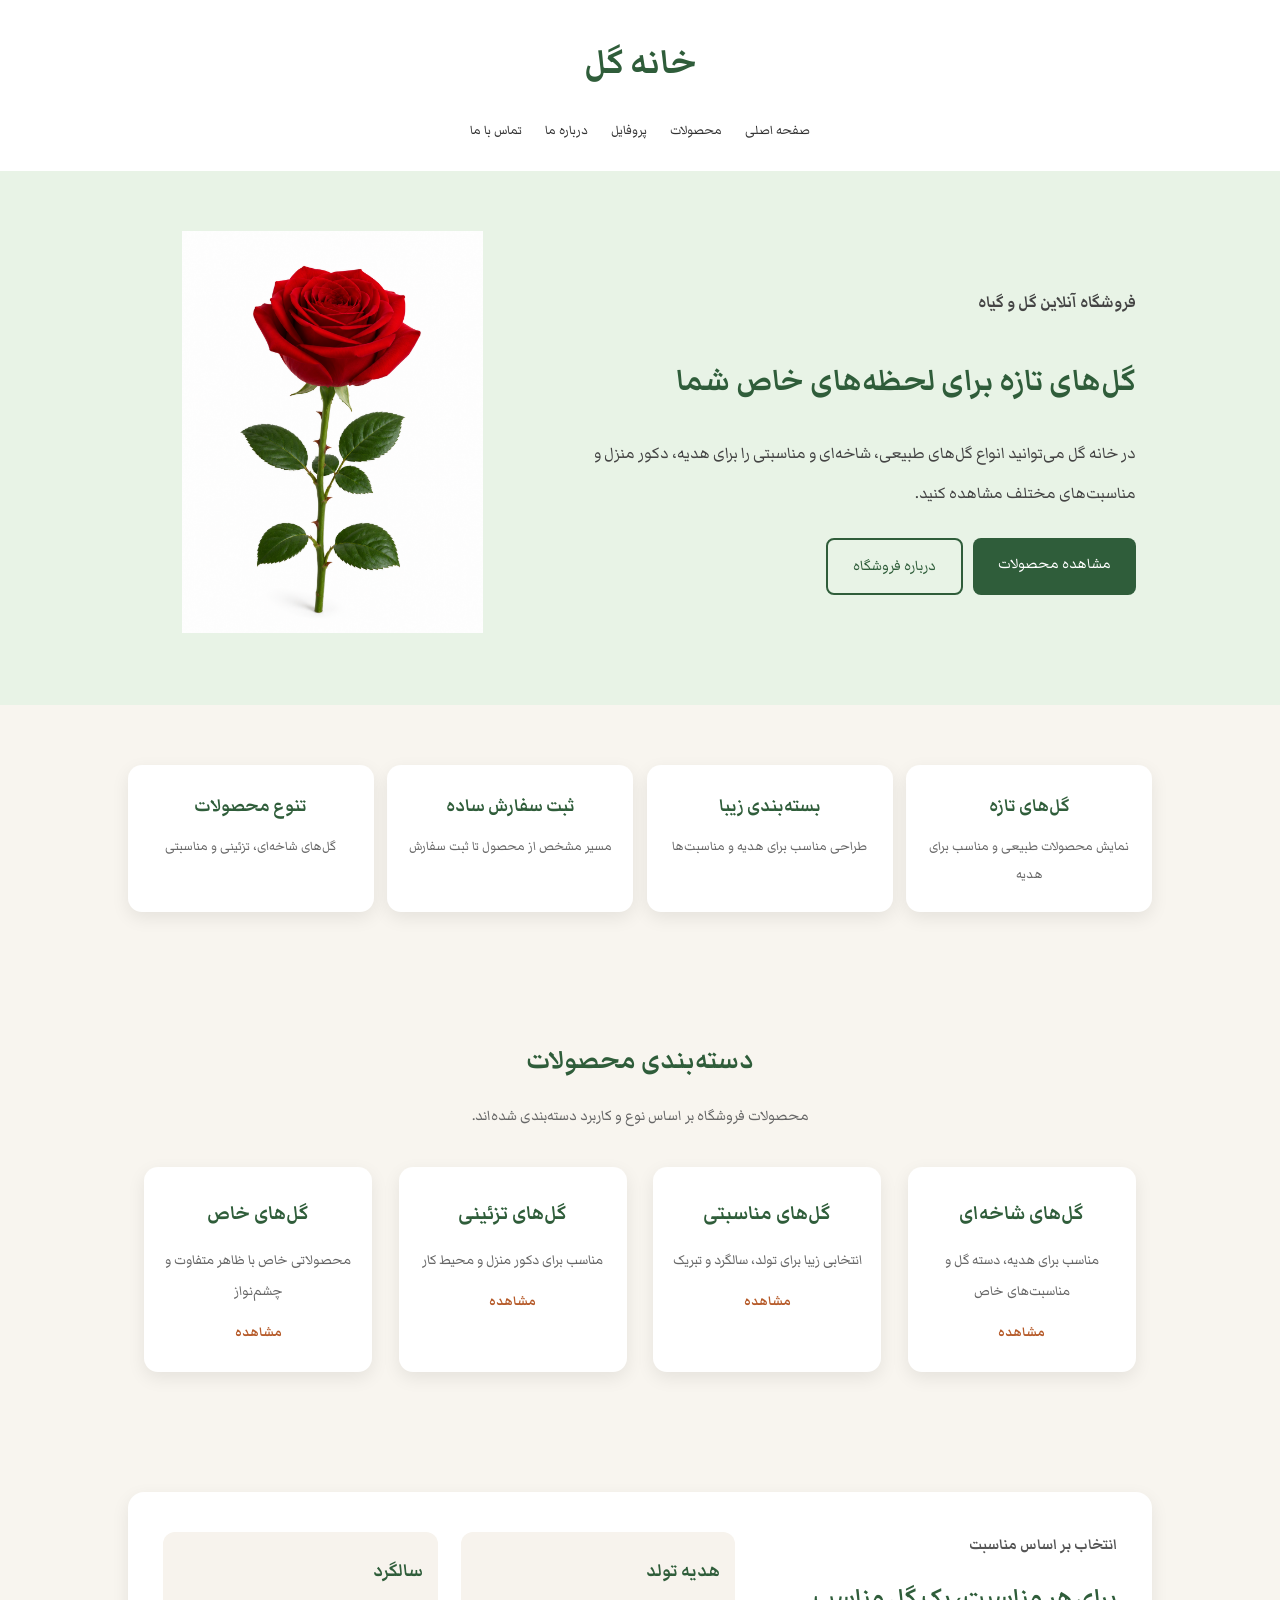
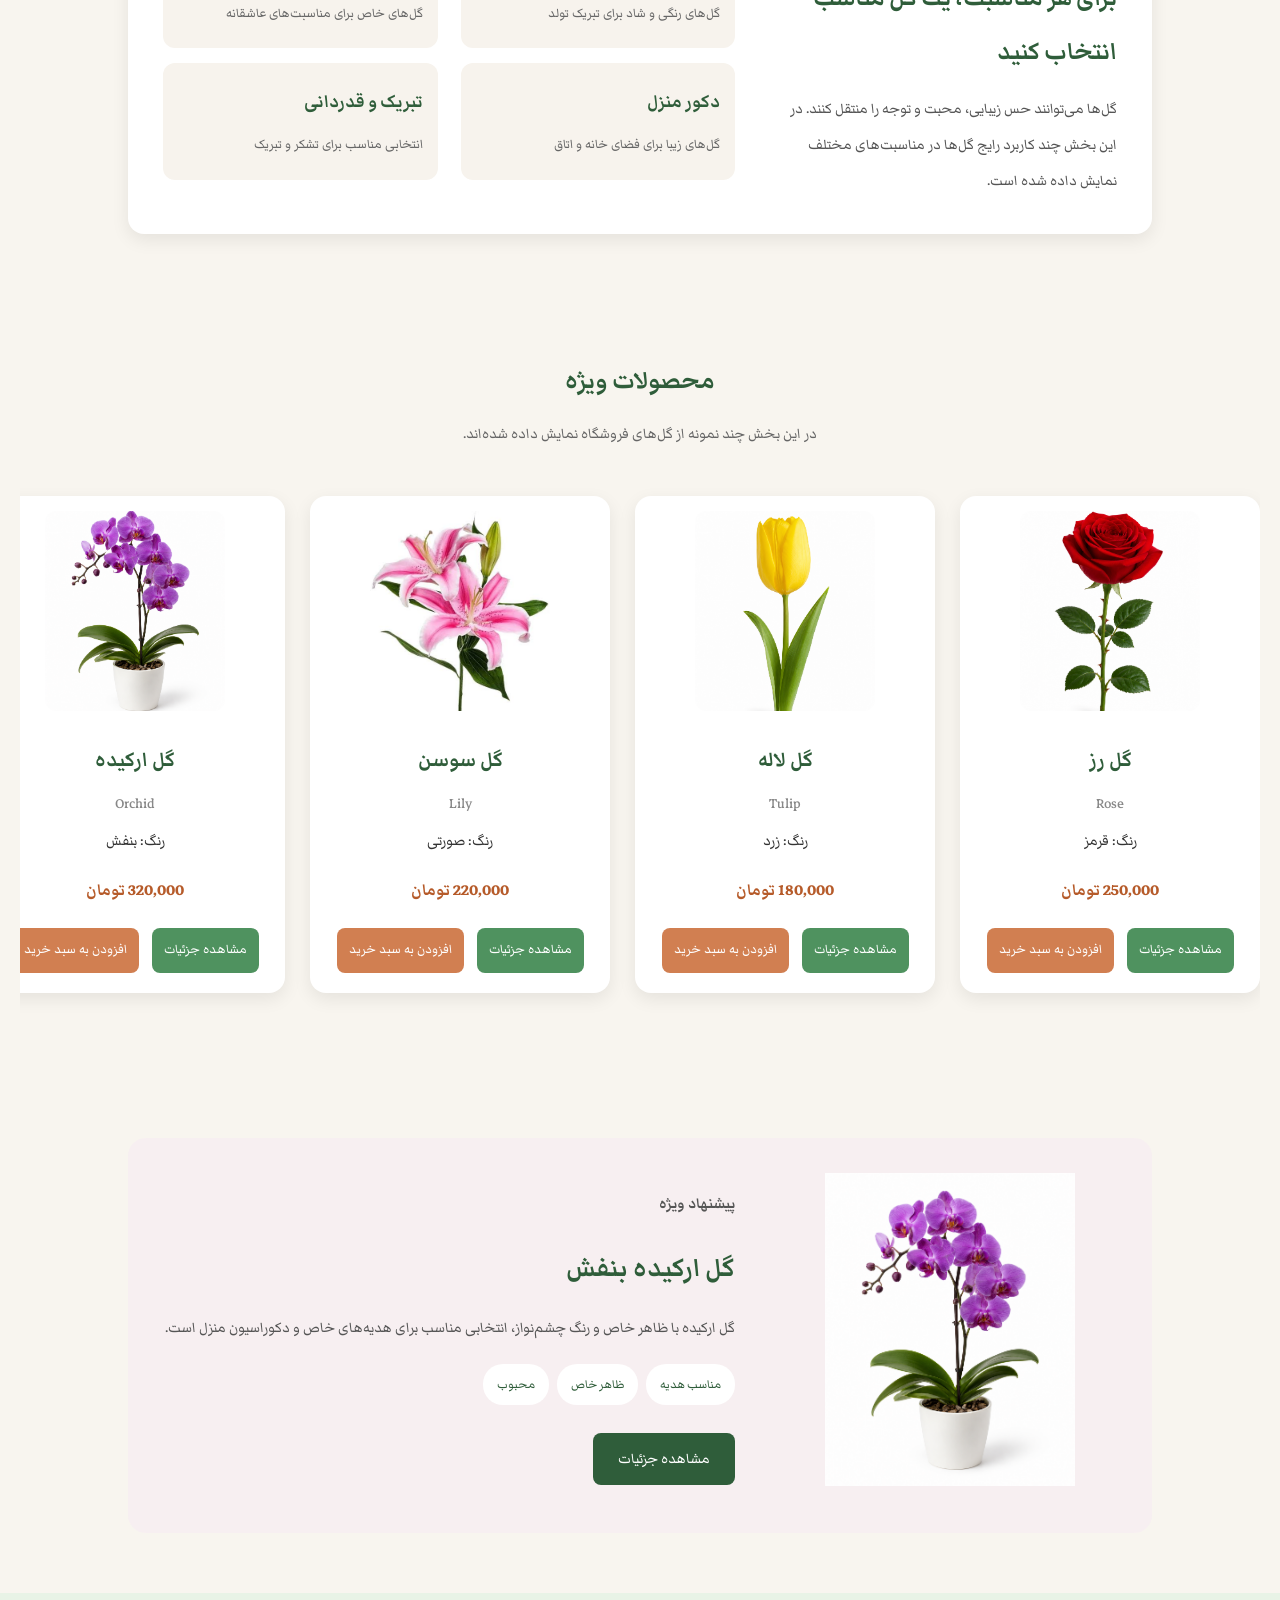
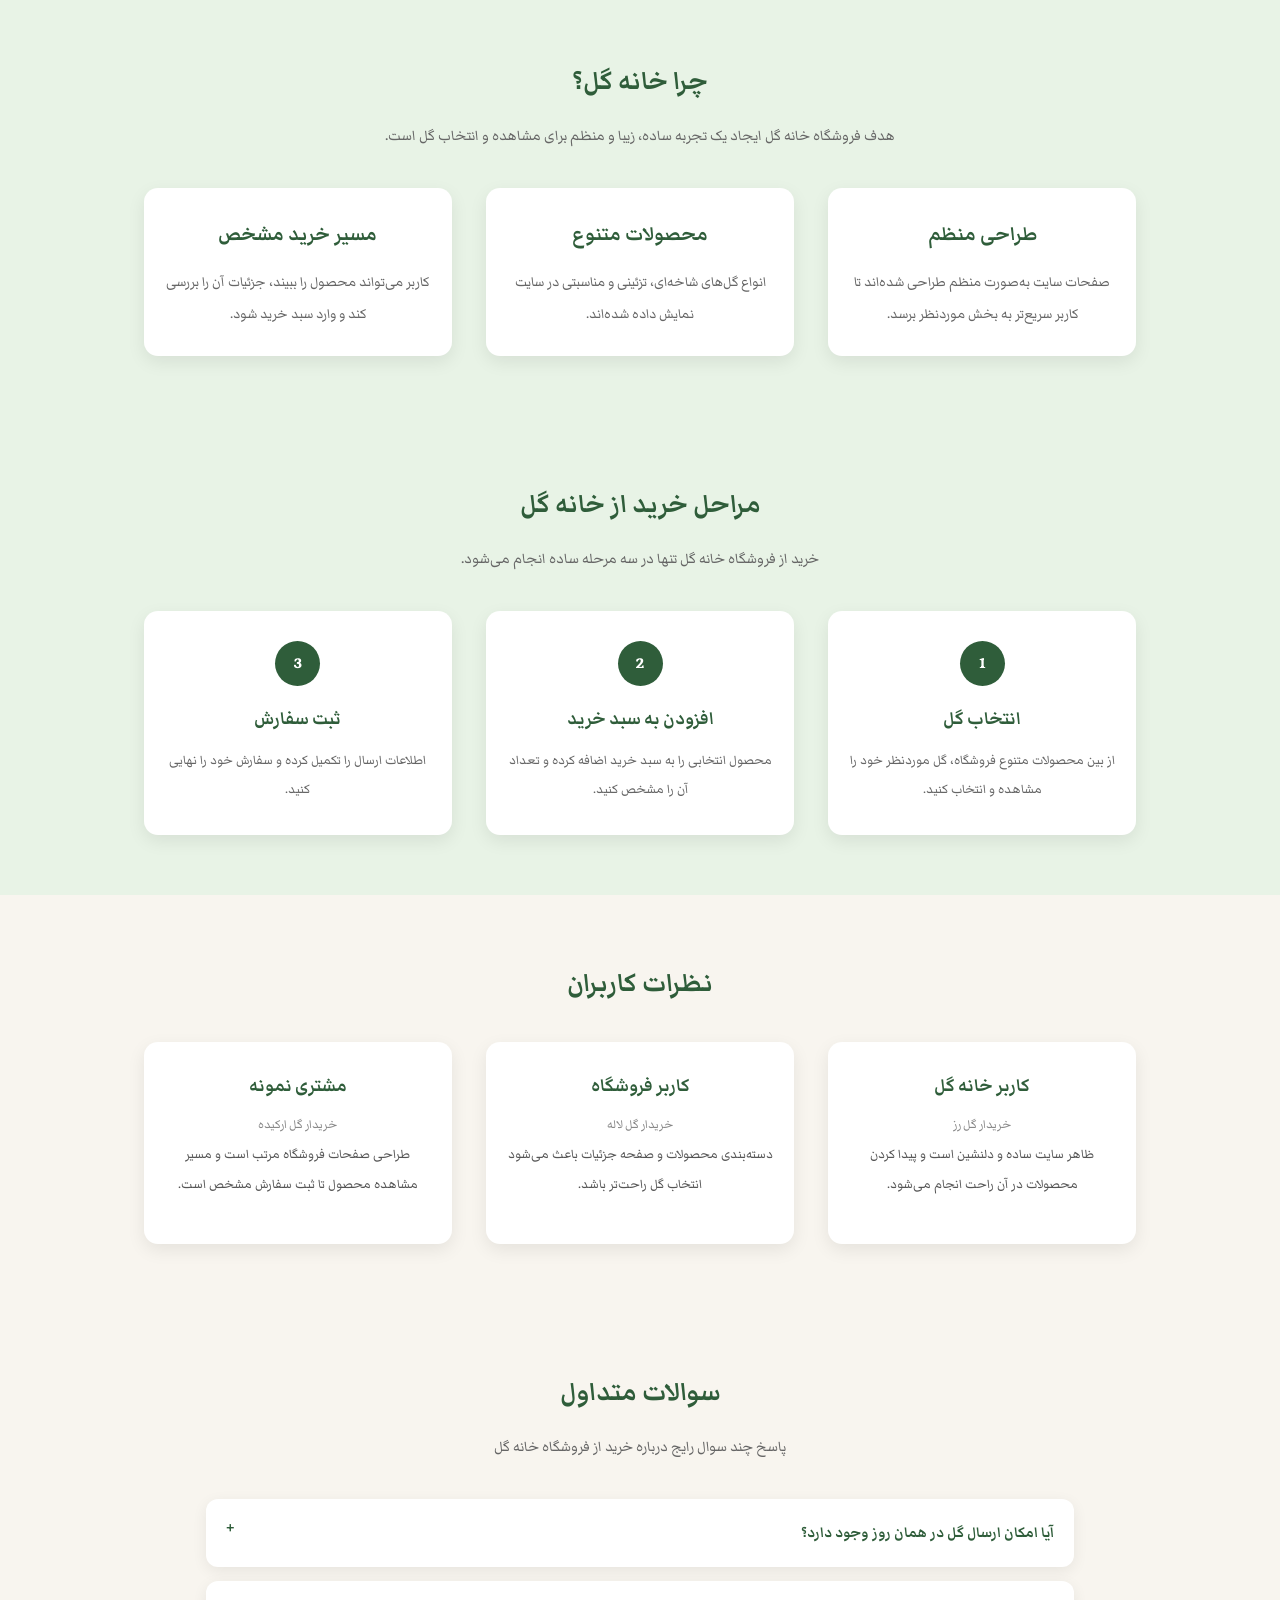
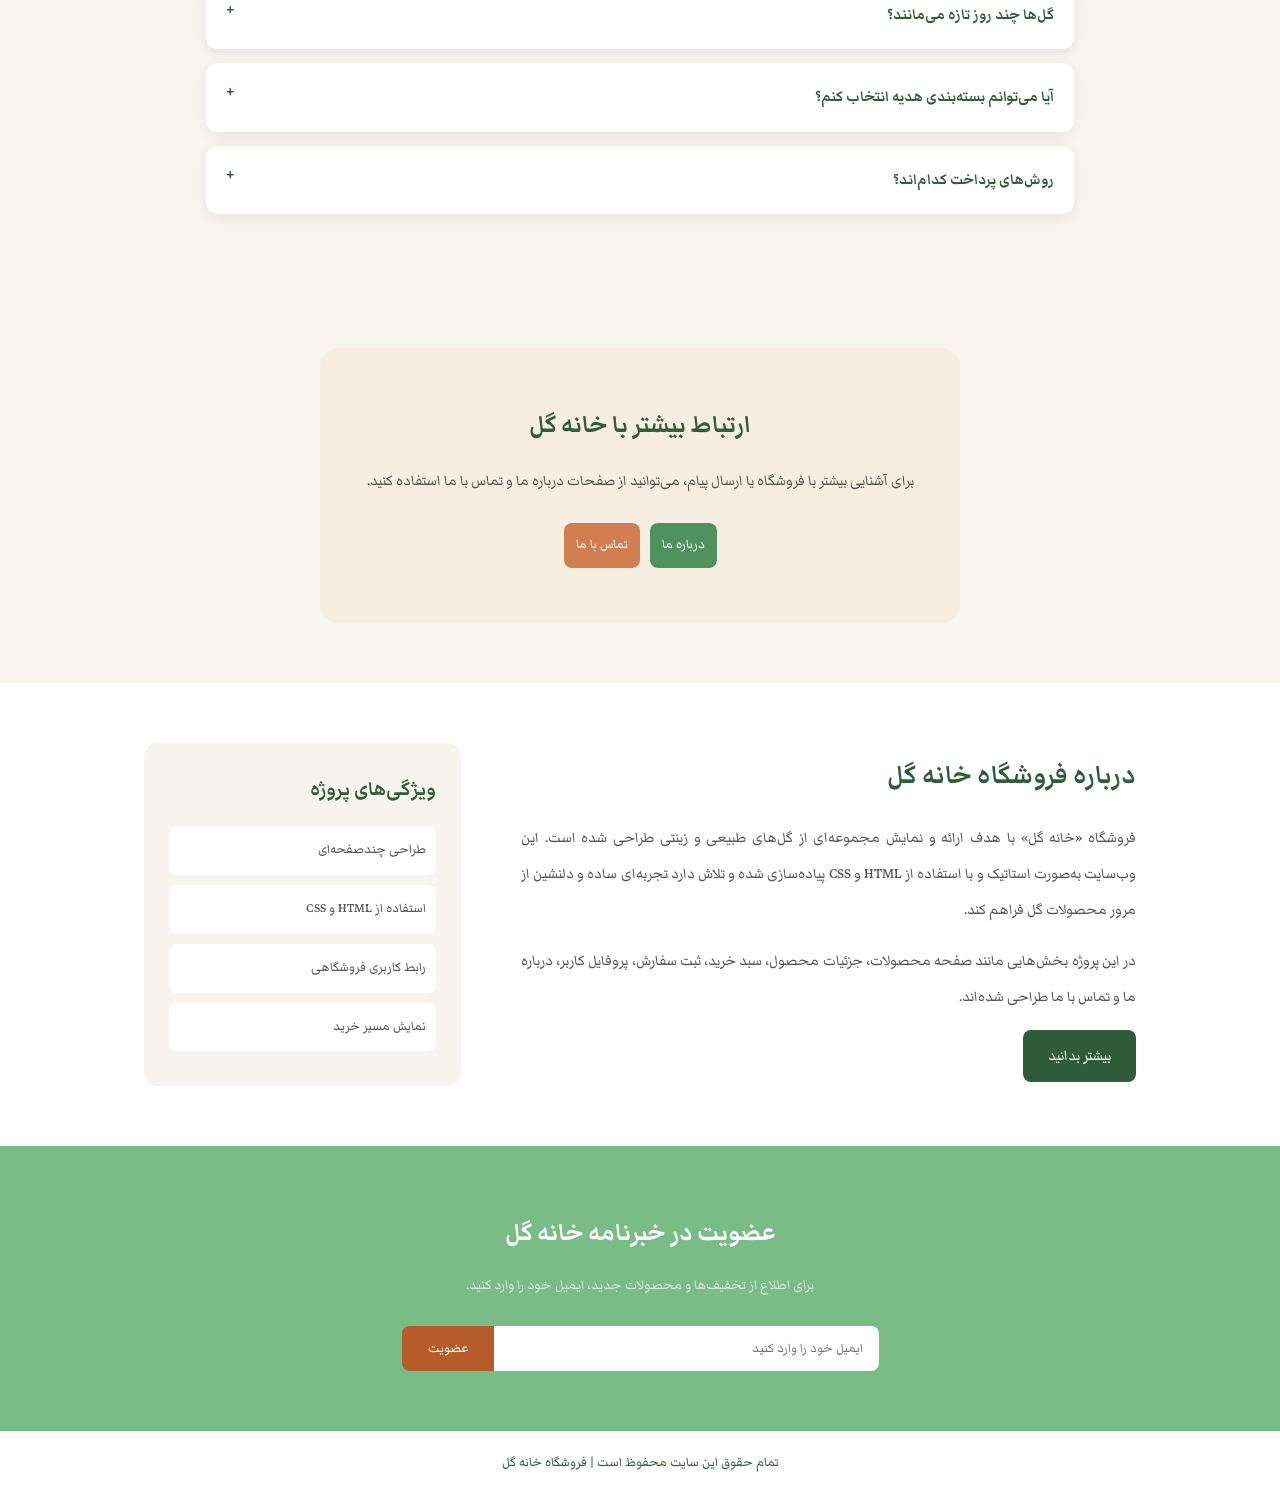
<file: index.html>
<!DOCTYPE html>
<html lang="fa" dir="rtl">

<head>
    <meta charset="UTF-8">
    <meta name="viewport" content="width=device-width, initial-scale=1.0">
    <title>خانه گل</title>

    <link rel="preconnect" href="https://fonts.googleapis.com">
    <link rel="preconnect" href="https://fonts.gstatic.com" crossorigin>
    <link href="https://fonts.googleapis.com/css2?family=Markazi+Text:wght@400..700&display=swap" rel="stylesheet">
    <link rel="stylesheet" href="assets/css/style.css">
</head>

<body>
    <header class="header">
        <h1>خانه گل</h1>

        <nav class="navbar">
            <a href="index.html">صفحه اصلی</a>
            <a href="products.html">محصولات</a>
            <a href="profile.html">پروفایل</a>
            <a href="about.html">درباره ما</a>
            <a href="contact.html">تماس با ما</a>
        </nav>
    </header>



    <!-- شروع محتوای اصلی سایت -->
    <main>

        <!-- شروع بخش معرفی فروشگاه -->
        <section class="hero">

            <div class="hero-content">

                <div class="hero-text">
                    <p class="hero-subtitle">فروشگاه آنلاین گل و گیاه</p>

                    <h2>گل‌های تازه برای لحظه‌های خاص شما</h2>

                    <p>
                        در خانه گل می‌توانید انواع گل‌های طبیعی، شاخه‌ای و مناسبتی را
                        برای هدیه، دکور منزل و مناسبت‌های مختلف مشاهده کنید.
                    </p>

                    <div class="hero-buttons">
                        <a href="products.html" class="hero-btn">مشاهده محصولات</a>
                        <a href="about.html" class="hero-outline-btn">درباره فروشگاه</a>
                    </div>
                </div>

                <div class="hero-image">
                    <img src="assets/imgs/rose.png" alt="گل رز قرمز">
                </div>

            </div>

        </section>
        <!-- پایان بخش معرفی فروشگاه -->

        
        <!-- شروع بخش خدمات فروشگاه -->
        <section class="service-section">

            <div class="service-item">
                <h3>گل‌های تازه</h3>
                <p>نمایش محصولات طبیعی و مناسب برای هدیه</p>
            </div>

            <div class="service-item">
                <h3>بسته‌بندی زیبا</h3>
                <p>طراحی مناسب برای هدیه و مناسبت‌ها</p>
            </div>

            <div class="service-item">
                <h3>ثبت سفارش ساده</h3>
                <p>مسیر مشخص از محصول تا ثبت سفارش</p>
            </div>

            <div class="service-item">
                <h3>تنوع محصولات</h3>
                <p>گل‌های شاخه‌ای، تزئینی و مناسبتی</p>
            </div>

        </section>
        <!-- پایان بخش خدمات فروشگاه -->


        <!-- شروع بخش دسته بندی محصولات -->
        <section class="categories-section">

            <h2>دسته‌بندی محصولات</h2>

            <p class="section-description">
                محصولات فروشگاه بر اساس نوع و کاربرد دسته‌بندی شده‌اند.
            </p>

            <div class="categories-container">

                <div class="category-card">
                    <h3>گل‌های شاخه‌ای</h3>
                    <p>مناسب برای هدیه، دسته گل و مناسبت‌های خاص</p>
                    <a href="products.html">مشاهده</a>
                </div>

                <div class="category-card">
                    <h3>گل‌های مناسبتی</h3>
                    <p>انتخابی زیبا برای تولد، سالگرد و تبریک</p>
                    <a href="products.html">مشاهده</a>
                </div>

                <div class="category-card">
                    <h3>گل‌های تزئینی</h3>
                    <p>مناسب برای دکور منزل و محیط کار</p>
                    <a href="products.html">مشاهده</a>
                </div>

                <div class="category-card">
                    <h3>گل‌های خاص</h3>
                    <p>محصولاتی خاص با ظاهر متفاوت و چشم‌نواز</p>
                    <a href="products.html">مشاهده</a>
                </div>

            </div>

        </section>
        <!-- پایان بخش دسته بندی محصولات -->


        <!-- شروع بخش مناسبت ها -->
        <section class="occasion-section">

            <div class="occasion-text">
                <p class="small-title">انتخاب بر اساس مناسبت</p>

                <h2>برای هر مناسبت، یک گل مناسب انتخاب کنید</h2>

                <p>
                    گل‌ها می‌توانند حس زیبایی، محبت و توجه را منتقل کنند.
                    در این بخش چند کاربرد رایج گل‌ها در مناسبت‌های مختلف نمایش داده شده است.
                </p>
            </div>

            <div class="occasion-cards">

                <div class="occasion-card">
                    <h3>هدیه تولد</h3>
                    <p>گل‌های رنگی و شاد برای تبریک تولد</p>
                </div>

                <div class="occasion-card">
                    <h3>سالگرد</h3>
                    <p>گل‌های خاص برای مناسبت‌های عاشقانه</p>
                </div>

                <div class="occasion-card">
                    <h3>دکور منزل</h3>
                    <p>گل‌های زیبا برای فضای خانه و اتاق</p>
                </div>

                <div class="occasion-card">
                    <h3>تبریک و قدردانی</h3>
                    <p>انتخابی مناسب برای تشکر و تبریک</p>
                </div>

            </div>

        </section>
        <!-- پایان بخش مناسبت ها -->

        <!-- شروع بخش محصولات -->
        <section id="products" class="products-section">

            <h2>محصولات ویژه</h2>
            <p class="section-description">
                در این بخش چند نمونه از گل‌های فروشگاه نمایش داده شده‌اند.
            </p>


            <!-- شروع ظرف اسکرول محصولات -->
            <div class="products-scroll-box">

                <!-- شروع ظرف کارت‌ های محصول -->
                <div class="products-container home-products-container">

                    <!-- شروع کارت محصول گل رز -->
                    <div class="product-card">
                        <img src="assets/imgs/rose.png" alt="گل رز">
                        <h3>گل رز</h3>
                        <p class="english-name">Rose</p>
                        <p>رنگ: قرمز</p>
                        <span class="price">250,000 تومان</span>

                        <a href="product-details.html#rose" class="btn">مشاهده جزئیات</a>
                        <a href="cart.html" class="btn btn-cart">افزودن به سبد خرید</a>
                    </div>
                    <!-- پایان کارت محصول گل رز -->


                    <!-- شروع کارت محصول گل لاله -->
                    <div class="product-card">
                        <img src="assets/imgs/tulip.png" alt="گل لاله">
                        <h3>گل لاله</h3>
                        <p class="english-name">Tulip</p>
                        <p>رنگ: زرد</p>
                        <span class="price">180,000 تومان</span>

                        <a href="product-details.html#tulip" class="btn">مشاهده جزئیات</a>
                        <a href="cart.html" class="btn btn-cart">افزودن به سبد خرید</a>
                    </div>
                    <!-- پایان کارت محصول گل لاله -->


                    <!-- شروع کارت محصول گل سوسن -->
                    <div class="product-card">
                        <img src="assets/imgs/lily.jpg" alt="گل سوسن">
                        <h3>گل سوسن</h3>
                        <p class="english-name">Lily</p>
                        <p>رنگ: صورتی</p>
                        <span class="price">220,000 تومان</span>

                        <a href="product-details.html#lily" class="btn">مشاهده جزئیات</a>
                        <a href="cart.html" class="btn btn-cart">افزودن به سبد خرید</a>
                    </div>
                    <!-- پایان کارت محصول گل سوسن -->


                    <!-- شروع کارت محصول گل ارکیده -->
                    <div class="product-card">
                        <img src="assets/imgs/orchid.png" alt="گل ارکیده">
                        <h3>گل ارکیده</h3>
                        <p class="english-name">Orchid</p>
                        <p>رنگ: بنفش</p>
                        <span class="price">320,000 تومان</span>

                        <a href="product-details.html#orchid" class="btn">مشاهده جزئیات</a>
                        <a href="cart.html" class="btn btn-cart">افزودن به سبد خرید</a>
                    </div>
                    <!-- پایان کارت محصول گل ارکیده -->


                    <!-- شروع کارت محصول گل نرگس -->
                    <div class="product-card">
                        <img src="assets/imgs/daffodil.png" alt="گل نرگس">
                        <h3>گل نرگس</h3>
                        <p class="english-name">Daffodil</p>
                        <p>رنگ: سفید و زرد</p>
                        <span class="price">140,000 تومان</span>

                        <a href="product-details.html#daffodil" class="btn">مشاهده جزئیات</a>
                        <a href="cart.html" class="btn btn-cart">افزودن به سبد خرید</a>
                    </div>
                    <!-- پایان کارت محصول گل نرگس -->


                    <!-- شروع دکمه مشاهده همه محصولات داخل اسکرول -->
                    <div class="view-all-card">
                        <a href="products.html" class="hero-btn">مشاهده همه </a>
                    </div>
                    <!-- پایان دکمه مشاهده همه محصولات داخل اسکرول -->

                </div>
                <!-- پایان ظرف کارت‌ های محصول -->
            
            </div>
            <!-- پایان ظرف اسکرول محصولات -->

        </section>
        <!-- پایان بخش محصولات -->

        <!-- شروع بخش پیشنهاد ویژه -->
        <section class="special-offer-section">

            <div class="special-offer-image">
                <img src="assets/imgs/orchid.png" alt="گل ارکیده">
            </div>

            <div class="special-offer-text">
                <p class="small-title">پیشنهاد ویژه</p>

                <h2>گل ارکیده بنفش</h2>

                <p>
                    گل ارکیده با ظاهر خاص و رنگ چشم‌نواز، انتخابی مناسب برای هدیه‌های خاص
                    و دکوراسیون منزل است.
                </p>

                <div class="special-offer-info">
                    <span>مناسب هدیه</span>
                    <span>ظاهر خاص</span>
                    <span>محبوب</span>
                </div>

                <a href="product-details.html#orchid" class="hero-btn">مشاهده جزئیات</a>
            </div>

        </section>
        <!-- پایان بخش پیشنهاد ویژه -->

        <!-- شروع بخش مزایای فروشگاه -->
        <section class="advantages-section">

            <h2>چرا خانه گل؟</h2>

            <p class="section-description">
                هدف فروشگاه خانه گل ایجاد یک تجربه ساده، زیبا و منظم برای مشاهده و انتخاب گل است.
            </p>

            <div class="advantages-container">

                <div class="advantage-card">
                    <h3>طراحی منظم</h3>
                    <p>صفحات سایت به‌صورت منظم طراحی شده‌اند تا کاربر سریع‌تر به بخش موردنظر برسد.</p>
                </div>

                <div class="advantage-card">
                    <h3>محصولات متنوع</h3>
                    <p>انواع گل‌های شاخه‌ای، تزئینی و مناسبتی در سایت نمایش داده شده‌اند.</p>
                </div>

                <div class="advantage-card">
                    <h3>مسیر خرید مشخص</h3>
                    <p>کاربر می‌تواند محصول را ببیند، جزئیات آن را بررسی کند و وارد سبد خرید شود.</p>
                </div>

            </div>

        </section>
        <!-- پایان بخش مزایای فروشگاه -->


        <!-- شروع بخش مراحل خرید -->
        <section class="steps-section">

            <h2>مراحل خرید از خانه گل</h2>

            <p class="section-description">
                خرید از فروشگاه خانه گل تنها در سه مرحله ساده انجام می‌شود.
            </p>

            <div class="steps-container">

                <div class="step-card">
                    <span>1</span>
                    <h3>انتخاب گل</h3>
                    <p>از بین محصولات متنوع فروشگاه، گل موردنظر خود را مشاهده و انتخاب کنید.</p>
                </div>

                <div class="step-card">
                    <span>2</span>
                    <h3>افزودن به سبد خرید</h3>
                    <p>محصول انتخابی را به سبد خرید اضافه کرده و تعداد آن را مشخص کنید.</p>
                </div>

                <div class="step-card">
                    <span>3</span>
                    <h3>ثبت سفارش</h3>
                    <p>اطلاعات ارسال را تکمیل کرده و سفارش خود را نهایی کنید.</p>
                </div>

            </div>

        </section>
        <!-- پایان بخش مراحل خرید -->


        <!-- شروع بخش نظرات کاربران -->
        <section class="reviews-section">

            <h2>نظرات کاربران</h2>

            <div class="reviews-container">

                <div class="review-card">
                    
                    <h3>کاربر خانه گل</h3>

                    <span>خریدار گل رز</span>

                    <p>
                        ظاهر سایت ساده و دلنشین است و پیدا کردن محصولات در آن راحت انجام می‌شود.
                    </p>
                </div>

                <div class="review-card">
                    
                    <h3>کاربر فروشگاه</h3>
                    <span>خریدار گل لاله</span>

                    <p>
                        دسته‌بندی محصولات و صفحه جزئیات باعث می‌شود انتخاب گل راحت‌تر باشد.
                    </p>
                </div>

                <div class="review-card">

                    <h3>مشتری نمونه</h3>
                    <span>خریدار گل ارکیده</span>

                    <p>
                        طراحی صفحات فروشگاه مرتب است و مسیر مشاهده محصول تا ثبت سفارش مشخص است.
                    </p>
                </div>

            </div>

        </section>
        <!-- پایان بخش نظرات کاربران -->


        <!-- شروع بخش سوالات متداول -->
        <section class="faq-section">

            <h2>سوالات متداول</h2>

            <p class="section-description">
                پاسخ چند سوال رایج درباره خرید از فروشگاه خانه گل
            </p>

            <div class="faq-list">

                <details class="faq-item">
                    <summary>آیا امکان ارسال گل در همان روز وجود دارد؟</summary>
                    <p>برای سفارش‌هایی که تا قبل از ظهر ثبت شوند، امکان ارسال در همان روز در نظر گرفته شده است.</p>
                </details>

                <details class="faq-item">
                    <summary>گل‌ها چند روز تازه می‌مانند؟</summary>
                    <p>با رعایت نکاتی مانند تعویض آب و نور مناسب، گل‌های طبیعی معمولاً چند روز تازه می‌مانند. راهنمای نگهداری در صفحه هر محصول موجود است.</p>
                </details>

                <details class="faq-item">
                    <summary>آیا می‌توانم بسته‌بندی هدیه انتخاب کنم؟</summary>
                    <p>بله، در مرحله ثبت سفارش می‌توانید از میان چند نوع بسته‌بندی از جمله بسته‌بندی هدیه انتخاب کنید.</p>
                </details>

                <details class="faq-item">
                    <summary>روش‌های پرداخت کدام‌اند؟</summary>
                    <p>در صفحه ثبت سفارش امکان انتخاب پرداخت آنلاین یا پرداخت در محل وجود دارد.</p>
                </details>

            </div>

        </section>
        <!-- پایان بخش سوالات متداول -->


        <!-- شروع بخش ارتباط بیشتر -->
        <section class="home-links-section">

            <h2>ارتباط بیشتر با خانه گل</h2>

            <p>
                برای آشنایی بیشتر با فروشگاه یا ارسال پیام، می‌توانید از صفحات درباره ما و تماس با ما استفاده کنید.
            </p>

            <div class="home-links-buttons">
                <a href="about.html" class="btn">درباره ما</a>
                <a href="contact.html" class="btn btn-cart">تماس با ما</a>
            </div>

        </section>
        <!-- پایان بخش ارتباط بیشتر --> 


        <!-- شروع بخش درباره فروشگاه -->
        <section id="about" class="home-about-section">

            <div class="home-about-content">

                <div class="home-about-text">
                    <h2>درباره فروشگاه خانه گل</h2>

                    <p>
                        فروشگاه «خانه گل» با هدف ارائه و نمایش مجموعه‌ای از گل‌های طبیعی و زینتی
                        طراحی شده است. این وب‌سایت به‌صورت استاتیک و با استفاده از HTML و CSS
                        پیاده‌سازی شده و تلاش دارد تجربه‌ای ساده و دلنشین از مرور محصولات گل فراهم کند.
                    </p>

                    <p>
                        در این پروژه بخش‌هایی مانند صفحه محصولات، جزئیات محصول، سبد خرید،
                        ثبت سفارش، پروفایل کاربر، درباره ما و تماس با ما طراحی شده‌اند.
                    </p>

                    <a href="about.html" class="hero-btn">بیشتر بدانید</a>
                </div>

                <div class="home-about-box">
                    <h3>ویژگی‌های پروژه</h3>

                    <p>طراحی چندصفحه‌ای</p>
                    <p>استفاده از HTML و CSS</p>
                    <p>رابط کاربری فروشگاهی</p>
                    <p>نمایش مسیر خرید</p>
                </div>

            </div>

        </section>
        <!-- پایان بخش درباره فروشگاه -->


        <!-- شروع بخش خبرنامه -->
        <section class="newsletter-section">

            <div class="newsletter-content">

                <h2>عضویت در خبرنامه خانه گل</h2>

                <p>برای اطلاع از تخفیف‌ها و محصولات جدید، ایمیل خود را وارد کنید.</p>

                <form class="newsletter-form" action="#" method="get">
                    <label for="newsletter-email" class="visually-hidden">ایمیل</label>
                    <input type="email" id="newsletter-email" name="newsletter-email" placeholder="ایمیل خود را وارد کنید" required>
                    <button type="submit">عضویت</button>
                </form>

            </div>

        </section>
        <!-- پایان بخش خبرنامه -->


    </main>
    <!-- پایان محتوای اصلی سایت -->


    <footer class="footer">
        <p>تمام حقوق این سایت محفوظ است | فروشگاه خانه گل</p>
    </footer>

</body>

</html>
</file>
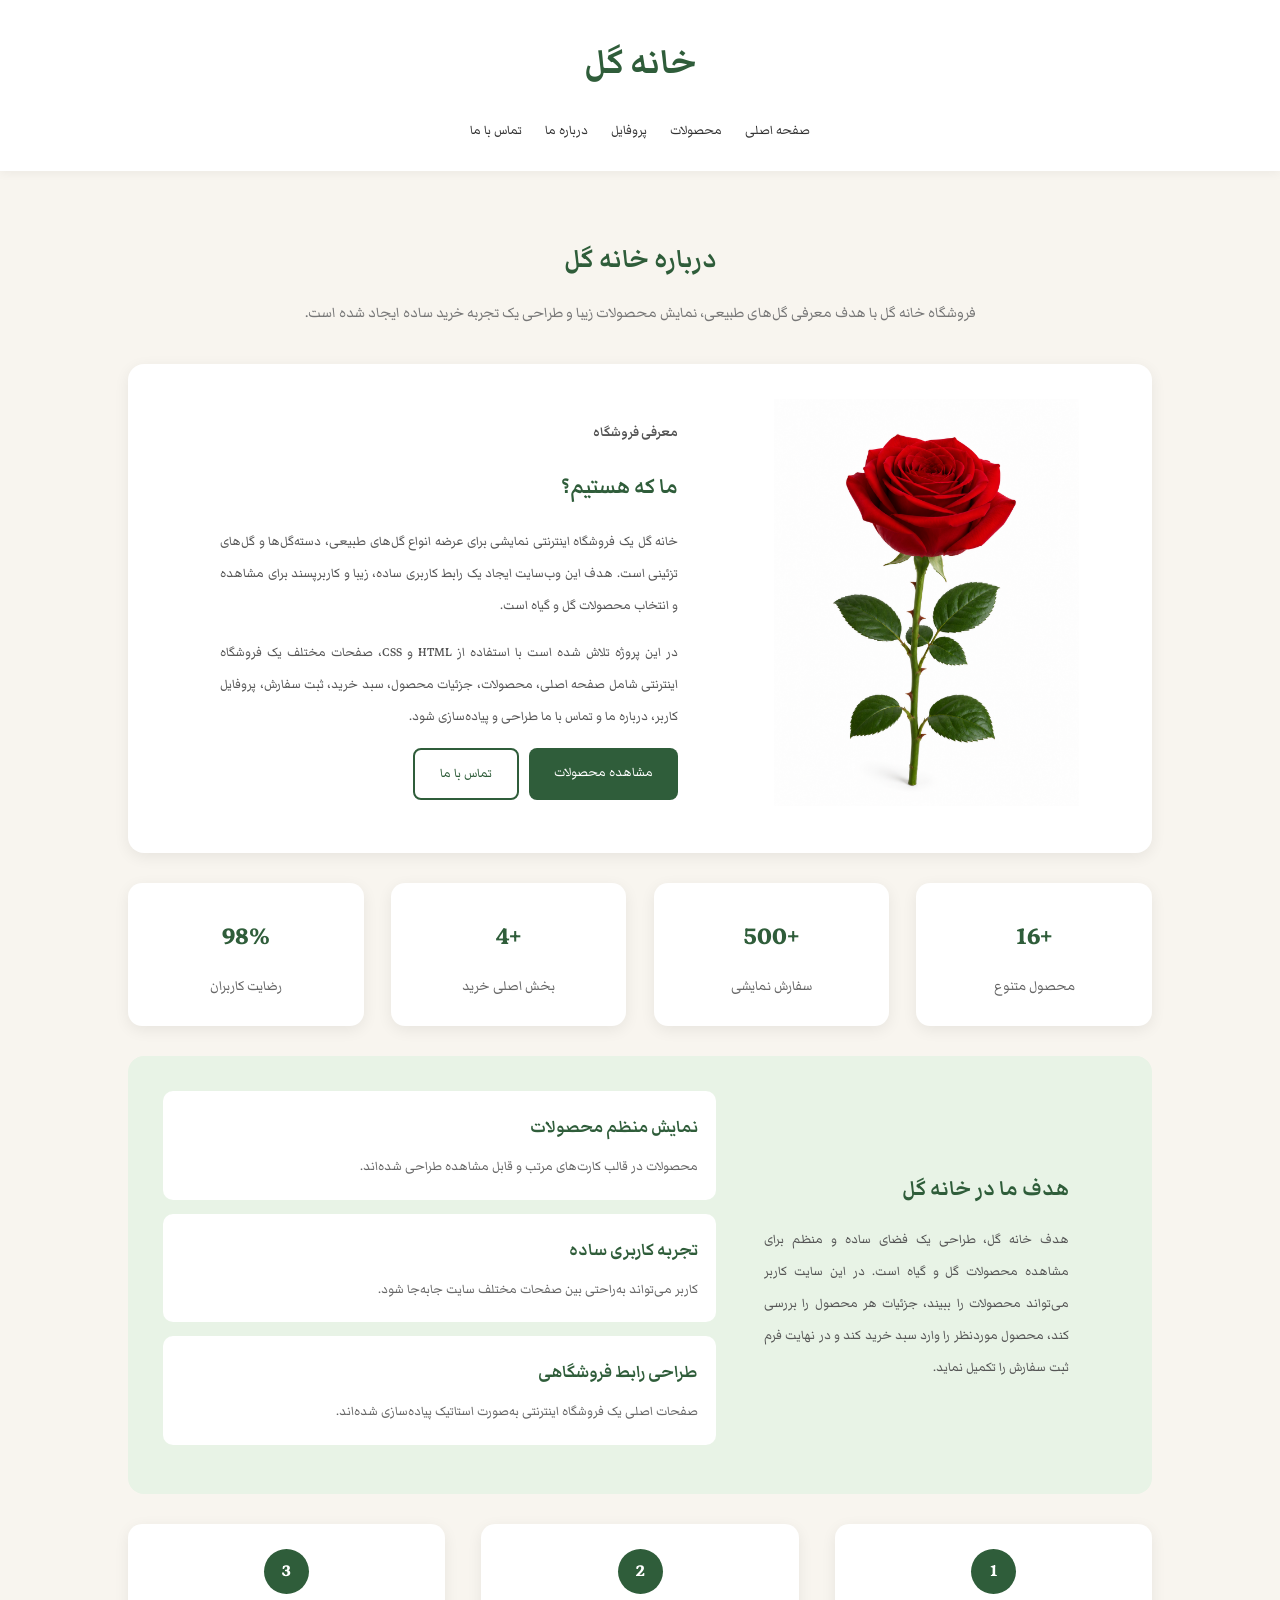
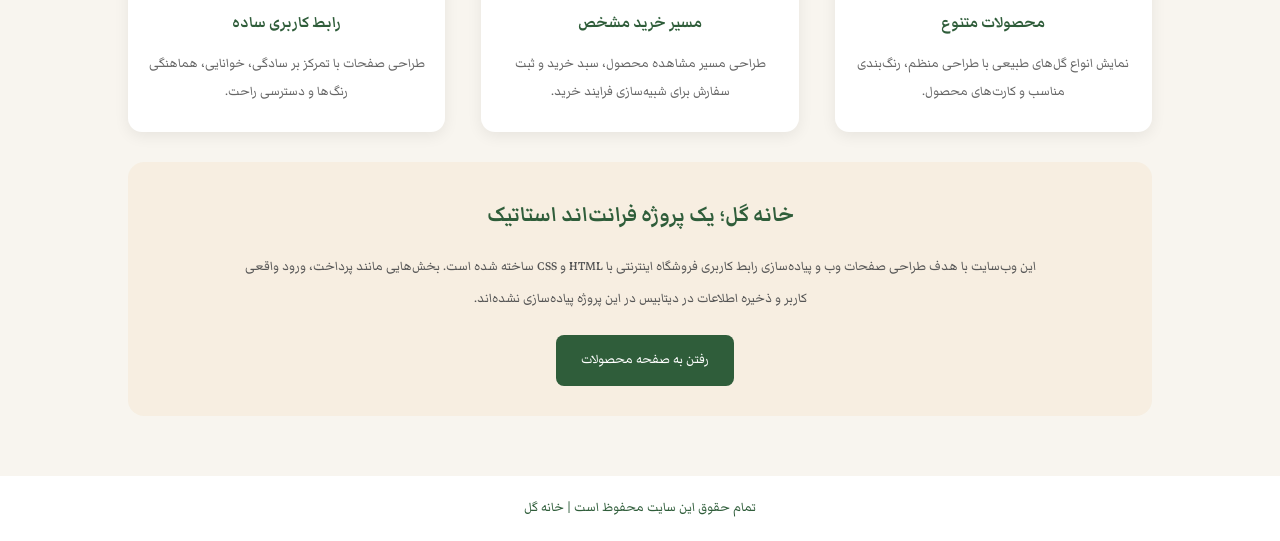
<file: about.html>
<!DOCTYPE html>
<html lang="fa" dir="rtl">

<head>
    <meta charset="UTF-8">
    <meta name="viewport" content="width=device-width, initial-scale=1.0">
    <title>درباره ما | خانه گل</title>

    <link rel="preconnect" href="https://fonts.googleapis.com">
    <link rel="preconnect" href="https://fonts.gstatic.com" crossorigin>
    <link href="https://fonts.googleapis.com/css2?family=Markazi+Text:wght@400..700&display=swap" rel="stylesheet">
    <link rel="stylesheet" href="assets/css/style.css">
</head>

<body>

    <!-- start header -->
    <header class="header">
        <h1>خانه گل</h1>

        <nav class="navbar">
            <a href="index.html">صفحه اصلی</a>
            <a href="products.html">محصولات</a>
            <a href="profile.html">پروفایل</a>
            <a href="about.html">درباره ما</a>
            <a href="contact.html">تماس با ما</a>
        </nav>
    </header>
    <!-- end header -->


    <!-- start about page -->
    <main>

        <section class="about-section">

            <h2>درباره خانه گل</h2>

            <p class="about-description">
                فروشگاه خانه گل با هدف معرفی گل‌های طبیعی، نمایش محصولات زیبا و طراحی یک تجربه خرید ساده ایجاد شده است.
            </p>


            <!-- start about content -->
            <div class="about-content">

                <div class="about-image">
                    <img src="assets/imgs/rose.png" alt="فروشگاه خانه گل">
                </div>

                <div class="about-text">

                    <p class="about-small-title">معرفی فروشگاه</p>

                    <h3>ما که هستیم؟</h3>

                    <p>
                        خانه گل یک فروشگاه اینترنتی نمایشی برای عرضه انواع گل‌های طبیعی،
                        دسته‌گل‌ها و گل‌های تزئینی است. هدف این وب‌سایت ایجاد یک رابط
                        کاربری ساده، زیبا و کاربرپسند برای مشاهده و انتخاب محصولات گل و گیاه است.
                    </p>

                    <p>
                        در این پروژه تلاش شده است با استفاده از HTML و CSS، صفحات مختلف
                        یک فروشگاه اینترنتی شامل صفحه اصلی، محصولات، جزئیات محصول، سبد خرید،
                        ثبت سفارش، پروفایل کاربر، درباره ما و تماس با ما طراحی و پیاده‌سازی شود.
                    </p>

                    <div class="about-buttons">
                        <a href="products.html" class="about-btn">مشاهده محصولات</a>
                        <a href="contact.html" class="about-outline-btn">تماس با ما</a>
                    </div>

                </div>

            </div>
            <!-- end about content -->


            <!-- start about stats -->
            <div class="about-stats">

                <div class="about-stat-card">
                    <h3>+16</h3>
                    <p>محصول متنوع</p>
                </div>

                <div class="about-stat-card">
                    <h3>+500</h3>
                    <p>سفارش نمایشی</p>
                </div>

                <div class="about-stat-card">
                    <h3>+4</h3>
                    <p>بخش اصلی خرید</p>
                </div>

                <div class="about-stat-card">
                    <h3>98%</h3>
                    <p>رضایت کاربران</p>
                </div>

            </div>
            <!-- end about stats -->


            <!-- start goals section -->
            <div class="about-goals">

                <div class="about-goals-text">
                    <h3>هدف ما در خانه گل</h3>

                    <p>
                        هدف خانه گل، طراحی یک فضای ساده و منظم برای مشاهده محصولات گل و گیاه است.
                        در این سایت کاربر می‌تواند محصولات را ببیند، جزئیات هر محصول را بررسی کند،
                        محصول موردنظر را وارد سبد خرید کند و در نهایت فرم ثبت سفارش را تکمیل نماید.
                    </p>
                </div>

                <div class="about-goals-list">

                    <div class="about-goal-item">
                        <h4>نمایش منظم محصولات</h4>
                        <p>محصولات در قالب کارت‌های مرتب و قابل مشاهده طراحی شده‌اند.</p>
                    </div>

                    <div class="about-goal-item">
                        <h4>تجربه کاربری ساده</h4>
                        <p>کاربر می‌تواند به‌راحتی بین صفحات مختلف سایت جابه‌جا شود.</p>
                    </div>

                    <div class="about-goal-item">
                        <h4>طراحی رابط فروشگاهی</h4>
                        <p>صفحات اصلی یک فروشگاه اینترنتی به‌صورت استاتیک پیاده‌سازی شده‌اند.</p>
                    </div>

                </div>

            </div>
            <!-- end goals section -->


            <!-- start about features -->
            <div class="about-features">

                <div class="about-feature-card">
                    <span>1</span>
                    <h3>محصولات متنوع</h3>
                    <p>نمایش انواع گل‌های طبیعی با طراحی منظم، رنگ‌بندی مناسب و کارت‌های محصول.</p>
                </div>

                <div class="about-feature-card">
                    <span>2</span>
                    <h3>مسیر خرید مشخص</h3>
                    <p>طراحی مسیر مشاهده محصول، سبد خرید و ثبت سفارش برای شبیه‌سازی فرایند خرید.</p>
                </div>

                <div class="about-feature-card">
                    <span>3</span>
                    <h3>رابط کاربری ساده</h3>
                    <p>طراحی صفحات با تمرکز بر سادگی، خوانایی، هماهنگی رنگ‌ها و دسترسی راحت.</p>
                </div>

            </div>
            <!-- end about features -->


            <!-- start about final box -->
            <div class="about-final-box">

                <h3>خانه گل؛ یک پروژه فرانت‌اند استاتیک</h3>

                <p>
                    این وب‌سایت با هدف طراحی صفحات وب و پیاده‌سازی رابط کاربری
                    فروشگاه اینترنتی با HTML و CSS ساخته شده است. بخش‌هایی مانند پرداخت،
                    ورود واقعی کاربر و ذخیره اطلاعات در دیتابیس در این پروژه پیاده‌سازی نشده‌اند.
                </p>

                <a href="products.html" class="about-btn">رفتن به صفحه محصولات</a>

            </div>
            <!-- end about final box -->

        </section>

    </main>
    <!-- end about page -->


    <!-- start footer -->
    <footer class="footer">
        <p>تمام حقوق این سایت محفوظ است | خانه گل</p>
    </footer>
    <!-- end footer -->

</body>

</html>
</file>
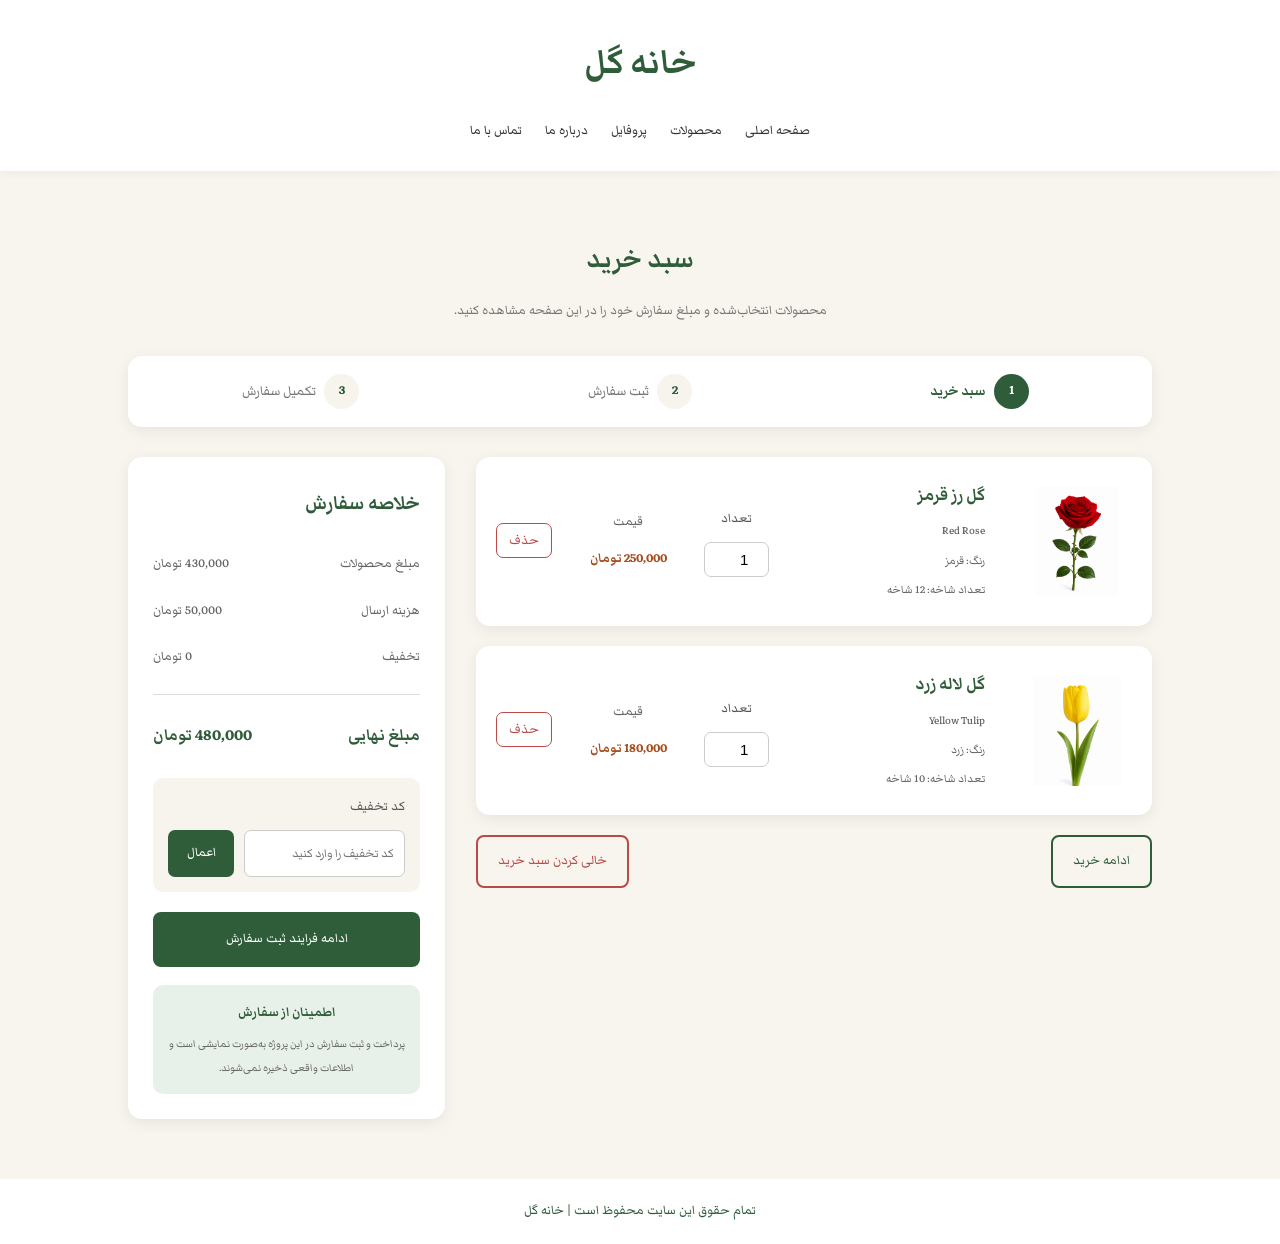
<file: cart.html>
<!DOCTYPE html>
<html lang="fa" dir="rtl">

<head>
    <meta charset="UTF-8">
    <meta name="viewport" content="width=device-width, initial-scale=1.0">
    <title>سبد خرید | خانه گل</title>

    <link rel="preconnect" href="https://fonts.googleapis.com">
    <link rel="preconnect" href="https://fonts.gstatic.com" crossorigin>
    <link href="https://fonts.googleapis.com/css2?family=Markazi+Text:wght@400..700&display=swap" rel="stylesheet">
    <link rel="stylesheet" href="assets/css/style.css">
</head>

<body>

    <!-- start header -->
    <header class="header">
        <h1>خانه گل</h1>

        <nav class="navbar">
            <a href="index.html">صفحه اصلی</a>
            <a href="products.html">محصولات</a>
            <a href="profile.html">پروفایل</a>
            <a href="about.html">درباره ما</a>
            <a href="contact.html">تماس با ما</a>
        </nav>
    </header>
    <!-- end header -->


    <!-- start cart page -->
    <main>

        <section class="cart-section">

            <h2>سبد خرید</h2>

            <p class="cart-description">
                محصولات انتخاب‌شده و مبلغ سفارش خود را در این صفحه مشاهده کنید.
            </p>


            <!-- start checkout steps -->
            <div class="cart-steps">

                <div class="cart-step active-step">
                    <span>1</span>
                    <p>سبد خرید</p>
                </div>

                <div class="cart-step">
                    <span>2</span>
                    <p>ثبت سفارش</p>
                </div>

                <div class="cart-step">
                    <span>3</span>
                    <p>تکمیل سفارش</p>
                </div>

            </div>
            <!-- end checkout steps -->


            <!-- start cart content -->
            <div class="cart-content">

                <!-- start cart products -->
                <div class="cart-products">

                    <!-- start cart item rose -->
                    <div class="cart-item">

                        <div class="cart-item-image">
                            <img src="assets/imgs/rose.png" alt="گل رز قرمز">
                        </div>

                        <div class="cart-item-info">
                            <h3>گل رز قرمز</h3>
                            <p class="cart-product-name">Red Rose</p>
                            <p>رنگ: قرمز</p>
                            <p>تعداد شاخه: 12 شاخه</p>
                        </div>

                        <div class="cart-item-quantity">
                            <label for="cart-rose-quantity">تعداد</label>
                            <input type="number" id="cart-rose-quantity" name="rose-quantity" min="1" max="10" value="1">
                        </div>

                        <div class="cart-item-price">
                            <p>قیمت</p>
                            <span>250,000 تومان</span>
                        </div>

                        <div class="cart-item-remove">
                            <a href="#">حذف</a>
                        </div>

                    </div>
                    <!-- end cart item rose -->


                    <!-- start cart item tulip -->
                    <div class="cart-item">

                        <div class="cart-item-image">
                            <img src="assets/imgs/tulip.png" alt="گل لاله زرد">
                        </div>

                        <div class="cart-item-info">
                            <h3>گل لاله زرد</h3>
                            <p class="cart-product-name">Yellow Tulip</p>
                            <p>رنگ: زرد</p>
                            <p>تعداد شاخه: 10 شاخه</p>
                        </div>

                        <div class="cart-item-quantity">
                            <label for="cart-tulip-quantity">تعداد</label>
                            <input type="number" id="cart-tulip-quantity" name="tulip-quantity" min="1" max="10" value="1">
                        </div>

                        <div class="cart-item-price">
                            <p>قیمت</p>
                            <span>180,000 تومان</span>
                        </div>

                        <div class="cart-item-remove">
                            <a href="#">حذف</a>
                        </div>

                    </div>
                    <!-- end cart item tulip -->


                    <!-- start cart buttons -->
                    <div class="cart-page-buttons">
                        <a href="products.html" class="continue-shopping-btn">ادامه خرید</a>
                        <a href="#" class="clear-cart-btn">خالی کردن سبد خرید</a>
                    </div>
                    <!-- end cart buttons -->

                </div>
                <!-- end cart products -->


                <!-- start order summary -->
                <div class="order-summary">

                    <h3>خلاصه سفارش</h3>

                    <div class="summary-item">
                        <span>مبلغ محصولات</span>
                        <span>430,000 تومان</span>
                    </div>

                    <div class="summary-item">
                        <span>هزینه ارسال</span>
                        <span>50,000 تومان</span>
                    </div>

                    <div class="summary-item">
                        <span>تخفیف</span>
                        <span>0 تومان</span>
                    </div>

                    <div class="summary-divider"></div>

                    <div class="summary-total">
                        <span>مبلغ نهایی</span>
                        <span>480,000 تومان</span>
                    </div>


                    <!-- start discount box -->
                    <div class="discount-box">
                        <label for="discount-code">کد تخفیف</label>

                        <div class="discount-input-box">
                            <input type="text" id="discount-code" name="discount-code" placeholder="کد تخفیف را وارد کنید">
                            <a href="#">اعمال</a>
                        </div>
                    </div>
                    <!-- end discount box -->


                    <a href="checkout.html" class="checkout-btn">
                        ادامه فرایند ثبت سفارش
                    </a>


                    <div class="cart-secure-message">
                        <h4>اطمینان از سفارش</h4>
                        <p>
                            پرداخت و ثبت سفارش در این پروژه به‌صورت نمایشی است و اطلاعات واقعی ذخیره نمی‌شوند.
                        </p>
                    </div>

                </div>
                <!-- end order summary -->

            </div>
            <!-- end cart content -->

        </section>

    </main>
    <!-- end cart page -->


    <!-- start footer -->
    <footer class="footer">
        <p>تمام حقوق این سایت محفوظ است | خانه گل</p>
    </footer>
    <!-- end footer -->

</body>

</html>
</file>
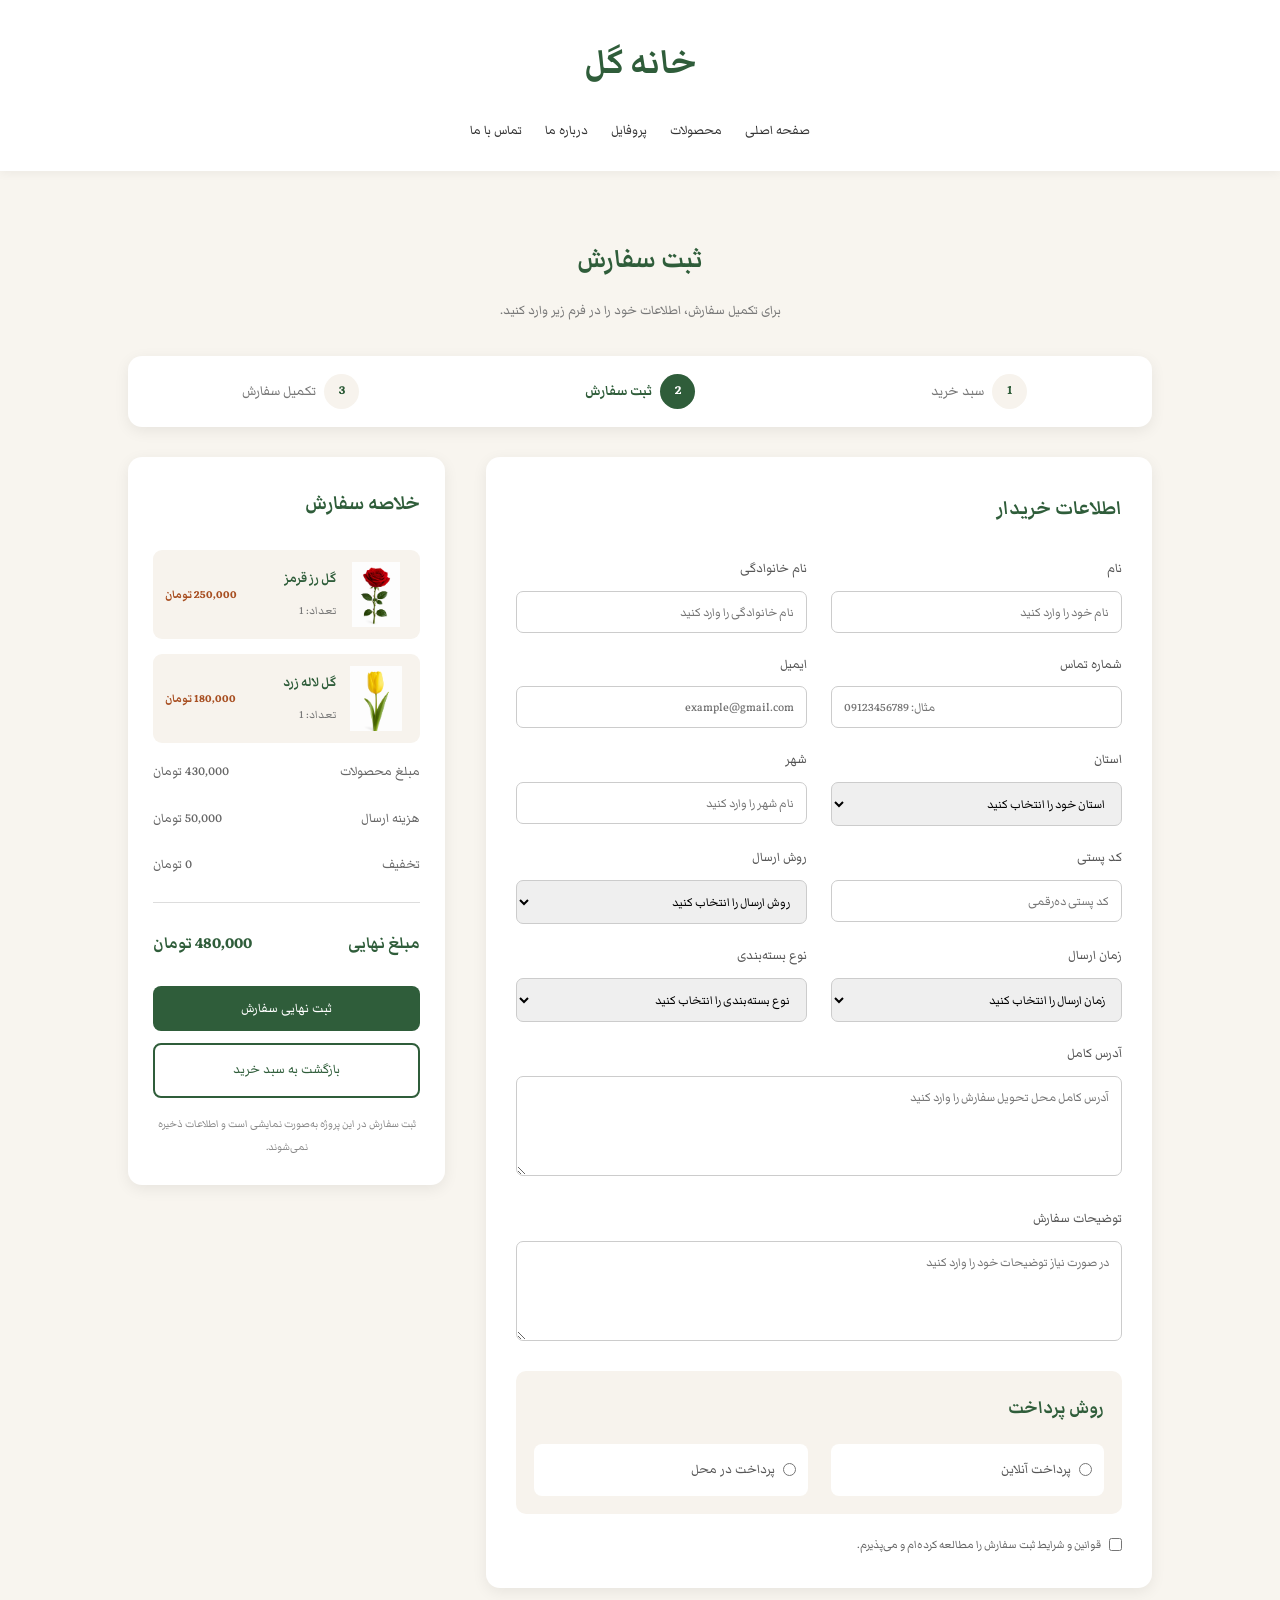
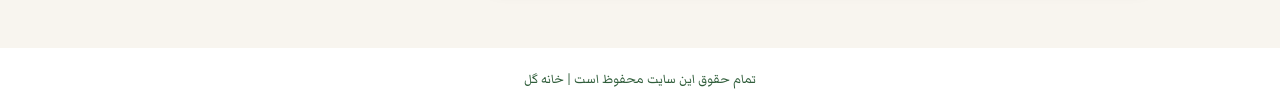
<file: checkout.html>
<!DOCTYPE html>
<html lang="fa" dir="rtl">

<head>
    <meta charset="UTF-8">
    <meta name="viewport" content="width=device-width, initial-scale=1.0">
    <title>ثبت سفارش | خانه گل</title>

    <link rel="preconnect" href="https://fonts.googleapis.com">
    <link rel="preconnect" href="https://fonts.gstatic.com" crossorigin>
    <link href="https://fonts.googleapis.com/css2?family=Markazi+Text:wght@400..700&display=swap" rel="stylesheet">
    <link rel="stylesheet" href="assets/css/style.css">
</head>

<body>

    <!-- start header -->
    <header class="header">
        <h1>خانه گل</h1>

        <nav class="navbar">
            <a href="index.html">صفحه اصلی</a>
            <a href="products.html">محصولات</a>
            <a href="profile.html">پروفایل</a>
            <a href="about.html">درباره ما</a>
            <a href="contact.html">تماس با ما</a>
        </nav>
    </header>
    <!-- end header -->


    <!-- start checkout page -->
    <main>

        <section class="checkout-section">

            <h2>ثبت سفارش</h2>

            <p class="checkout-description">
                برای تکمیل سفارش، اطلاعات خود را در فرم زیر وارد کنید.
            </p>


            <!-- start checkout steps -->
            <div class="checkout-steps">

                <div class="checkout-step">
                    <span>1</span>
                    <p>سبد خرید</p>
                </div>

                <div class="checkout-step active-checkout-step">
                    <span>2</span>
                    <p>ثبت سفارش</p>
                </div>

                <div class="checkout-step">
                    <span>3</span>
                    <p>تکمیل سفارش</p>
                </div>

            </div>
            <!-- end checkout steps -->


            <!-- start checkout form -->
            <form class="checkout-content" action="order-complete.html" method="get">

                <!-- start customer information -->
                <div class="checkout-form-box">

                    <h3>اطلاعات خریدار</h3>


                    <div class="checkout-form-row">

                        <div class="checkout-form-group">
                            <label for="first-name">نام</label>
                            <input type="text" id="first-name" name="first-name" placeholder="نام خود را وارد کنید" required>
                        </div>

                        <div class="checkout-form-group">
                            <label for="last-name">نام خانوادگی</label>
                            <input type="text" id="last-name" name="last-name" placeholder="نام خانوادگی را وارد کنید" required>
                        </div>

                    </div>


                    <div class="checkout-form-row">

                        <div class="checkout-form-group">
                            <label for="phone">شماره تماس</label>
                            <input type="tel" id="phone" name="phone" placeholder="مثال: 09123456789" required>
                        </div>

                        <div class="checkout-form-group">
                            <label for="email">ایمیل</label>
                            <input type="email" id="email" name="email" placeholder="example@gmail.com">
                        </div>

                    </div>


                    <div class="checkout-form-row">

                        <div class="checkout-form-group">
                            <label for="province">استان</label>

                            <select id="province" name="province" required>
                                <option value="">استان خود را انتخاب کنید</option>
                                <option value="tehran">تهران</option>
                                <option value="isfahan">اصفهان</option>
                                <option value="east-azarbaijan">آذربایجان شرقی</option>
                                <option value="bushehr">بوشهر</option>
                                <option value="khorasan">خراسان رضوی</option>
                            </select>
                        </div>

                        <div class="checkout-form-group">
                            <label for="city">شهر</label>
                            <input type="text" id="city" name="city" placeholder="نام شهر را وارد کنید" required>
                        </div>

                    </div>


                    <div class="checkout-form-row">

                        <div class="checkout-form-group">
                            <label for="postal-code">کد پستی</label>
                            <input type="text" id="postal-code" name="postal-code" placeholder="کد پستی ده‌رقمی" required>
                        </div>

                        <div class="checkout-form-group">
                            <label for="delivery-method">روش ارسال</label>

                            <select id="delivery-method" name="delivery-method" required>
                                <option value="">روش ارسال را انتخاب کنید</option>
                                <option value="normal">ارسال عادی</option>
                                <option value="fast">ارسال فوری</option>
                                <option value="in-person">تحویل حضوری</option>
                            </select>
                        </div>

                    </div>


                    <div class="checkout-form-row">

                        <div class="checkout-form-group">
                            <label for="delivery-time">زمان ارسال</label>

                            <select id="delivery-time" name="delivery-time" required>
                                <option value="">زمان ارسال را انتخاب کنید</option>
                                <option value="morning">صبح</option>
                                <option value="afternoon">بعدازظهر</option>
                                <option value="evening">عصر</option>
                            </select>
                        </div>

                        <div class="checkout-form-group">
                            <label for="packaging">نوع بسته‌بندی</label>

                            <select id="packaging" name="packaging" required>
                                <option value="">نوع بسته‌بندی را انتخاب کنید</option>
                                <option value="simple">بسته‌بندی ساده</option>
                                <option value="gift">بسته‌بندی هدیه</option>
                                <option value="special">بسته‌بندی ویژه</option>
                            </select>
                        </div>

                    </div>


                    <div class="checkout-form-group checkout-full-width">
                        <label for="address">آدرس کامل</label>
                        <textarea id="address" name="address" placeholder="آدرس کامل محل تحویل سفارش را وارد کنید" required></textarea>
                    </div>


                    <div class="checkout-form-group checkout-full-width">
                        <label for="order-description">توضیحات سفارش</label>
                        <textarea id="order-description" name="order-description" placeholder="در صورت نیاز توضیحات خود را وارد کنید"></textarea>
                    </div>


                    <!-- start payment method -->
                    <div class="payment-method-box">

                        <h3>روش پرداخت</h3>

                        <div class="payment-options">

                            <label class="payment-option">
                                <input type="radio" name="payment-method" value="online" required>
                                <span>پرداخت آنلاین</span>
                            </label>

                            <label class="payment-option">
                                <input type="radio" name="payment-method" value="cash">
                                <span>پرداخت در محل</span>
                            </label>

                        </div>

                    </div>
                    <!-- end payment method -->


                    <div class="checkout-rules">
                        <input type="checkbox" id="rules" name="rules" required>

                        <label for="rules">
                            قوانین و شرایط ثبت سفارش را مطالعه کرده‌ام و می‌پذیرم.
                        </label>
                    </div>

                </div>
                <!-- end customer information -->


                <!-- start checkout summary -->
                <div class="checkout-summary">

                    <h3>خلاصه سفارش</h3>


                    <!-- start checkout product -->
                    <div class="checkout-product">

                        <div class="checkout-product-image">
                            <img src="assets/imgs/rose.png" alt="گل رز قرمز">
                        </div>

                        <div class="checkout-product-info">
                            <h4>گل رز قرمز</h4>
                            <p>تعداد: 1</p>
                        </div>

                        <span class="checkout-product-price">
                            250,000 تومان
                        </span>

                    </div>
                    <!-- end checkout product -->


                    <!-- start checkout product -->
                    <div class="checkout-product">

                        <div class="checkout-product-image">
                            <img src="assets/imgs/tulip.png" alt="گل لاله زرد">
                        </div>

                        <div class="checkout-product-info">
                            <h4>گل لاله زرد</h4>
                            <p>تعداد: 1</p>
                        </div>

                        <span class="checkout-product-price">
                            180,000 تومان
                        </span>

                    </div>
                    <!-- end checkout product -->


                    <div class="checkout-summary-item">
                        <span>مبلغ محصولات</span>
                        <span>430,000 تومان</span>
                    </div>


                    <div class="checkout-summary-item">
                        <span>هزینه ارسال</span>
                        <span>50,000 تومان</span>
                    </div>


                    <div class="checkout-summary-item">
                        <span>تخفیف</span>
                        <span>0 تومان</span>
                    </div>


                    <div class="checkout-summary-line"></div>


                    <div class="checkout-total">
                        <span>مبلغ نهایی</span>
                        <span>480,000 تومان</span>
                    </div>


                    <button type="submit" class="submit-order-btn">
                        ثبت نهایی سفارش
                    </button>


                    <a href="cart.html" class="back-cart-btn">
                        بازگشت به سبد خرید
                    </a>


                    <p class="checkout-note">
                        ثبت سفارش در این پروژه به‌صورت نمایشی است و اطلاعات ذخیره نمی‌شوند.
                    </p>

                </div>
                <!-- end checkout summary -->

            </form>
            <!-- end checkout form -->

        </section>

    </main>
    <!-- end checkout page -->


    <!-- start footer -->
    <footer class="footer">
        <p>تمام حقوق این سایت محفوظ است | خانه گل</p>
    </footer>
    <!-- end footer -->

</body>

</html>
</file>
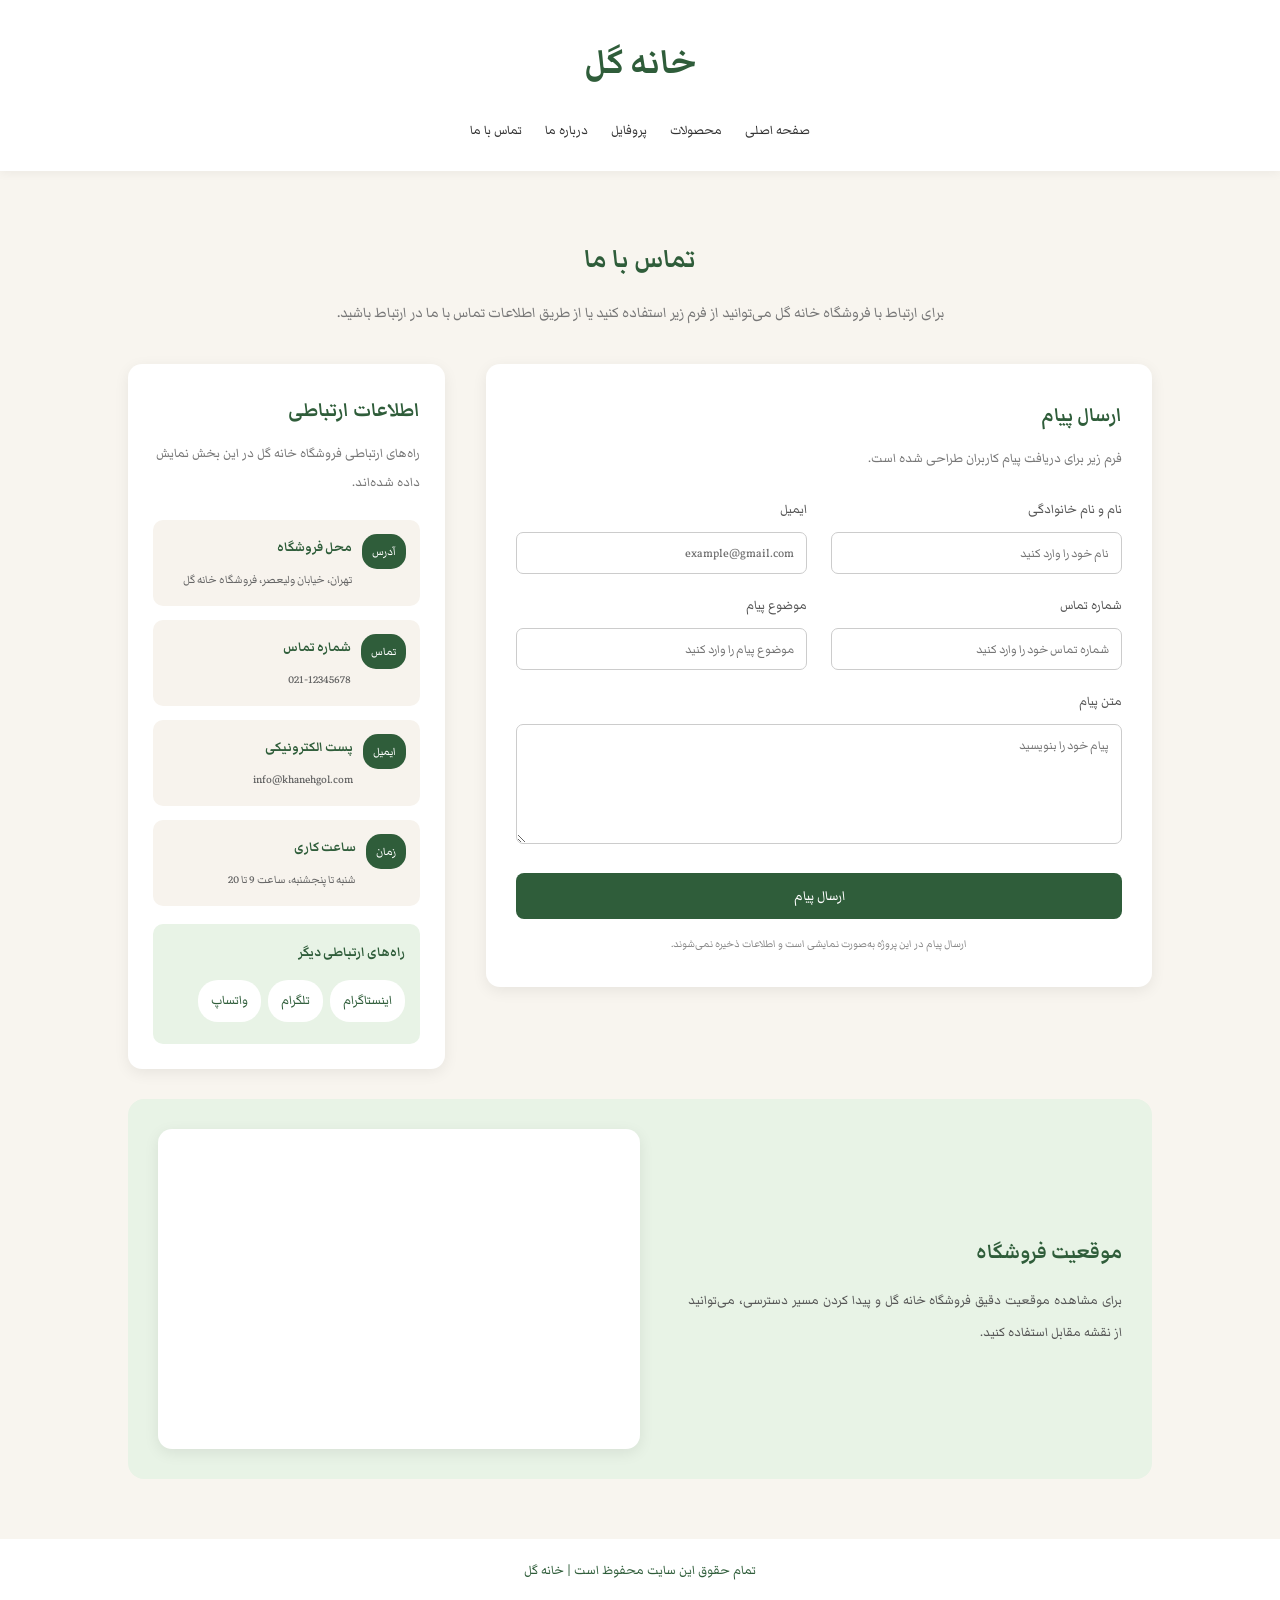
<file: contact.html>
<!DOCTYPE html>
<html lang="fa" dir="rtl">

<head>
    <meta charset="UTF-8">
    <meta name="viewport" content="width=device-width, initial-scale=1.0">
    <title>تماس با ما | خانه گل</title>

    <link rel="preconnect" href="https://fonts.googleapis.com">
    <link rel="preconnect" href="https://fonts.gstatic.com" crossorigin>
    <link href="https://fonts.googleapis.com/css2?family=Markazi+Text:wght@400..700&display=swap" rel="stylesheet">
    <link rel="stylesheet" href="assets/css/style.css">
</head>

<body>

    <!-- start header -->
    <header class="header">

        <h1>خانه گل</h1>

        <nav class="navbar">
            <a href="index.html">صفحه اصلی</a>
            <a href="products.html">محصولات</a>
            <a href="profile.html">پروفایل</a>
            <a href="about.html">درباره ما</a>
            <a href="contact.html">تماس با ما</a>
        </nav>

    </header>
    <!-- end header -->


    <!-- start contact page -->
    <main>

        <section class="contact-section">

            <h2>تماس با ما</h2>

            <p class="contact-description">
                برای ارتباط با فروشگاه خانه گل می‌توانید از فرم زیر استفاده کنید
                یا از طریق اطلاعات تماس با ما در ارتباط باشید.
            </p>


            <!-- start contact content -->
            <div class="contact-content">

                <!-- start contact form -->
                <form class="contact-form" action="#" method="get">

                    <h3>ارسال پیام</h3>

                    <p class="contact-form-description">
                        فرم زیر برای دریافت پیام کاربران طراحی شده است.
                    </p>


                    <div class="contact-form-row">

                        <div class="contact-form-group">

                            <label for="contact-fullname">نام و نام خانوادگی</label>

                            <input
                                type="text"
                                id="contact-fullname"
                                name="fullname"
                                placeholder="نام خود را وارد کنید"
                                required>

                        </div>


                        <div class="contact-form-group">

                            <label for="contact-email">ایمیل</label>

                            <input
                                type="email"
                                id="contact-email"
                                name="email"
                                placeholder="example@gmail.com"
                                required>

                        </div>

                    </div>


                    <div class="contact-form-row">

                        <div class="contact-form-group">

                            <label for="contact-phone">شماره تماس</label>

                            <input
                                type="tel"
                                id="contact-phone"
                                name="phone"
                                placeholder="شماره تماس خود را وارد کنید">

                        </div>


                        <div class="contact-form-group">

                            <label for="contact-subject">موضوع پیام</label>

                            <input
                                type="text"
                                id="contact-subject"
                                name="subject"
                                placeholder="موضوع پیام را وارد کنید"
                                required>

                        </div>

                    </div>


                    <div class="contact-form-group contact-full-width">

                        <label for="contact-message">متن پیام</label>

                        <textarea
                            id="contact-message"
                            name="message"
                            placeholder="پیام خود را بنویسید"
                            required></textarea>

                    </div>


                    <button type="submit" class="contact-submit-btn">
                        ارسال پیام
                    </button>


                    <p class="contact-note">
                        ارسال پیام در این پروژه به‌صورت نمایشی است و اطلاعات ذخیره نمی‌شوند.
                    </p>

                </form>
                <!-- end contact form -->


                <!-- start contact info -->
                <div class="contact-info">

                    <h3>اطلاعات ارتباطی</h3>

                    <p class="contact-info-description">
                        راه‌های ارتباطی فروشگاه خانه گل در این بخش نمایش داده شده‌اند.
                    </p>


                    <div class="contact-info-item">

                        <span>آدرس</span>

                        <div>
                            <h4>محل فروشگاه</h4>
                            <p>تهران، خیابان ولیعصر، فروشگاه خانه گل</p>
                        </div>

                    </div>


                    <div class="contact-info-item">

                        <span>تماس</span>

                        <div>
                            <h4>شماره تماس</h4>
                            <p>021-12345678</p>
                        </div>

                    </div>


                    <div class="contact-info-item">

                        <span>ایمیل</span>

                        <div>
                            <h4>پست الکترونیکی</h4>
                            <p>info@khanehgol.com</p>
                        </div>

                    </div>


                    <div class="contact-info-item">

                        <span>زمان</span>

                        <div>
                            <h4>ساعت کاری</h4>
                            <p>شنبه تا پنجشنبه، ساعت 9 تا 20</p>
                        </div>

                    </div>


                    <div class="contact-social-box">

                        <h4>راه‌های ارتباطی دیگر</h4>

                        <div class="contact-social-links">
                            <a href="#">اینستاگرام</a>
                            <a href="#">تلگرام</a>
                            <a href="#">واتساپ</a>
                        </div>

                    </div>

                </div>
                <!-- end contact info -->

            </div>
            <!-- end contact content -->


            <!-- start map section -->
            <div class="contact-map-section">

                <div class="contact-map-text">

                    <h3>موقعیت فروشگاه</h3>

                    <p>
                        برای مشاهده موقعیت دقیق فروشگاه خانه گل و پیدا کردن مسیر
                        دسترسی، می‌توانید از نقشه مقابل استفاده کنید.
                    </p>

                </div>

                    
                <div class="map-box">

                    <iframe
                        src="https://www.google.com/maps/embed?pb=!1m18!1m12!1m3!1d3238.4757058264026!2d51.40678097560541!3d35.73911077256866!2m3!1f0!2f0!3f0!3m2!1i1024!2i768!4f13.1!3m3!1m2!1s0x3f8e060ddacbb909%3A0x2297707295d2278b!2sTehran%20Province%2C%20Valiasr%20St%2C%20Iran!5e0!3m2!1sen!2sde!4v1783716489726!5m2!1sen!2sde"
                        title="موقعیت فروشگاه خانه گل در خیابان ولیعصر تهران"
                        allowfullscreen=""
                        loading="lazy"
                        referrerpolicy="strict-origin-when-cross-origin">
                    </iframe>

                </div>

            </div>
            <!-- end map section -->

        </section>

    </main>
    <!-- end contact page -->


    <!-- start footer -->
    <footer class="footer">
        <p>تمام حقوق این سایت محفوظ است | خانه گل</p>
    </footer>
    <!-- end footer -->

</body>

</html>
</file>
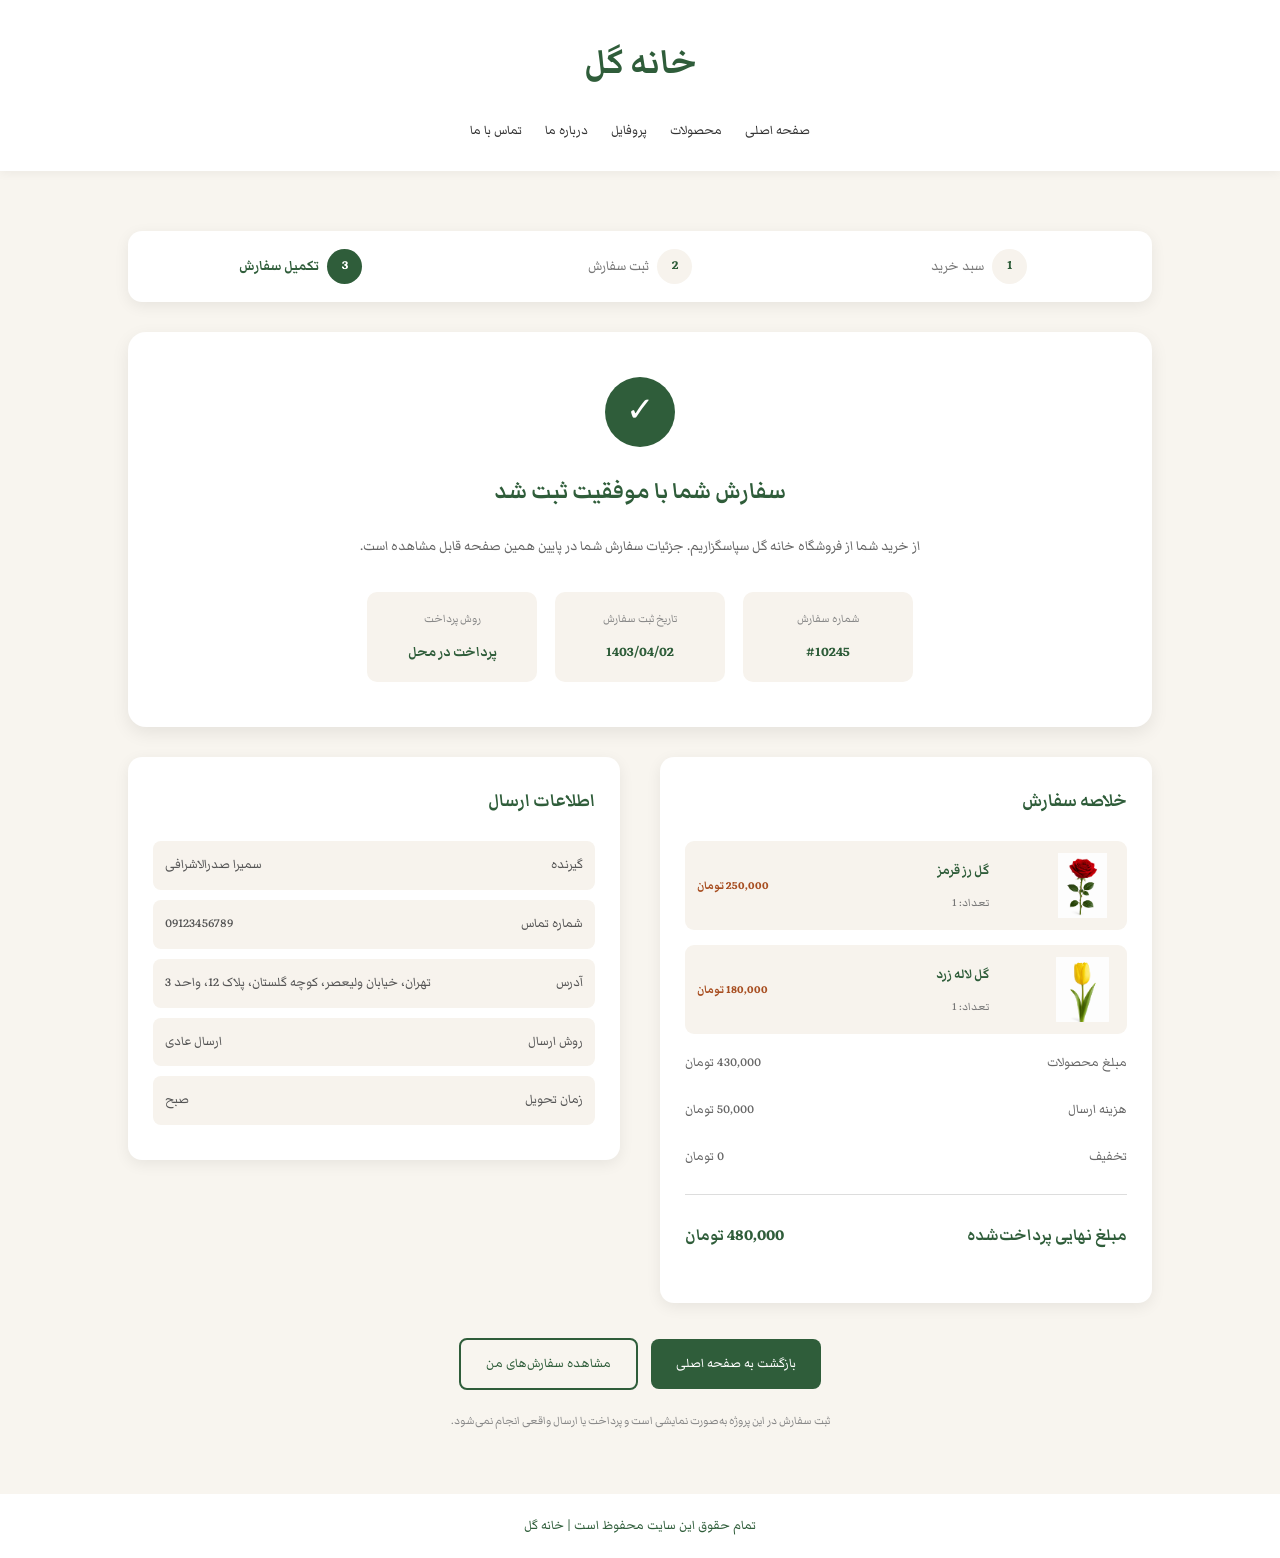
<file: order-complete.html>
<!DOCTYPE html>
<html lang="fa" dir="rtl">

<head>
    <meta charset="UTF-8">
    <meta name="viewport" content="width=device-width, initial-scale=1.0">
    <title>تکمیل سفارش | خانه گل</title>

    <link rel="preconnect" href="https://fonts.googleapis.com">
    <link rel="preconnect" href="https://fonts.gstatic.com" crossorigin>
    <link href="https://fonts.googleapis.com/css2?family=Markazi+Text:wght@400..700&display=swap" rel="stylesheet">
    <link rel="stylesheet" href="assets/css/style.css">
</head>

<body>

    <!-- start header -->
    <header class="header">
        <h1>خانه گل</h1>

        <nav class="navbar">
            <a href="index.html">صفحه اصلی</a>
            <a href="products.html">محصولات</a>
            <a href="profile.html">پروفایل</a>
            <a href="about.html">درباره ما</a>
            <a href="contact.html">تماس با ما</a>
        </nav>
    </header>
    <!-- end header -->


    <!-- start order complete page -->
    <main>

        <section class="order-complete-section">

            <!-- start order complete steps -->
            <div class="order-complete-steps">

                <div class="order-complete-step">
                    <span>1</span>
                    <p>سبد خرید</p>
                </div>

                <div class="order-complete-step">
                    <span>2</span>
                    <p>ثبت سفارش</p>
                </div>

                <div class="order-complete-step active-order-complete-step">
                    <span>3</span>
                    <p>تکمیل سفارش</p>
                </div>

            </div>
            <!-- end order complete steps -->


            <!-- start success box -->
            <div class="success-box">

                <div class="success-icon">✓</div>

                <h2>سفارش شما با موفقیت ثبت شد</h2>

                <p>
                    از خرید شما از فروشگاه خانه گل سپاسگزاریم. جزئیات سفارش شما در پایین همین صفحه قابل مشاهده است.
                </p>

                <div class="order-meta">

                    <div class="order-meta-item">
                        <span>شماره سفارش</span>
                        <span>#10245</span>
                    </div>

                    <div class="order-meta-item">
                        <span>تاریخ ثبت سفارش</span>
                        <span>1403/04/02</span>
                    </div>

                    <div class="order-meta-item">
                        <span>روش پرداخت</span>
                        <span>پرداخت در محل</span>
                    </div>

                </div>

            </div>
            <!-- end success box -->


            <!-- start order complete content -->
            <div class="order-complete-content">

                <!-- start order summary card -->
                <div class="order-complete-summary">

                    <h3>خلاصه سفارش</h3>

                    <div class="checkout-product">

                        <div class="checkout-product-image">
                            <img src="assets/imgs/rose.png" alt="گل رز قرمز">
                        </div>

                        <div class="checkout-product-info">
                            <h4>گل رز قرمز</h4>
                            <p>تعداد: 1</p>
                        </div>

                        <span class="checkout-product-price">
                            250,000 تومان
                        </span>

                    </div>

                    <div class="checkout-product">

                        <div class="checkout-product-image">
                            <img src="assets/imgs/tulip.png" alt="گل لاله زرد">
                        </div>

                        <div class="checkout-product-info">
                            <h4>گل لاله زرد</h4>
                            <p>تعداد: 1</p>
                        </div>

                        <span class="checkout-product-price">
                            180,000 تومان
                        </span>

                    </div>

                    <div class="checkout-summary-item">
                        <span>مبلغ محصولات</span>
                        <span>430,000 تومان</span>
                    </div>

                    <div class="checkout-summary-item">
                        <span>هزینه ارسال</span>
                        <span>50,000 تومان</span>
                    </div>

                    <div class="checkout-summary-item">
                        <span>تخفیف</span>
                        <span>0 تومان</span>
                    </div>

                    <div class="checkout-summary-line"></div>

                    <div class="checkout-total">
                        <span>مبلغ نهایی پرداخت‌شده</span>
                        <span>480,000 تومان</span>
                    </div>

                </div>
                <!-- end order summary card -->


                <!-- start delivery info card -->
                <div class="order-complete-delivery">

                    <h3>اطلاعات ارسال</h3>

                    <div class="profile-info-item">
                        <span>گیرنده</span>
                        <span>سمیرا صدرالاشرافی</span>
                    </div>

                    <div class="profile-info-item">
                        <span>شماره تماس</span>
                        <span>09123456789</span>
                    </div>

                    <div class="profile-info-item">
                        <span>آدرس</span>
                        <span>تهران، خیابان ولیعصر، کوچه گلستان، پلاک 12، واحد 3</span>
                    </div>

                    <div class="profile-info-item">
                        <span>روش ارسال</span>
                        <span>ارسال عادی</span>
                    </div>

                    <div class="profile-info-item">
                        <span>زمان تحویل</span>
                        <span>صبح</span>
                    </div>

                </div>
                <!-- end delivery info card -->

            </div>
            <!-- end order complete content -->


            <!-- start order complete buttons -->
            <div class="order-complete-buttons">
                <a href="index.html" class="about-btn">بازگشت به صفحه اصلی</a>
                <a href="profile.html" class="about-outline-btn">مشاهده سفارش‌های من</a>
            </div>
            <!-- end order complete buttons -->

            <p class="order-complete-note">
                ثبت سفارش در این پروژه به‌صورت نمایشی است و پرداخت یا ارسال واقعی انجام نمی‌شود.
            </p>

        </section>

    </main>
    <!-- end order complete page -->


    <!-- start footer -->
    <footer class="footer">
        <p>تمام حقوق این سایت محفوظ است | خانه گل</p>
    </footer>
    <!-- end footer -->

</body>

</html>
</file>
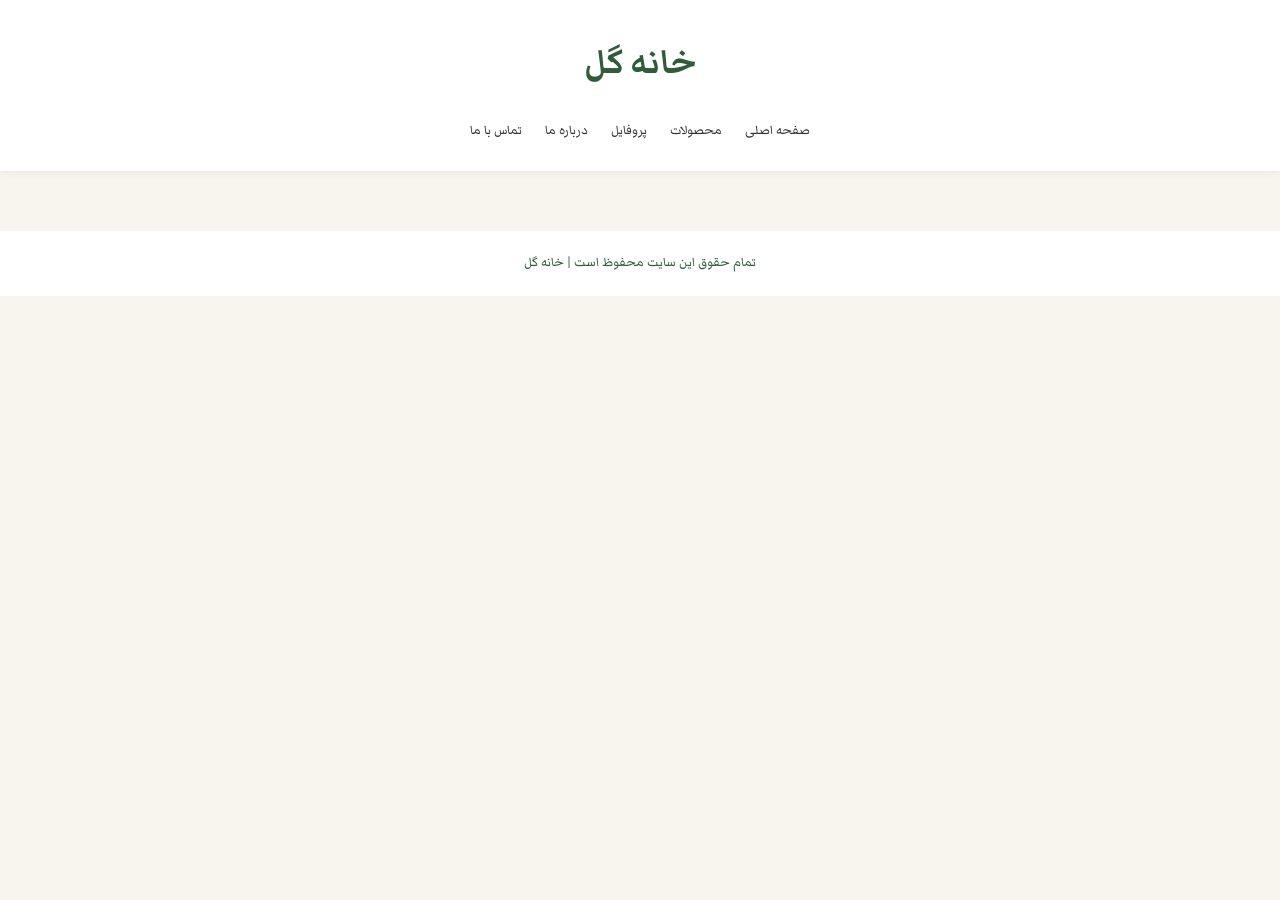
<file: product-details.html>
<!DOCTYPE html>
<html lang="fa" dir="rtl">

<head>
    <meta charset="UTF-8">
    <meta name="viewport" content="width=device-width, initial-scale=1.0">
    <title>جزئیات محصول | خانه گل</title>

    <link rel="preconnect" href="https://fonts.googleapis.com">
    <link rel="preconnect" href="https://fonts.gstatic.com" crossorigin>
    <link href="https://fonts.googleapis.com/css2?family=Markazi+Text:wght@400..700&display=swap" rel="stylesheet">
    <link rel="stylesheet" href="assets/css/style.css">
</head>

<body>

    <!-- start header -->
    <header class="header">
        <h1>خانه گل</h1>

        <nav class="navbar">
            <a href="index.html">صفحه اصلی</a>
            <a href="products.html">محصولات</a>
            <a href="profile.html">پروفایل</a>
            <a href="about.html">درباره ما</a>
            <a href="contact.html">تماس با ما</a>
        </nav>
    </header>
    <!-- end header -->


    <!-- start product details page -->
    <main>

    <section class="product-details-container">

        <!-- جزئیات گل رز -->
        <div class="product-section" id="rose">

            <div class="page-path">
                <a href="index.html">صفحه اصلی</a>
                <span>/</span>
                <a href="products.html">محصولات</a>
                <span>/</span>
                <span>گل رز قرمز</span>
            </div>

            <div class="product-details">

                <div class="product-details-image">
                    <img src="assets/imgs/rose.png" alt="گل رز قرمز">
                </div>

                <div class="product-details-info">

                    <p class="product-category">گل‌های شاخه‌ای</p>
                    <h2>گل رز قرمز</h2>
                    <p class="product-name-en">Red Rose</p>

                    <div class="product-status">
                        <span class="available">موجود در فروشگاه</span>
                        <span>کد محصول: R-101</span>
                    </div>

                    <div class="product-tags">
                        <span>مناسب هدیه</span>
                        <span>گل تازه</span>
                        <span>محبوب</span>
                        <span>بسته‌بندی زیبا</span>
                    </div>

                    <p class="product-description">
                        گل رز قرمز یکی از محبوب‌ترین گل‌ها برای هدیه دادن در مناسبت‌های
                        عاشقانه، تولد و سالگرد است. رنگ قرمز این گل نمادی از عشق و علاقه
                        بوده و ظاهر زیبای آن باعث شده است همیشه انتخابی خاص باشد.
                    </p>

                    <div class="product-specs">

                        <div class="product-spec-item">
                            <p>رنگ</p>
                            <span>قرمز</span>
                        </div>

                        <div class="product-spec-item">
                            <p>نوع محصول</p>
                            <span>گل طبیعی</span>
                        </div>

                        <div class="product-spec-item">
                            <p>تعداد شاخه</p>
                            <span>12 شاخه</span>
                        </div>

                        <div class="product-spec-item">
                            <p>مناسب برای</p>
                            <span>هدیه و مناسبت‌ها</span>
                        </div>

                    </div>

                    <div class="product-price-box">
                        <span>قیمت محصول</span>
                        <span class="product-details-price">250,000 تومان</span>
                    </div>

                    <div class="quantity-box">
                        <label for="quantity-rose">تعداد:</label>
                        <input type="number" id="quantity-rose" name="quantity-rose" min="1" max="10" value="1">
                    </div>

                    <div class="product-details-buttons">
                        <a href="cart.html" class="details-cart-btn">افزودن به سبد خرید</a>
                        <a href="products.html" class="back-products-btn">بازگشت به محصولات</a>
                    </div>

                    <p class="product-note">
                        افزودن محصول به سبد خرید در این پروژه به‌صورت نمایشی است.
                    </p>

                </div>

            </div>

            <div class="care-section">

                <h2>راهنمای نگهداری گل رز</h2>

                <p class="care-title-text">
                    با رعایت نکات زیر، گل رز مدت بیشتری تازه می‌ماند.
                </p>

                <div class="care-items">

                    <div class="care-card">
                        <h3>نور مناسب</h3>
                        <p>گل را در محیط روشن و دور از نور مستقیم خورشید قرار دهید.</p>
                    </div>

                    <div class="care-card">
                        <h3>تعویض آب</h3>
                        <p>آب گلدان را هر یک تا دو روز یک‌بار تعویض کنید.</p>
                    </div>

                    <div class="care-card">
                        <h3>برش ساقه</h3>
                        <p>انتهای ساقه را به‌صورت مورب و با قیچی تمیز برش دهید.</p>
                    </div>

                    <div class="care-card">
                        <h3>دمای محیط</h3>
                        <p>گل رز را در محیط خنک و دور از وسایل گرمایشی نگهداری کنید.</p>
                    </div>

                </div>

            </div>

        </div>


        <!-- جزئیات گل لاله -->
        <div class="product-section" id="tulip">

            <div class="page-path">
                <a href="index.html">صفحه اصلی</a>
                <span>/</span>
                <a href="products.html">محصولات</a>
                <span>/</span>
                <span>گل لاله زرد</span>
            </div>

            <div class="product-details">

                <div class="product-details-image">
                    <img src="assets/imgs/tulip.png" alt="گل لاله زرد">
                </div>

                <div class="product-details-info">

                    <p class="product-category">گل‌های شاخه‌ای</p>
                    <h2>گل لاله زرد</h2>
                    <p class="product-name-en">Yellow Tulip</p>

                    <div class="product-status">
                        <span class="available">موجود در فروشگاه</span>
                        <span>کد محصول: T-102</span>
                    </div>

                    <div class="product-tags">
                        <span>رنگ شاد</span>
                        <span>مناسب تبریک</span>
                        <span>گل طبیعی</span>
                        <span>تزئینی</span>
                    </div>

                    <p class="product-description">
                        گل لاله زرد با رنگ روشن و ظاهر شاد، انتخاب مناسبی برای تبریک،
                        هدیه دادن و تزئین منزل است. این گل فضای محیط را روشن‌تر و
                        دلنشین‌تر نشان می‌دهد.
                    </p>

                    <div class="product-specs">

                        <div class="product-spec-item">
                            <p>رنگ</p>
                            <span>زرد</span>
                        </div>

                        <div class="product-spec-item">
                            <p>نوع محصول</p>
                            <span>گل طبیعی</span>
                        </div>

                        <div class="product-spec-item">
                            <p>تعداد شاخه</p>
                            <span>10 شاخه</span>
                        </div>

                        <div class="product-spec-item">
                            <p>مناسب برای</p>
                            <span>تبریک و تزئین منزل</span>
                        </div>

                    </div>

                    <div class="product-price-box">
                        <span>قیمت محصول</span>
                        <span class="product-details-price">180,000 تومان</span>
                    </div>

                    <div class="quantity-box">
                        <label for="quantity-tulip">تعداد:</label>
                        <input type="number" id="quantity-tulip" name="quantity-tulip" min="1" max="10" value="1">
                    </div>

                    <div class="product-details-buttons">
                        <a href="cart.html" class="details-cart-btn">افزودن به سبد خرید</a>
                        <a href="products.html" class="back-products-btn">بازگشت به محصولات</a>
                    </div>

                    <p class="product-note">
                        افزودن محصول به سبد خرید در این پروژه به‌صورت نمایشی است.
                    </p>

                </div>

            </div>

            <div class="care-section">

                <h2>راهنمای نگهداری گل لاله</h2>

                <p class="care-title-text">
                    با مراقبت مناسب، گل لاله ظاهر شاداب خود را حفظ می‌کند.
                </p>

                <div class="care-items">

                    <div class="care-card">
                        <h3>محیط خنک</h3>
                        <p>گل لاله را در محیط خنک و دور از گرمای زیاد قرار دهید.</p>
                    </div>

                    <div class="care-card">
                        <h3>آب تمیز</h3>
                        <p>آب گلدان را به‌طور مرتب تعویض کنید.</p>
                    </div>

                    <div class="care-card">
                        <h3>نور غیرمستقیم</h3>
                        <p>گل را در نور ملایم و غیرمستقیم نگهداری کنید.</p>
                    </div>

                    <div class="care-card">
                        <h3>برش ساقه</h3>
                        <p>انتهای ساقه‌ها را کمی کوتاه کنید تا جذب آب بهتر شود.</p>
                    </div>

                </div>

            </div>

        </div>


        <!-- جزئیات گل سوسن -->
        <div class="product-section" id="lily">

            <div class="page-path">
                <a href="index.html">صفحه اصلی</a>
                <span>/</span>
                <a href="products.html">محصولات</a>
                <span>/</span>
                <span>گل سوسن صورتی</span>
            </div>

            <div class="product-details">

                <div class="product-details-image">
                    <img src="assets/imgs/lily.jpg" alt="گل سوسن صورتی">
                </div>

                <div class="product-details-info">

                    <p class="product-category">گل‌های شاخه‌ای</p>
                    <h2>گل سوسن صورتی</h2>
                    <p class="product-name-en">Pink Lily</p>

                    <div class="product-status">
                        <span class="available">موجود در فروشگاه</span>
                        <span>کد محصول: L-103</span>
                    </div>

                    <div class="product-tags">
                        <span>رنگ ملایم</span>
                        <span>مناسب هدیه</span>
                        <span>گل طبیعی</span>
                        <span>تزئینی</span>
                    </div>

                    <p class="product-description">
                        گل سوسن صورتی با گلبرگ‌های زیبا و رنگ لطیف، انتخابی مناسب برای
                        هدیه دادن و تزئین محیط است. ظاهر ظریف این گل، حس آرامش و زیبایی
                        را به فضای منزل منتقل می‌کند.
                    </p>

                    <div class="product-specs">

                        <div class="product-spec-item">
                            <p>رنگ</p>
                            <span>صورتی</span>
                        </div>

                        <div class="product-spec-item">
                            <p>نوع محصول</p>
                            <span>گل طبیعی</span>
                        </div>

                        <div class="product-spec-item">
                            <p>تعداد شاخه</p>
                            <span>8 شاخه</span>
                        </div>

                        <div class="product-spec-item">
                            <p>مناسب برای</p>
                            <span>هدیه و دکور منزل</span>
                        </div>

                    </div>

                    <div class="product-price-box">
                        <span>قیمت محصول</span>
                        <span class="product-details-price">220,000 تومان</span>
                    </div>

                    <div class="quantity-box">
                        <label for="quantity-lily">تعداد:</label>
                        <input type="number" id="quantity-lily" name="quantity-lily" min="1" max="10" value="1">
                    </div>

                    <div class="product-details-buttons">
                        <a href="cart.html" class="details-cart-btn">افزودن به سبد خرید</a>
                        <a href="products.html" class="back-products-btn">بازگشت به محصولات</a>
                    </div>

                    <p class="product-note">
                        افزودن محصول به سبد خرید در این پروژه به‌صورت نمایشی است.
                    </p>

                </div>

            </div>

            <div class="care-section">

                <h2>راهنمای نگهداری گل سوسن</h2>

                <p class="care-title-text">
                    رعایت چند نکته ساده باعث افزایش ماندگاری گل سوسن می‌شود.
                </p>

                <div class="care-items">

                    <div class="care-card">
                        <h3>نور ملایم</h3>
                        <p>گل را در محیط روشن و دور از نور مستقیم خورشید قرار دهید.</p>
                    </div>

                    <div class="care-card">
                        <h3>تعویض آب</h3>
                        <p>برای تازگی بیشتر، آب گلدان را مرتب عوض کنید.</p>
                    </div>

                    <div class="care-card">
                        <h3>حذف برگ‌ها</h3>
                        <p>برگ‌هایی را که داخل آب قرار می‌گیرند جدا کنید.</p>
                    </div>

                    <div class="care-card">
                        <h3>دمای مناسب</h3>
                        <p>گل را دور از وسایل گرمایشی و جریان مستقیم باد نگهداری کنید.</p>
                    </div>

                </div>

            </div>

        </div>


        <!-- جزئیات گل ارکیده -->
        <div class="product-section" id="orchid">

            <div class="page-path">
                <a href="index.html">صفحه اصلی</a>
                <span>/</span>
                <a href="products.html">محصولات</a>
                <span>/</span>
                <span>گل ارکیده بنفش</span>
            </div>

            <div class="product-details">

                <div class="product-details-image">
                    <img src="assets/imgs/orchid.png" alt="گل ارکیده بنفش">
                </div>

                <div class="product-details-info">

                    <p class="product-category">گل‌های خاص</p>
                    <h2>گل ارکیده بنفش</h2>
                    <p class="product-name-en">Purple Orchid</p>

                    <div class="product-status">
                        <span class="available">موجود در فروشگاه</span>
                        <span>کد محصول: O-104</span>
                    </div>

                    <div class="product-tags">
                        <span>ظاهر خاص</span>
                        <span>مناسب دکور</span>
                        <span>هدیه خاص</span>
                        <span>محبوب</span>
                    </div>

                    <p class="product-description">
                        گل ارکیده بنفش با ظاهر خاص و رنگ چشم‌نواز، انتخابی لوکس برای هدیه
                        دادن و تزئین منزل یا محل کار است. این گل به‌دلیل ظاهر متفاوت خود
                        جلوه‌ای خاص به محیط می‌بخشد.
                    </p>

                    <div class="product-specs">

                        <div class="product-spec-item">
                            <p>رنگ</p>
                            <span>بنفش</span>
                        </div>

                        <div class="product-spec-item">
                            <p>نوع محصول</p>
                            <span>گل طبیعی</span>
                        </div>

                        <div class="product-spec-item">
                            <p>تعداد شاخه</p>
                            <span>6 شاخه</span>
                        </div>

                        <div class="product-spec-item">
                            <p>مناسب برای</p>
                            <span>هدیه و دکوراسیون</span>
                        </div>

                    </div>

                    <div class="product-price-box">
                        <span>قیمت محصول</span>
                        <span class="product-details-price">320,000 تومان</span>
                    </div>

                    <div class="quantity-box">
                        <label for="quantity-orchid">تعداد:</label>
                        <input type="number" id="quantity-orchid" name="quantity-orchid" min="1" max="10" value="1">
                    </div>

                    <div class="product-details-buttons">
                        <a href="cart.html" class="details-cart-btn">افزودن به سبد خرید</a>
                        <a href="products.html" class="back-products-btn">بازگشت به محصولات</a>
                    </div>

                    <p class="product-note">
                        افزودن محصول به سبد خرید در این پروژه به‌صورت نمایشی است.
                    </p>

                </div>

            </div>

            <div class="care-section">

                <h2>راهنمای نگهداری گل ارکیده</h2>

                <p class="care-title-text">
                    گل ارکیده برای حفظ زیبایی خود به مراقبت منظم نیاز دارد.
                </p>

                <div class="care-items">

                    <div class="care-card">
                        <h3>نور غیرمستقیم</h3>
                        <p>ارکیده را در محیط روشن و دور از نور مستقیم قرار دهید.</p>
                    </div>

                    <div class="care-card">
                        <h3>آبیاری مناسب</h3>
                        <p>از آبیاری بیش از حد خودداری کنید.</p>
                    </div>

                    <div class="care-card">
                        <h3>دمای متعادل</h3>
                        <p>گل را در دمای متعادل و دور از سرمای شدید نگهداری کنید.</p>
                    </div>

                    <div class="care-card">
                        <h3>رطوبت مناسب</h3>
                        <p>رطوبت ملایم محیط برای نگهداری ارکیده مناسب است.</p>
                    </div>

                </div>

            </div>

        </div>


        <!-- جزئیات گل آفتابگردان -->
        <div class="product-section" id="sunflower">

            <div class="page-path">
                <a href="index.html">صفحه اصلی</a>
                <span>/</span>
                <a href="products.html">محصولات</a>
                <span>/</span>
                <span>گل آفتابگردان</span>
            </div>

            <div class="product-details">

                <div class="product-details-image">
                    <img src="assets/imgs/sunflower.png" alt="گل آفتابگردان">
                </div>

                <div class="product-details-info">

                    <p class="product-category">گل‌های شاخه‌ای</p>
                    <h2>گل آفتابگردان</h2>
                    <p class="product-name-en">Sunflower</p>

                    <div class="product-status">
                        <span class="available">موجود در فروشگاه</span>
                        <span>کد محصول: S-105</span>
                    </div>

                    <div class="product-tags">
                        <span>رنگ شاد</span>
                        <span>مناسب هدیه</span>
                        <span>گل طبیعی</span>
                        <span>تزئینی</span>
                    </div>

                    <p class="product-description">
                        گل آفتابگردان با رنگ زرد روشن و ظاهر پرانرژی، فضای محیط را شادتر
                        می‌کند. این گل برای هدیه دادن، دکور منزل و مناسبت‌های دوستانه
                        انتخاب مناسبی است.
                    </p>

                    <div class="product-specs">

                        <div class="product-spec-item">
                            <p>رنگ</p>
                            <span>زرد</span>
                        </div>

                        <div class="product-spec-item">
                            <p>نوع محصول</p>
                            <span>گل طبیعی</span>
                        </div>

                        <div class="product-spec-item">
                            <p>تعداد شاخه</p>
                            <span>8 شاخه</span>
                        </div>

                        <div class="product-spec-item">
                            <p>مناسب برای</p>
                            <span>تبریک و دکور</span>
                        </div>

                    </div>

                    <div class="product-price-box">
                        <span>قیمت محصول</span>
                        <span class="product-details-price">190,000 تومان</span>
                    </div>

                    <div class="quantity-box">
                        <label for="quantity-sunflower">تعداد:</label>
                        <input type="number" id="quantity-sunflower" name="quantity-sunflower" min="1" max="10" value="1">
                    </div>

                    <div class="product-details-buttons">
                        <a href="cart.html" class="details-cart-btn">افزودن به سبد خرید</a>
                        <a href="products.html" class="back-products-btn">بازگشت به محصولات</a>
                    </div>

                    <p class="product-note">
                        افزودن محصول به سبد خرید در این پروژه به‌صورت نمایشی است.
                    </p>

                </div>

            </div>

            <div class="care-section">

                <h2>راهنمای نگهداری گل آفتابگردان</h2>

                <p class="care-title-text">
                    برای حفظ تازگی گل آفتابگردان نکات زیر را رعایت کنید.
                </p>

                <div class="care-items">

                    <div class="care-card">
                        <h3>آب کافی</h3>
                        <p>آفتابگردان به آب کافی و تمیز نیاز دارد.</p>
                    </div>

                    <div class="care-card">
                        <h3>برش ساقه</h3>
                        <p>انتهای ساقه را هر چند روز یک‌بار کوتاه کنید.</p>
                    </div>

                    <div class="care-card">
                        <h3>محیط روشن</h3>
                        <p>گل را در محیط روشن و دور از آفتاب شدید قرار دهید.</p>
                    </div>

                    <div class="care-card">
                        <h3>گلدان مناسب</h3>
                        <p>از گلدان بلند و مقاوم برای نگهداری ساقه‌ها استفاده کنید.</p>
                    </div>

                </div>

            </div>

        </div>


        <!-- جزئیات گل یاس -->
        <div class="product-section" id="jasmine">

            <div class="page-path">
                <a href="index.html">صفحه اصلی</a>
                <span>/</span>
                <a href="products.html">محصولات</a>
                <span>/</span>
                <span>گل یاس سفید</span>
            </div>

            <div class="product-details">

                <div class="product-details-image">
                    <img src="assets/imgs/jasmine.png" alt="گل یاس سفید">
                </div>

                <div class="product-details-info">

                    <p class="product-category">گل‌های معطر</p>
                    <h2>گل یاس سفید</h2>
                    <p class="product-name-en">Jasmine</p>

                    <div class="product-status">
                        <span class="available">موجود در فروشگاه</span>
                        <span>کد محصول: J-106</span>
                    </div>

                    <div class="product-tags">
                        <span>معطر</span>
                        <span>رنگ سفید</span>
                        <span>گل طبیعی</span>
                        <span>آرامش‌بخش</span>
                    </div>

                    <p class="product-description">
                        گل یاس سفید با عطر دلنشین و ظاهر ظریف خود، انتخابی مناسب برای
                        تزئین منزل و ایجاد فضایی آرامش‌بخش است. رنگ سفید آن نمادی از
                        پاکی و آرامش محسوب می‌شود.
                    </p>

                    <div class="product-specs">

                        <div class="product-spec-item">
                            <p>رنگ</p>
                            <span>سفید</span>
                        </div>

                        <div class="product-spec-item">
                            <p>نوع محصول</p>
                            <span>گل معطر</span>
                        </div>

                        <div class="product-spec-item">
                            <p>تعداد شاخه</p>
                            <span>15 شاخه</span>
                        </div>

                        <div class="product-spec-item">
                            <p>مناسب برای</p>
                            <span>منزل و هدیه</span>
                        </div>

                    </div>

                    <div class="product-price-box">
                        <span>قیمت محصول</span>
                        <span class="product-details-price">160,000 تومان</span>
                    </div>

                    <div class="quantity-box">
                        <label for="quantity-jasmine">تعداد:</label>
                        <input type="number" id="quantity-jasmine" name="quantity-jasmine" min="1" max="10" value="1">
                    </div>

                    <div class="product-details-buttons">
                        <a href="cart.html" class="details-cart-btn">افزودن به سبد خرید</a>
                        <a href="products.html" class="back-products-btn">بازگشت به محصولات</a>
                    </div>

                    <p class="product-note">
                        افزودن محصول به سبد خرید در این پروژه به‌صورت نمایشی است.
                    </p>

                </div>

            </div>

            <div class="care-section">

                <h2>راهنمای نگهداری گل یاس</h2>

                <p class="care-title-text">
                    گل یاس برای حفظ عطر و تازگی خود به مراقبت مناسب نیاز دارد.
                </p>

                <div class="care-items">

                    <div class="care-card">
                        <h3>نور ملایم</h3>
                        <p>گل را در نور روشن و غیرمستقیم قرار دهید.</p>
                    </div>

                    <div class="care-card">
                        <h3>آب تازه</h3>
                        <p>آب گلدان را هر روز یا یک روز در میان تعویض کنید.</p>
                    </div>

                    <div class="care-card">
                        <h3>دمای خنک</h3>
                        <p>دمای خنک باعث افزایش ماندگاری گل یاس می‌شود.</p>
                    </div>

                    <div class="care-card">
                        <h3>حذف گل‌های خشک</h3>
                        <p>گل‌های خشک‌شده را از شاخه‌ها جدا کنید.</p>
                    </div>

                </div>

            </div>

        </div>


        <!-- جزئیات گل اسطوخودوس -->
        <div class="product-section" id="lavender">

            <div class="page-path">
                <a href="index.html">صفحه اصلی</a>
                <span>/</span>
                <a href="products.html">محصولات</a>
                <span>/</span>
                <span>گل اسطوخودوس</span>
            </div>

            <div class="product-details">

                <div class="product-details-image">
                    <img src="assets/imgs/lavender.png" alt="گل اسطوخودوس">
                </div>

                <div class="product-details-info">

                    <p class="product-category">گل‌های معطر و تزئینی</p>
                    <h2>گل اسطوخودوس</h2>
                    <p class="product-name-en">Lavender</p>

                    <div class="product-status">
                        <span class="available">موجود در فروشگاه</span>
                        <span>کد محصول: LAV-107</span>
                    </div>

                    <div class="product-tags">
                        <span>معطر</span>
                        <span>آرامش‌بخش</span>
                        <span>تزئینی</span>
                        <span>رنگ بنفش</span>
                    </div>

                    <p class="product-description">
                        گل اسطوخودوس با رنگ بنفش و عطر آرامش‌بخش، انتخابی مناسب برای
                        تزئین اتاق، میز کار و هدیه دادن است. ظاهر خاص آن به محیط
                        حس آرامش و زیبایی می‌بخشد.
                    </p>

                    <div class="product-specs">

                        <div class="product-spec-item">
                            <p>رنگ</p>
                            <span>بنفش</span>
                        </div>

                        <div class="product-spec-item">
                            <p>نوع محصول</p>
                            <span>گل معطر</span>
                        </div>

                        <div class="product-spec-item">
                            <p>تعداد شاخه</p>
                            <span>12 شاخه</span>
                        </div>

                        <div class="product-spec-item">
                            <p>مناسب برای</p>
                            <span>دکور و هدیه</span>
                        </div>

                    </div>

                    <div class="product-price-box">
                        <span>قیمت محصول</span>
                        <span class="product-details-price">170,000 تومان</span>
                    </div>

                    <div class="quantity-box">
                        <label for="quantity-lavender">تعداد:</label>
                        <input type="number" id="quantity-lavender" name="quantity-lavender" min="1" max="10" value="1">
                    </div>

                    <div class="product-details-buttons">
                        <a href="cart.html" class="details-cart-btn">افزودن به سبد خرید</a>
                        <a href="products.html" class="back-products-btn">بازگشت به محصولات</a>
                    </div>

                    <p class="product-note">
                        افزودن محصول به سبد خرید در این پروژه به‌صورت نمایشی است.
                    </p>

                </div>

            </div>

            <div class="care-section">

                <h2>راهنمای نگهداری گل اسطوخودوس</h2>

                <p class="care-title-text">
                    نکات زیر به حفظ ظاهر و عطر اسطوخودوس کمک می‌کنند.
                </p>

                <div class="care-items">

                    <div class="care-card">
                        <h3>نور کافی</h3>
                        <p>اسطوخودوس را در محیط روشن قرار دهید.</p>
                    </div>

                    <div class="care-card">
                        <h3>آب کم</h3>
                        <p>از قرار گرفتن طولانی ساقه‌ها در آب زیاد خودداری کنید.</p>
                    </div>

                    <div class="care-card">
                        <h3>هوای خشک</h3>
                        <p>محیط خشک و دارای جریان ملایم هوا مناسب است.</p>
                    </div>

                    <div class="care-card">
                        <h3>خشک‌کردن</h3>
                        <p>می‌توان شاخه‌ها را برای استفاده تزئینی خشک کرد.</p>
                    </div>

                </div>

            </div>

        </div>


        <!-- جزئیات گل میخک -->
        <div class="product-section" id="carnation">

            <div class="page-path">
                <a href="index.html">صفحه اصلی</a>
                <span>/</span>
                <a href="products.html">محصولات</a>
                <span>/</span>
                <span>گل میخک صورتی</span>
            </div>

            <div class="product-details">

                <div class="product-details-image">
                    <img src="assets/imgs/carnation.png" alt="گل میخک صورتی">
                </div>

                <div class="product-details-info">

                    <p class="product-category">گل‌های شاخه‌ای</p>
                    <h2>گل میخک صورتی</h2>
                    <p class="product-name-en">Carnation</p>

                    <div class="product-status">
                        <span class="available">موجود در فروشگاه</span>
                        <span>کد محصول: C-108</span>
                    </div>

                    <div class="product-tags">
                        <span>ماندگاری مناسب</span>
                        <span>رنگ صورتی</span>
                        <span>مناسب هدیه</span>
                        <span>گل طبیعی</span>
                    </div>

                    <p class="product-description">
                        گل میخک صورتی با گلبرگ‌های زیبا و رنگ ملایم، برای دسته‌گل،
                        هدیه و تزئین محیط مناسب است. این گل نسبت به بسیاری از گل‌های
                        شاخه‌ای ماندگاری خوبی دارد.
                    </p>

                    <div class="product-specs">

                        <div class="product-spec-item">
                            <p>رنگ</p>
                            <span>صورتی</span>
                        </div>

                        <div class="product-spec-item">
                            <p>نوع محصول</p>
                            <span>گل طبیعی</span>
                        </div>

                        <div class="product-spec-item">
                            <p>تعداد شاخه</p>
                            <span>14 شاخه</span>
                        </div>

                        <div class="product-spec-item">
                            <p>مناسب برای</p>
                            <span>دسته‌گل و هدیه</span>
                        </div>

                    </div>

                    <div class="product-price-box">
                        <span>قیمت محصول</span>
                        <span class="product-details-price">150,000 تومان</span>
                    </div>

                    <div class="quantity-box">
                        <label for="quantity-carnation">تعداد:</label>
                        <input type="number" id="quantity-carnation" name="quantity-carnation" min="1" max="10" value="1">
                    </div>

                    <div class="product-details-buttons">
                        <a href="cart.html" class="details-cart-btn">افزودن به سبد خرید</a>
                        <a href="products.html" class="back-products-btn">بازگشت به محصولات</a>
                    </div>

                    <p class="product-note">
                        افزودن محصول به سبد خرید در این پروژه به‌صورت نمایشی است.
                    </p>

                </div>

            </div>

            <div class="care-section">

                <h2>راهنمای نگهداری گل میخک</h2>

                <p class="care-title-text">
                    با نگهداری مناسب، گل میخک مدت بیشتری تازه می‌ماند.
                </p>

                <div class="care-items">

                    <div class="care-card">
                        <h3>آب تمیز</h3>
                        <p>آب گلدان را هر دو روز یک‌بار تعویض کنید.</p>
                    </div>

                    <div class="care-card">
                        <h3>برش مورب</h3>
                        <p>ساقه‌ها را به‌صورت مورب کوتاه کنید.</p>
                    </div>

                    <div class="care-card">
                        <h3>دمای خنک</h3>
                        <p>گل را در محیط خنک نگهداری کنید.</p>
                    </div>

                    <div class="care-card">
                        <h3>حذف برگ‌ها</h3>
                        <p>برگ‌های داخل آب را جدا کنید.</p>
                    </div>

                </div>

            </div>

        </div>


        <!-- جزئیات گل داوودی -->
        <div class="product-section" id="chrysanthemum">

            <div class="page-path">
                <a href="index.html">صفحه اصلی</a>
                <span>/</span>
                <a href="products.html">محصولات</a>
                <span>/</span>
                <span>گل داوودی سفید</span>
            </div>

            <div class="product-details">

                <div class="product-details-image">
                    <img src="assets/imgs/chrysanthemum.png" alt="گل داوودی سفید">
                </div>

                <div class="product-details-info">

                    <p class="product-category">گل‌های شاخه‌ای</p>
                    <h2>گل داوودی سفید</h2>
                    <p class="product-name-en">Chrysanthemum</p>

                    <div class="product-status">
                        <span class="available">موجود در فروشگاه</span>
                        <span>کد محصول: CH-109</span>
                    </div>

                    <div class="product-tags">
                        <span>ماندگاری مناسب</span>
                        <span>رنگ سفید</span>
                        <span>دکور منزل</span>
                        <span>گل طبیعی</span>
                    </div>

                    <p class="product-description">
                        گل داوودی سفید با گلبرگ‌های پر و ظاهر زیبا، برای تزئین منزل،
                        دسته‌گل و مناسبت‌های مختلف مناسب است. رنگ سفید آن حس آرامش
                        و سادگی را منتقل می‌کند.
                    </p>

                    <div class="product-specs">

                        <div class="product-spec-item">
                            <p>رنگ</p>
                            <span>سفید</span>
                        </div>

                        <div class="product-spec-item">
                            <p>نوع محصول</p>
                            <span>گل طبیعی</span>
                        </div>

                        <div class="product-spec-item">
                            <p>تعداد شاخه</p>
                            <span>10 شاخه</span>
                        </div>

                        <div class="product-spec-item">
                            <p>مناسب برای</p>
                            <span>تزئین و مناسبت‌ها</span>
                        </div>

                    </div>

                    <div class="product-price-box">
                        <span>قیمت محصول</span>
                        <span class="product-details-price">200,000 تومان</span>
                    </div>

                    <div class="quantity-box">
                        <label for="quantity-chrysanthemum">تعداد:</label>
                        <input type="number" id="quantity-chrysanthemum" name="quantity-chrysanthemum" min="1" max="10" value="1">
                    </div>

                    <div class="product-details-buttons">
                        <a href="cart.html" class="details-cart-btn">افزودن به سبد خرید</a>
                        <a href="products.html" class="back-products-btn">بازگشت به محصولات</a>
                    </div>

                    <p class="product-note">
                        افزودن محصول به سبد خرید در این پروژه به‌صورت نمایشی است.
                    </p>

                </div>

            </div>

            <div class="care-section">

                <h2>راهنمای نگهداری گل داوودی</h2>

                <p class="care-title-text">
                    گل داوودی با مراقبت مناسب ماندگاری خوبی خواهد داشت.
                </p>

                <div class="care-items">

                    <div class="care-card">
                        <h3>آب کافی</h3>
                        <p>سطح آب گلدان را مرتب بررسی کنید.</p>
                    </div>

                    <div class="care-card">
                        <h3>نور ملایم</h3>
                        <p>گل را در نور غیرمستقیم قرار دهید.</p>
                    </div>

                    <div class="care-card">
                        <h3>حذف گل خشک</h3>
                        <p>گلبرگ‌های خشک و آسیب‌دیده را جدا کنید.</p>
                    </div>

                    <div class="care-card">
                        <h3>دمای مناسب</h3>
                        <p>محیط خنک و دور از گرمای زیاد مناسب است.</p>
                    </div>

                </div>

            </div>

        </div>


        <!-- جزئیات گل ادریسی -->
        <div class="product-section" id="hydrangea">

            <div class="page-path">
                <a href="index.html">صفحه اصلی</a>
                <span>/</span>
                <a href="products.html">محصولات</a>
                <span>/</span>
                <span>گل ادریسی آبی</span>
            </div>

            <div class="product-details">

                <div class="product-details-image">
                    <img src="assets/imgs/hydrangea.png" alt="گل ادریسی آبی">
                </div>

                <div class="product-details-info">

                    <p class="product-category">گل‌های خاص و تزئینی</p>
                    <h2>گل ادریسی آبی</h2>
                    <p class="product-name-en">Hydrangea</p>

                    <div class="product-status">
                        <span class="available">موجود در فروشگاه</span>
                        <span>کد محصول: H-110</span>
                    </div>

                    <div class="product-tags">
                        <span>رنگ آبی</span>
                        <span>ظاهر خاص</span>
                        <span>مناسب دکور</span>
                        <span>گل طبیعی</span>
                    </div>

                    <p class="product-description">
                        گل ادریسی آبی با گلبرگ‌های متراکم و رنگ خاص، انتخابی زیبا برای
                        دکوراسیون و هدیه‌های خاص است. این گل ظاهر حجیم و چشم‌نوازی دارد
                        و جلوه‌ای متفاوت به محیط می‌بخشد.
                    </p>

                    <div class="product-specs">

                        <div class="product-spec-item">
                            <p>رنگ</p>
                            <span>آبی</span>
                        </div>

                        <div class="product-spec-item">
                            <p>نوع محصول</p>
                            <span>گل طبیعی</span>
                        </div>

                        <div class="product-spec-item">
                            <p>تعداد شاخه</p>
                            <span>5 شاخه</span>
                        </div>

                        <div class="product-spec-item">
                            <p>مناسب برای</p>
                            <span>دکور و هدیه خاص</span>
                        </div>

                    </div>

                    <div class="product-price-box">
                        <span>قیمت محصول</span>
                        <span class="product-details-price">280,000 تومان</span>
                    </div>

                    <div class="quantity-box">
                        <label for="quantity-hydrangea">تعداد:</label>
                        <input type="number" id="quantity-hydrangea" name="quantity-hydrangea" min="1" max="10" value="1">
                    </div>

                    <div class="product-details-buttons">
                        <a href="cart.html" class="details-cart-btn">افزودن به سبد خرید</a>
                        <a href="products.html" class="back-products-btn">بازگشت به محصولات</a>
                    </div>

                    <p class="product-note">
                        افزودن محصول به سبد خرید در این پروژه به‌صورت نمایشی است.
                    </p>

                </div>

            </div>

            <div class="care-section">

                <h2>راهنمای نگهداری گل ادریسی</h2>

                <p class="care-title-text">
                    گل ادریسی برای حفظ ظاهر خود به آب کافی نیاز دارد.
                </p>

                <div class="care-items">

                    <div class="care-card">
                        <h3>آب فراوان</h3>
                        <p>سطح آب گلدان را مرتب بررسی کنید.</p>
                    </div>

                    <div class="care-card">
                        <h3>نور غیرمستقیم</h3>
                        <p>گل را دور از نور شدید خورشید قرار دهید.</p>
                    </div>

                    <div class="care-card">
                        <h3>محیط خنک</h3>
                        <p>دمای خنک باعث افزایش ماندگاری گل می‌شود.</p>
                    </div>

                    <div class="care-card">
                        <h3>برش ساقه</h3>
                        <p>انتهای ساقه را با زاویه مناسب کوتاه کنید.</p>
                    </div>

                </div>

            </div>

        </div>


        <!-- جزئیات گل نرگس -->
        <div class="product-section" id="daffodil">

            <div class="page-path">
                <a href="index.html">صفحه اصلی</a>
                <span>/</span>
                <a href="products.html">محصولات</a>
                <span>/</span>
                <span>گل نرگس</span>
            </div>

            <div class="product-details">

                <div class="product-details-image">
                    <img src="assets/imgs/daffodil.png" alt="گل نرگس">
                </div>

                <div class="product-details-info">

                    <p class="product-category">گل‌های فصلی</p>
                    <h2>گل نرگس</h2>
                    <p class="product-name-en">Daffodil</p>

                    <div class="product-status">
                        <span class="available">موجود در فروشگاه</span>
                        <span>کد محصول: D-111</span>
                    </div>

                    <div class="product-tags">
                        <span>معطر</span>
                        <span>گل فصلی</span>
                        <span>رنگ سفید و زرد</span>
                        <span>گل طبیعی</span>
                    </div>

                    <p class="product-description">
                        گل نرگس با ترکیب رنگ سفید و زرد و عطر دلنشین، یکی از گل‌های
                        محبوب فصل‌های سرد است. این گل برای هدیه و تزئین منزل انتخابی
                        ساده و زیبا محسوب می‌شود.
                    </p>

                    <div class="product-specs">

                        <div class="product-spec-item">
                            <p>رنگ</p>
                            <span>سفید و زرد</span>
                        </div>

                        <div class="product-spec-item">
                            <p>نوع محصول</p>
                            <span>گل معطر</span>
                        </div>

                        <div class="product-spec-item">
                            <p>تعداد شاخه</p>
                            <span>12 شاخه</span>
                        </div>

                        <div class="product-spec-item">
                            <p>مناسب برای</p>
                            <span>هدیه و منزل</span>
                        </div>

                    </div>

                    <div class="product-price-box">
                        <span>قیمت محصول</span>
                        <span class="product-details-price">140,000 تومان</span>
                    </div>

                    <div class="quantity-box">
                        <label for="quantity-daffodil">تعداد:</label>
                        <input type="number" id="quantity-daffodil" name="quantity-daffodil" min="1" max="10" value="1">
                    </div>

                    <div class="product-details-buttons">
                        <a href="cart.html" class="details-cart-btn">افزودن به سبد خرید</a>
                        <a href="products.html" class="back-products-btn">بازگشت به محصولات</a>
                    </div>

                    <p class="product-note">
                        افزودن محصول به سبد خرید در این پروژه به‌صورت نمایشی است.
                    </p>

                </div>

            </div>

            <div class="care-section">

                <h2>راهنمای نگهداری گل نرگس</h2>

                <p class="care-title-text">
                    برای ماندگاری بیشتر گل نرگس نکات زیر را رعایت کنید.
                </p>

                <div class="care-items">

                    <div class="care-card">
                        <h3>آب تمیز</h3>
                        <p>آب گلدان را به‌طور منظم تعویض کنید.</p>
                    </div>

                    <div class="care-card">
                        <h3>دمای خنک</h3>
                        <p>گل را در محیط خنک نگهداری کنید.</p>
                    </div>

                    <div class="care-card">
                        <h3>نور ملایم</h3>
                        <p>گل نرگس را در نور غیرمستقیم قرار دهید.</p>
                    </div>

                    <div class="care-card">
                        <h3>برش ساقه</h3>
                        <p>انتهای ساقه‌ها را کمی کوتاه کنید.</p>
                    </div>

                </div>

            </div>

        </div>


        <!-- جزئیات گل صدتومانی -->
        <div class="product-section" id="peony">

            <div class="page-path">
                <a href="index.html">صفحه اصلی</a>
                <span>/</span>
                <a href="products.html">محصولات</a>
                <span>/</span>
                <span>گل صدتومانی صورتی</span>
            </div>

            <div class="product-details">

                <div class="product-details-image">
                    <img src="assets/imgs/peony.png" alt="گل صدتومانی صورتی">
                </div>

                <div class="product-details-info">

                    <p class="product-category">گل‌های خاص و مناسبتی</p>
                    <h2>گل صدتومانی صورتی</h2>
                    <p class="product-name-en">Peony</p>

                    <div class="product-status">
                        <span class="available">موجود در فروشگاه</span>
                        <span>کد محصول: P-112</span>
                    </div>

                    <div class="product-tags">
                        <span>ظاهر لوکس</span>
                        <span>رنگ صورتی</span>
                        <span>مناسب هدیه</span>
                        <span>گل طبیعی</span>
                    </div>

                    <p class="product-description">
                        گل صدتومانی صورتی با گلبرگ‌های پر و ظاهر لوکس، برای هدیه‌های
                        خاص، جشن‌ها و دکوراسیون مناسب است. رنگ ملایم آن حس لطافت و
                        زیبایی را منتقل می‌کند.
                    </p>

                    <div class="product-specs">

                        <div class="product-spec-item">
                            <p>رنگ</p>
                            <span>صورتی</span>
                        </div>

                        <div class="product-spec-item">
                            <p>نوع محصول</p>
                            <span>گل طبیعی</span>
                        </div>

                        <div class="product-spec-item">
                            <p>تعداد شاخه</p>
                            <span>7 شاخه</span>
                        </div>

                        <div class="product-spec-item">
                            <p>مناسب برای</p>
                            <span>جشن و هدیه خاص</span>
                        </div>

                    </div>

                    <div class="product-price-box">
                        <span>قیمت محصول</span>
                        <span class="product-details-price">210,000 تومان</span>
                    </div>

                    <div class="quantity-box">
                        <label for="quantity-peony">تعداد:</label>
                        <input type="number" id="quantity-peony" name="quantity-peony" min="1" max="10" value="1">
                    </div>

                    <div class="product-details-buttons">
                        <a href="cart.html" class="details-cart-btn">افزودن به سبد خرید</a>
                        <a href="products.html" class="back-products-btn">بازگشت به محصولات</a>
                    </div>

                    <p class="product-note">
                        افزودن محصول به سبد خرید در این پروژه به‌صورت نمایشی است.
                    </p>

                </div>

            </div>

            <div class="care-section">

                <h2>راهنمای نگهداری گل صدتومانی</h2>

                <p class="care-title-text">
                    مراقبت مناسب باعث بازشدن بهتر گلبرگ‌های صدتومانی می‌شود.
                </p>

                <div class="care-items">

                    <div class="care-card">
                        <h3>آب کافی</h3>
                        <p>گلدان را همیشه دارای آب تمیز نگهداری کنید.</p>
                    </div>

                    <div class="care-card">
                        <h3>نور ملایم</h3>
                        <p>گل را در نور روشن و غیرمستقیم قرار دهید.</p>
                    </div>

                    <div class="care-card">
                        <h3>دمای خنک</h3>
                        <p>محیط خنک به ماندگاری گل کمک می‌کند.</p>
                    </div>

                    <div class="care-card">
                        <h3>حذف برگ‌ها</h3>
                        <p>برگ‌های داخل آب را از ساقه جدا کنید.</p>
                    </div>

                </div>

            </div>

        </div>


        <!-- جزئیات گل مریم -->
        <div class="product-section" id="tuberose">

            <div class="page-path">
                <a href="index.html">صفحه اصلی</a>
                <span>/</span>
                <a href="products.html">محصولات</a>
                <span>/</span>
                <span>گل مریم سفید</span>
            </div>

            <div class="product-details">

                <div class="product-details-image">
                    <img src="assets/imgs/tuberose.jpg" alt="گل مریم سفید">
                </div>

                <div class="product-details-info">

                    <p class="product-category">گل‌های معطر</p>
                    <h2>گل مریم سفید</h2>
                    <p class="product-name-en">Tuberose</p>

                    <div class="product-status">
                        <span class="available">موجود در فروشگاه</span>
                        <span>کد محصول: TUB-113</span>
                    </div>

                    <div class="product-tags">
                        <span>عطر قوی</span>
                        <span>رنگ سفید</span>
                        <span>مناسب مراسم</span>
                        <span>گل طبیعی</span>
                    </div>

                    <p class="product-description">
                        گل مریم سفید به‌دلیل عطر قوی و دلنشین خود، برای مراسم،
                        دسته‌گل و تزئین منزل بسیار محبوب است. ظاهر ساده و سفید آن
                        حس پاکی و آرامش را منتقل می‌کند.
                    </p>

                    <div class="product-specs">

                        <div class="product-spec-item">
                            <p>رنگ</p>
                            <span>سفید</span>
                        </div>

                        <div class="product-spec-item">
                            <p>نوع محصول</p>
                            <span>گل معطر</span>
                        </div>

                        <div class="product-spec-item">
                            <p>تعداد شاخه</p>
                            <span>10 شاخه</span>
                        </div>

                        <div class="product-spec-item">
                            <p>مناسب برای</p>
                            <span>مراسم و منزل</span>
                        </div>

                    </div>

                    <div class="product-price-box">
                        <span>قیمت محصول</span>
                        <span class="product-details-price">210,000 تومان</span>
                    </div>

                    <div class="quantity-box">
                        <label for="quantity-tuberose">تعداد:</label>
                        <input type="number" id="quantity-tuberose" name="quantity-tuberose" min="1" max="10" value="1">
                    </div>

                    <div class="product-details-buttons">
                        <a href="cart.html" class="details-cart-btn">افزودن به سبد خرید</a>
                        <a href="products.html" class="back-products-btn">بازگشت به محصولات</a>
                    </div>

                    <p class="product-note">
                        افزودن محصول به سبد خرید در این پروژه به‌صورت نمایشی است.
                    </p>

                </div>

            </div>

            <div class="care-section">

                <h2>راهنمای نگهداری گل مریم</h2>

                <p class="care-title-text">
                    مراقبت صحیح به حفظ عطر و تازگی گل مریم کمک می‌کند.
                </p>

                <div class="care-items">

                    <div class="care-card">
                        <h3>آب تازه</h3>
                        <p>آب گلدان را هر روز یا یک روز در میان تعویض کنید.</p>
                    </div>

                    <div class="care-card">
                        <h3>برش ساقه</h3>
                        <p>انتهای ساقه را کمی کوتاه کنید.</p>
                    </div>

                    <div class="care-card">
                        <h3>نور غیرمستقیم</h3>
                        <p>گل را از نور شدید خورشید دور نگه دارید.</p>
                    </div>

                    <div class="care-card">
                        <h3>دمای خنک</h3>
                        <p>محیط خنک به حفظ عطر گل کمک می‌کند.</p>
                    </div>

                </div>

            </div>

        </div>


        <!-- جزئیات گل آنتوریوم -->
        <div class="product-section" id="anthurium">

            <div class="page-path">
                <a href="index.html">صفحه اصلی</a>
                <span>/</span>
                <a href="products.html">محصولات</a>
                <span>/</span>
                <span>گل آنتوریوم قرمز</span>
            </div>

            <div class="product-details">

                <div class="product-details-image">
                    <img src="assets/imgs/anthurium.png" alt="گل آنتوریوم قرمز">
                </div>

                <div class="product-details-info">

                    <p class="product-category">گل‌های خاص و تزئینی</p>
                    <h2>گل آنتوریوم قرمز</h2>
                    <p class="product-name-en">Anthurium</p>

                    <div class="product-status">
                        <span class="available">موجود در فروشگاه</span>
                        <span>کد محصول: A-114</span>
                    </div>

                    <div class="product-tags">
                        <span>ظاهر خاص</span>
                        <span>رنگ قرمز</span>
                        <span>مناسب دکور</span>
                        <span>ماندگاری مناسب</span>
                    </div>

                    <p class="product-description">
                        گل آنتوریوم قرمز با برگ‌های براق و فرم متفاوت، انتخابی خاص
                        برای دکور منزل و محیط کار است. رنگ قرمز آن جلوه‌ای گرم و
                        چشم‌نواز به محیط می‌بخشد.
                    </p>

                    <div class="product-specs">

                        <div class="product-spec-item">
                            <p>رنگ</p>
                            <span>قرمز</span>
                        </div>

                        <div class="product-spec-item">
                            <p>نوع محصول</p>
                            <span>گل طبیعی</span>
                        </div>

                        <div class="product-spec-item">
                            <p>تعداد شاخه</p>
                            <span>5 شاخه</span>
                        </div>

                        <div class="product-spec-item">
                            <p>مناسب برای</p>
                            <span>دکور منزل و کار</span>
                        </div>

                    </div>

                    <div class="product-price-box">
                        <span>قیمت محصول</span>
                        <span class="product-details-price">210,000 تومان</span>
                    </div>

                    <div class="quantity-box">
                        <label for="quantity-anthurium">تعداد:</label>
                        <input type="number" id="quantity-anthurium" name="quantity-anthurium" min="1" max="10" value="1">
                    </div>

                    <div class="product-details-buttons">
                        <a href="cart.html" class="details-cart-btn">افزودن به سبد خرید</a>
                        <a href="products.html" class="back-products-btn">بازگشت به محصولات</a>
                    </div>

                    <p class="product-note">
                        افزودن محصول به سبد خرید در این پروژه به‌صورت نمایشی است.
                    </p>

                </div>

            </div>

            <div class="care-section">

                <h2>راهنمای نگهداری گل آنتوریوم</h2>

                <p class="care-title-text">
                    آنتوریوم در محیط مناسب ماندگاری خوبی دارد.
                </p>

                <div class="care-items">

                    <div class="care-card">
                        <h3>نور غیرمستقیم</h3>
                        <p>گل را از نور مستقیم خورشید دور نگه دارید.</p>
                    </div>

                    <div class="care-card">
                        <h3>رطوبت مناسب</h3>
                        <p>رطوبت ملایم برای آنتوریوم مناسب است.</p>
                    </div>

                    <div class="care-card">
                        <h3>آب تمیز</h3>
                        <p>آب گلدان را مرتب تعویض کنید.</p>
                    </div>

                    <div class="care-card">
                        <h3>دمای متعادل</h3>
                        <p>از قرار دادن گل در سرمای شدید خودداری کنید.</p>
                    </div>

                </div>

            </div>

        </div>


        <!-- جزئیات گل بابونه -->
        <div class="product-section" id="chamomile">

            <div class="page-path">
                <a href="index.html">صفحه اصلی</a>
                <span>/</span>
                <a href="products.html">محصولات</a>
                <span>/</span>
                <span>گل بابونه</span>
            </div>

            <div class="product-details">

                <div class="product-details-image">
                    <img src="assets/imgs/chamomile.png" alt="گل بابونه">
                </div>

                <div class="product-details-info">

                    <p class="product-category">گل‌های طبیعی و تزئینی</p>
                    <h2>گل بابونه</h2>
                    <p class="product-name-en">Chamomile</p>

                    <div class="product-status">
                        <span class="available">موجود در فروشگاه</span>
                        <span>کد محصول: C-115</span>
                    </div>

                    <div class="product-tags">
                        <span>ظاهر ساده</span>
                        <span>رنگ سفید</span>
                        <span>تزئینی</span>
                        <span>گل طبیعی</span>
                    </div>

                    <p class="product-description">
                        گل بابونه با گلبرگ‌های سفید و مرکز زرد، ظاهری ساده و دوست‌داشتنی
                        دارد. این گل برای دسته‌گل‌های طبیعی، تزئین میز و ایجاد فضای
                        صمیمی مناسب است.
                    </p>

                    <div class="product-specs">

                        <div class="product-spec-item">
                            <p>رنگ</p>
                            <span>سفید و زرد</span>
                        </div>

                        <div class="product-spec-item">
                            <p>نوع محصول</p>
                            <span>گل طبیعی</span>
                        </div>

                        <div class="product-spec-item">
                            <p>تعداد شاخه</p>
                            <span>20 شاخه</span>
                        </div>

                        <div class="product-spec-item">
                            <p>مناسب برای</p>
                            <span>دسته‌گل و دکور</span>
                        </div>

                    </div>

                    <div class="product-price-box">
                        <span>قیمت محصول</span>
                        <span class="product-details-price">210,000 تومان</span>
                    </div>

                    <div class="quantity-box">
                        <label for="quantity-chamomile">تعداد:</label>
                        <input type="number" id="quantity-chamomile" name="quantity-chamomile" min="1" max="10" value="1">
                    </div>

                    <div class="product-details-buttons">
                        <a href="cart.html" class="details-cart-btn">افزودن به سبد خرید</a>
                        <a href="products.html" class="back-products-btn">بازگشت به محصولات</a>
                    </div>

                    <p class="product-note">
                        افزودن محصول به سبد خرید در این پروژه به‌صورت نمایشی است.
                    </p>

                </div>

            </div>

            <div class="care-section">

                <h2>راهنمای نگهداری گل بابونه</h2>

                <p class="care-title-text">
                    گل بابونه با مراقبت ساده، تازگی خود را حفظ می‌کند.
                </p>

                <div class="care-items">

                    <div class="care-card">
                        <h3>آب تمیز</h3>
                        <p>آب گلدان را به‌طور مرتب تعویض کنید.</p>
                    </div>

                    <div class="care-card">
                        <h3>نور ملایم</h3>
                        <p>گل را در نور روشن و غیرمستقیم قرار دهید.</p>
                    </div>

                    <div class="care-card">
                        <h3>دمای خنک</h3>
                        <p>از قرار دادن گل در کنار وسایل گرمایشی خودداری کنید.</p>
                    </div>

                    <div class="care-card">
                        <h3>حذف گل خشک</h3>
                        <p>گل‌های خشک‌شده را از دسته جدا کنید.</p>
                    </div>

                </div>

            </div>

        </div>


        <!-- جزئیات گل آزالیا -->
        <div class="product-section" id="azalea">

            <div class="page-path">
                <a href="index.html">صفحه اصلی</a>
                <span>/</span>
                <a href="products.html">محصولات</a>
                <span>/</span>
                <span>گل آزالیا صورتی</span>
            </div>

            <div class="product-details">

                <div class="product-details-image">
                    <img src="assets/imgs/azalea.png" alt="گل آزالیا صورتی">
                </div>

                <div class="product-details-info">

                    <p class="product-category">گل‌های گلدانی و تزئینی</p>
                    <h2>گل آزالیا صورتی</h2>
                    <p class="product-name-en">Azalea</p>

                    <div class="product-status">
                        <span class="available">موجود در فروشگاه</span>
                        <span>کد محصول: AZ-116</span>
                    </div>

                    <div class="product-tags">
                        <span>گل گلدانی</span>
                        <span>رنگ صورتی</span>
                        <span>مناسب دکور</span>
                        <span>ظاهر پرگل</span>
                    </div>

                    <p class="product-description">
                        گل آزالیا صورتی با گل‌های فراوان و رنگ شاد، انتخابی زیبا برای
                        دکور منزل، تراس و محیط کار است. این گل به‌صورت گلدانی عرضه
                        می‌شود و ظاهر پرگل و چشم‌نوازی دارد.
                    </p>

                    <div class="product-specs">

                        <div class="product-spec-item">
                            <p>رنگ</p>
                            <span>صورتی</span>
                        </div>

                        <div class="product-spec-item">
                            <p>نوع محصول</p>
                            <span>گل گلدانی</span>
                        </div>

                        <div class="product-spec-item">
                            <p>تعداد</p>
                            <span>یک گلدان</span>
                        </div>

                        <div class="product-spec-item">
                            <p>مناسب برای</p>
                            <span>منزل و محل کار</span>
                        </div>

                    </div>

                    <div class="product-price-box">
                        <span>قیمت محصول</span>
                        <span class="product-details-price">210,000 تومان</span>
                    </div>

                    <div class="quantity-box">
                        <label for="quantity-azalea">تعداد:</label>
                        <input type="number" id="quantity-azalea" name="quantity-azalea" min="1" max="10" value="1">
                    </div>

                    <div class="product-details-buttons">
                        <a href="cart.html" class="details-cart-btn">افزودن به سبد خرید</a>
                        <a href="products.html" class="back-products-btn">بازگشت به محصولات</a>
                    </div>

                    <p class="product-note">
                        افزودن محصول به سبد خرید در این پروژه به‌صورت نمایشی است.
                    </p>

                </div>

            </div>

            <div class="care-section">

                <h2>راهنمای نگهداری گل آزالیا</h2>

                <p class="care-title-text">
                    آزالیا برای حفظ گل‌های خود به مراقبت منظم نیاز دارد.
                </p>

                <div class="care-items">

                    <div class="care-card">
                        <h3>نور غیرمستقیم</h3>
                        <p>گلدان را در محیط روشن و دور از نور مستقیم قرار دهید.</p>
                    </div>

                    <div class="care-card">
                        <h3>خاک مرطوب</h3>
                        <p>خاک گلدان را مرطوب نگه دارید، اما غرقاب نکنید.</p>
                    </div>

                    <div class="care-card">
                        <h3>دمای خنک</h3>
                        <p>آزالیا در محیط خنک بهتر گل می‌دهد.</p>
                    </div>

                    <div class="care-card">
                        <h3>حذف گل خشک</h3>
                        <p>گل‌های پژمرده را از گیاه جدا کنید.</p>
                    </div>

                </div>

            </div>

        </div>

    </section>
    </main>
    <!-- end product details page -->


    <!-- start footer -->
    <footer class="footer">
        <p>تمام حقوق این سایت محفوظ است | خانه گل</p>
    </footer>
    <!-- end footer -->

</body>

</html>
</file>
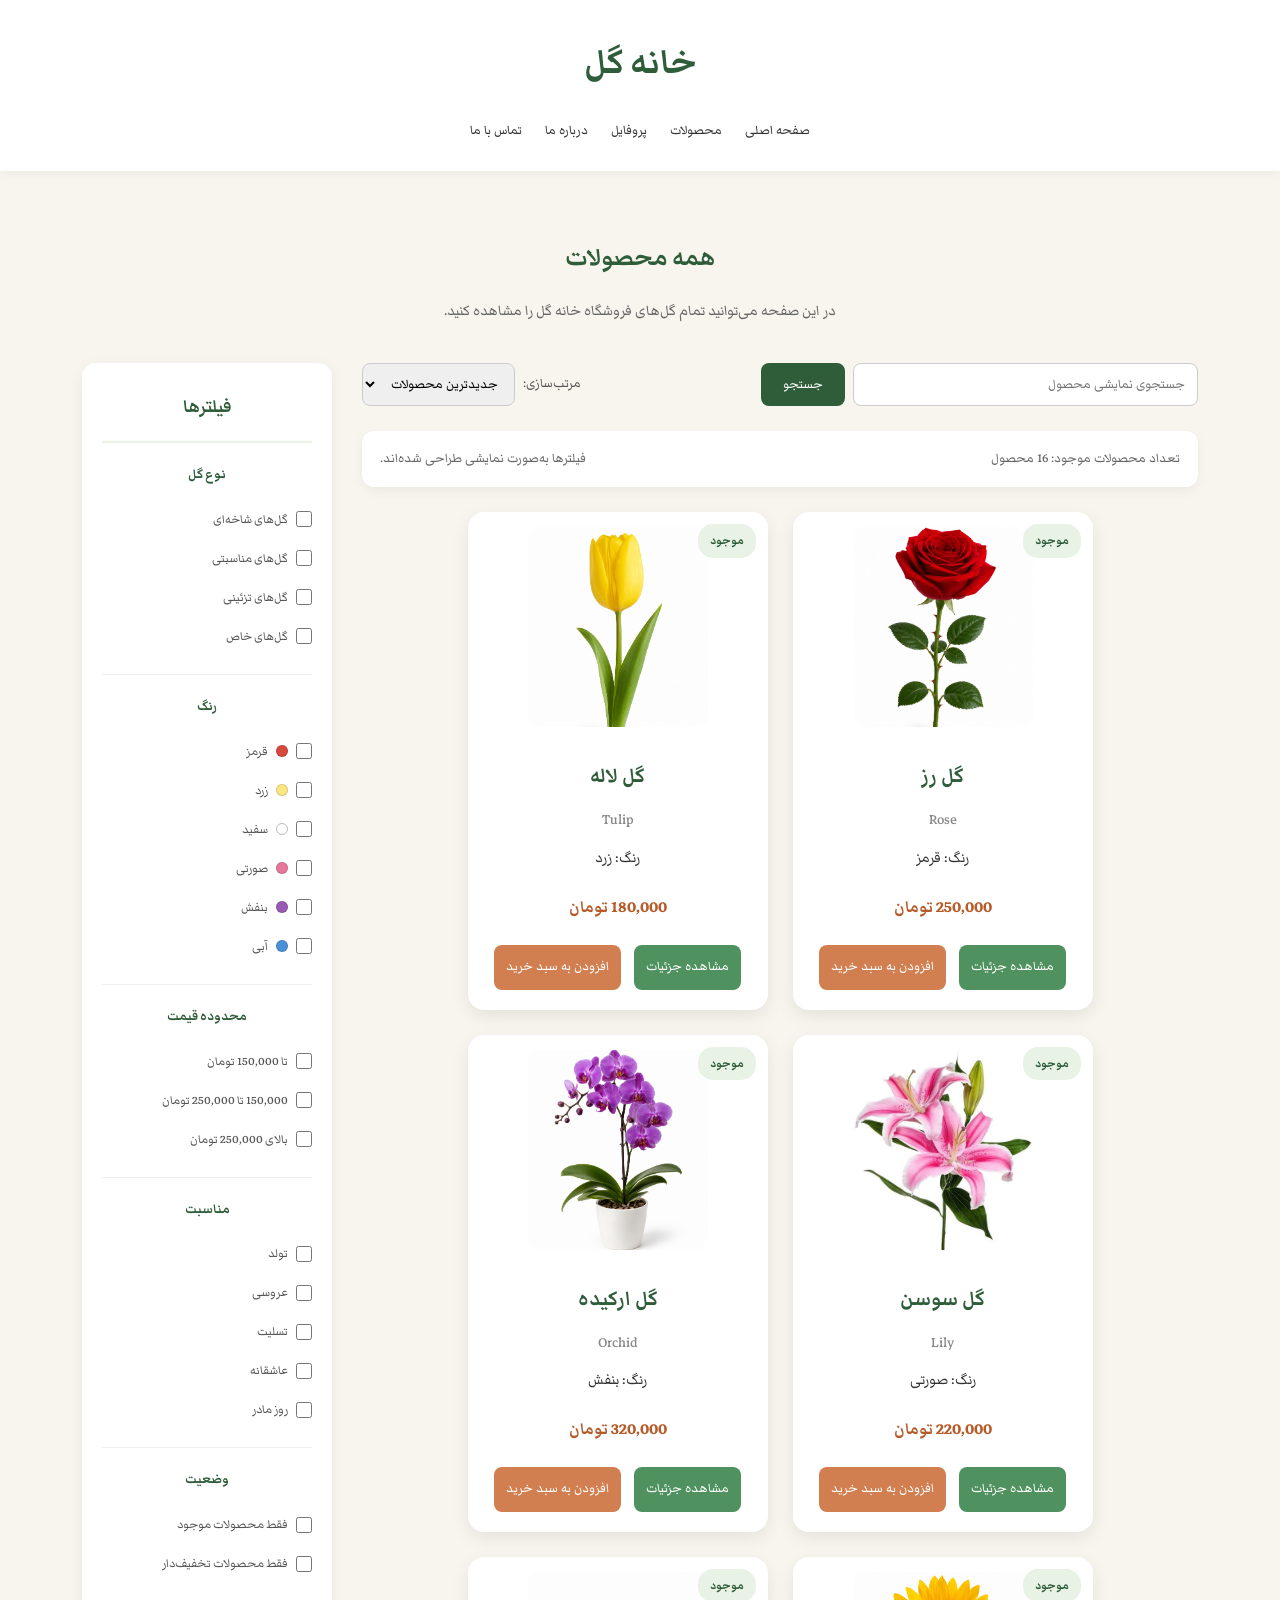
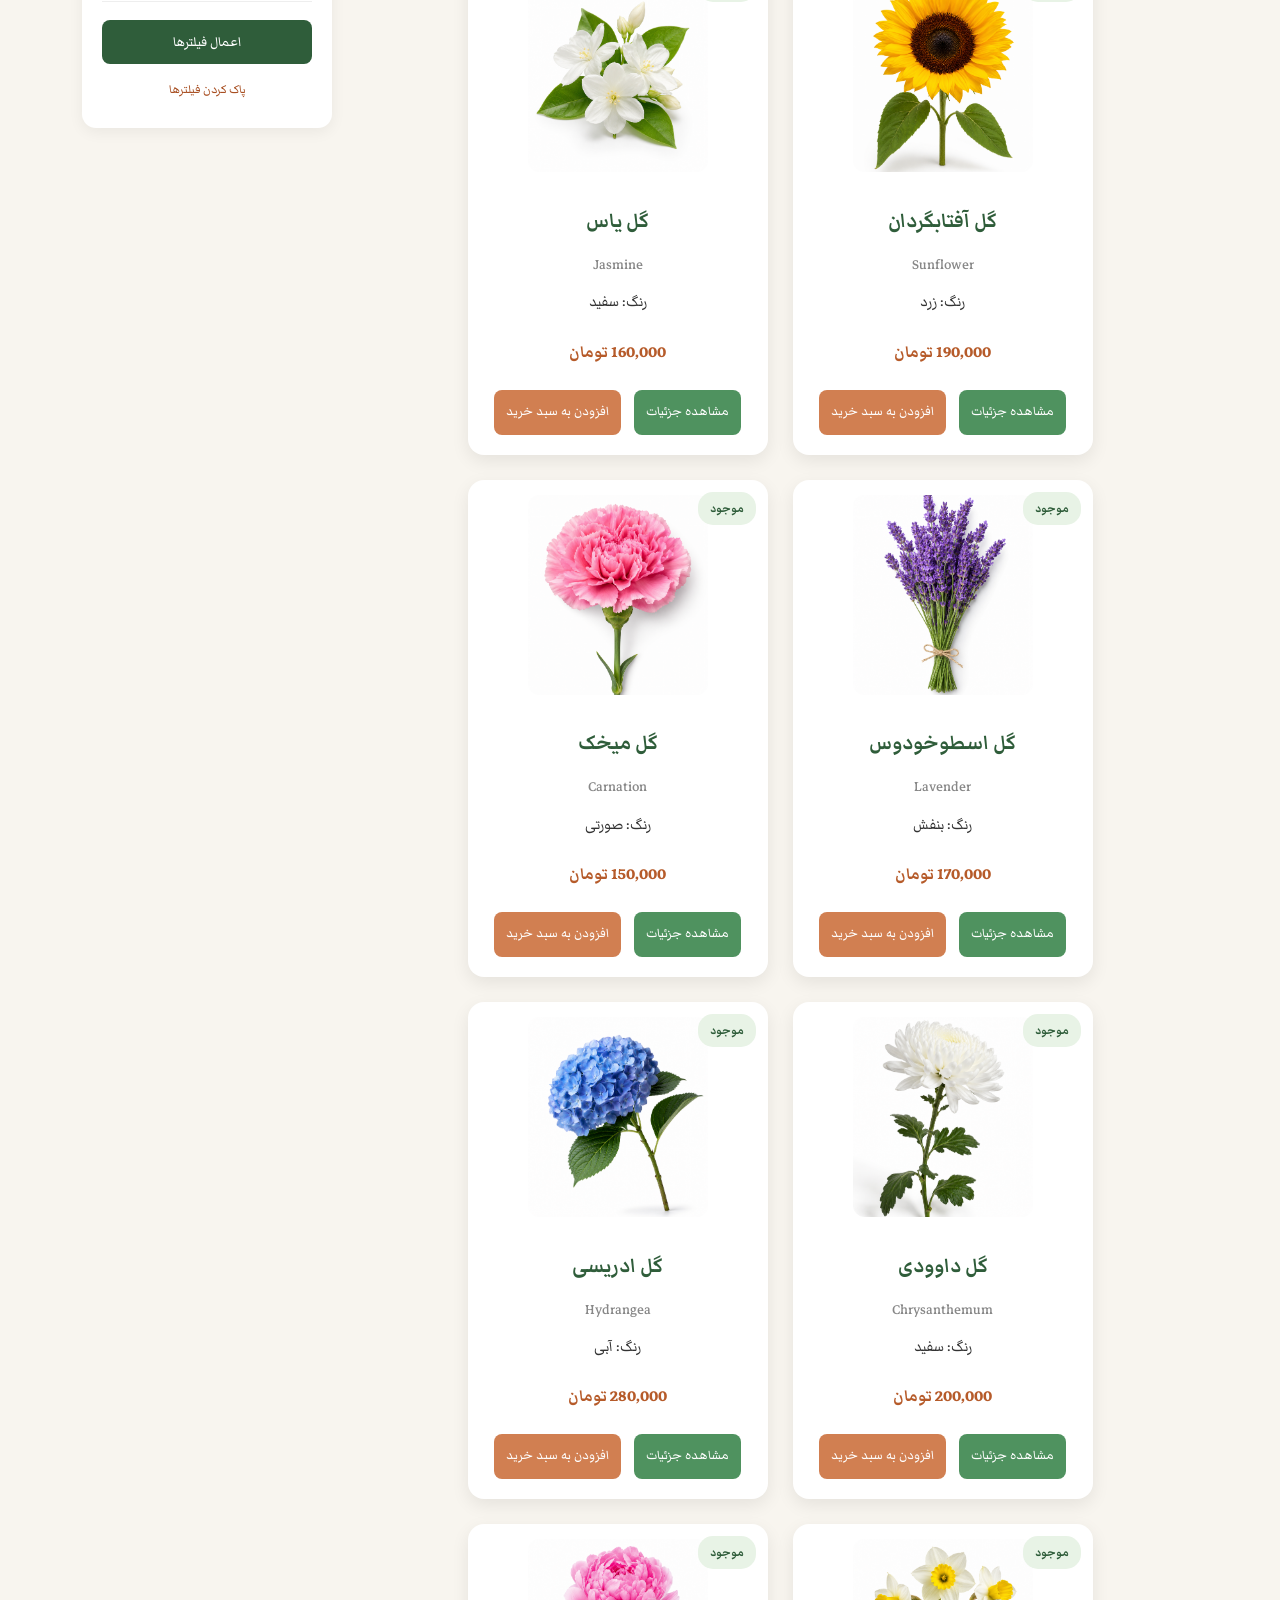
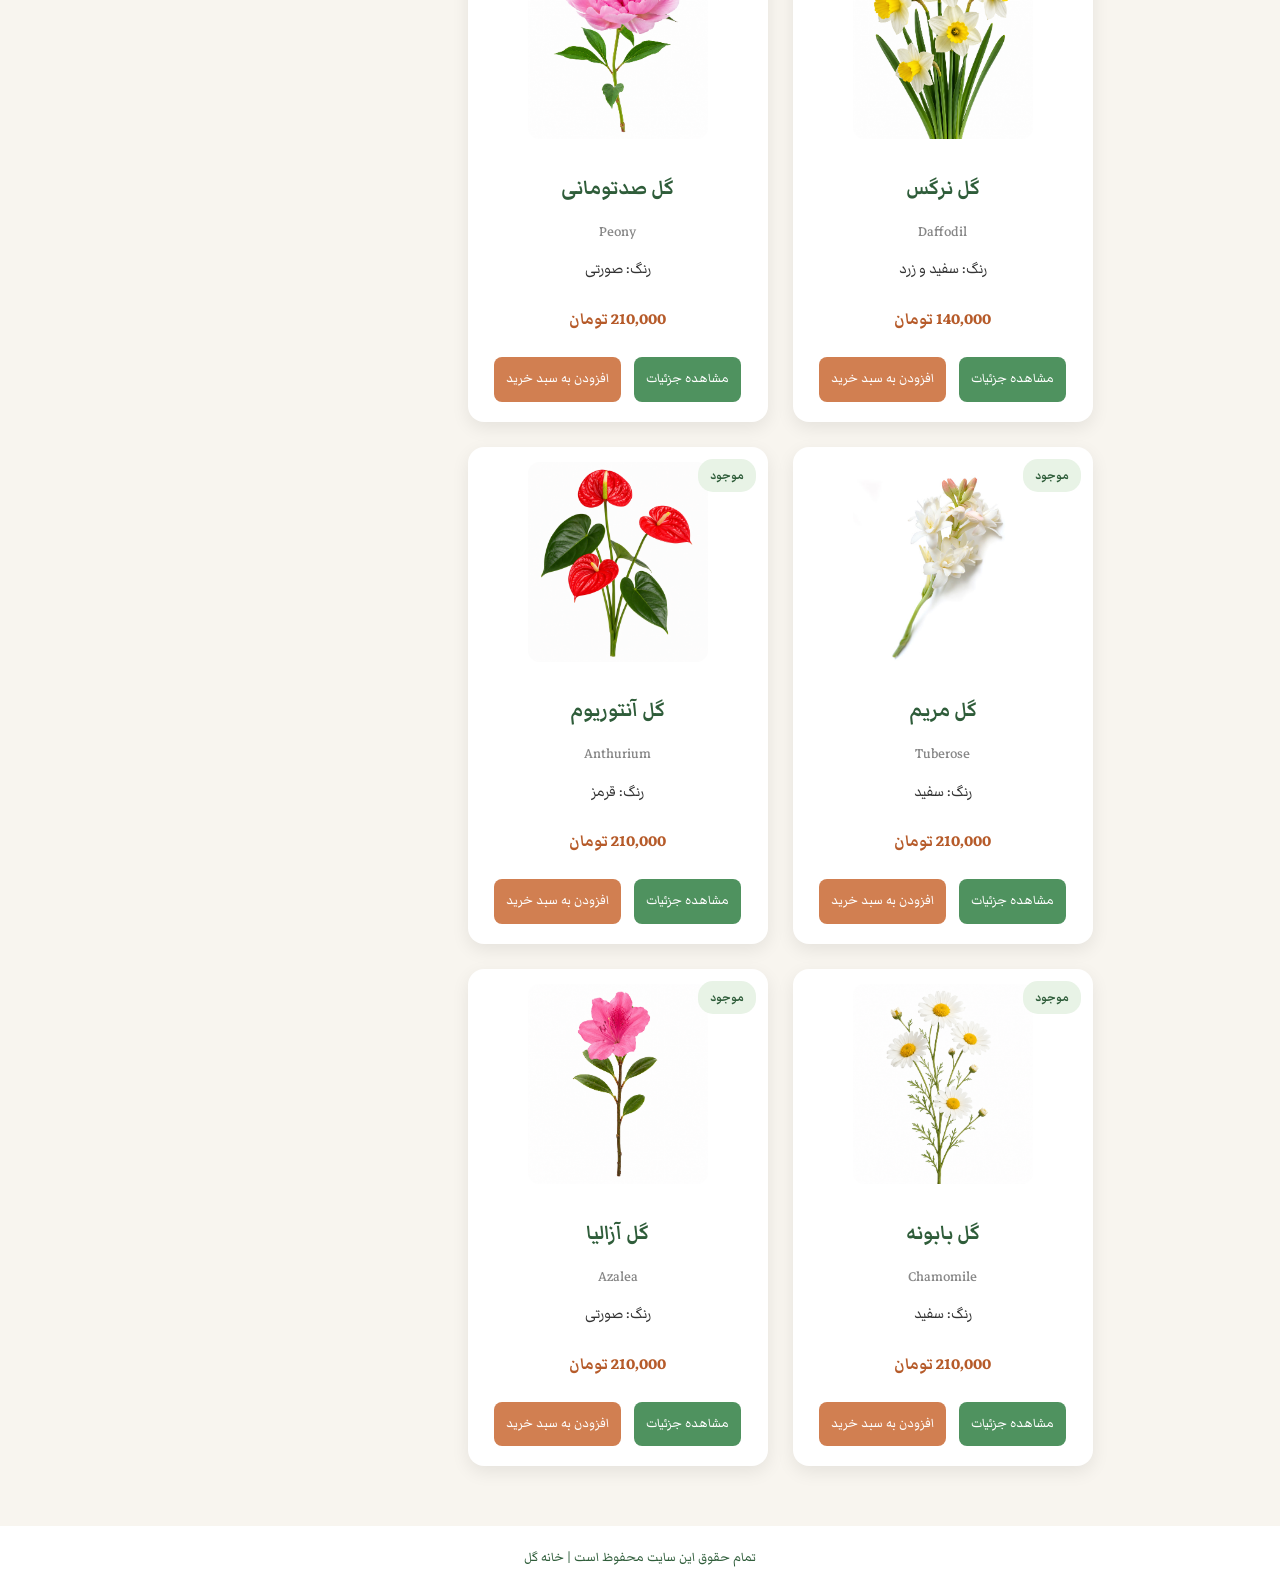
<file: products.html>
<!DOCTYPE html>
<html lang="fa" dir="rtl">

<head>
    <meta charset="UTF-8">
    <meta name="viewport" content="width=device-width, initial-scale=1.0">
    <title>محصولات | خانه گل</title>

    <link rel="preconnect" href="https://fonts.googleapis.com">
    <link rel="preconnect" href="https://fonts.gstatic.com" crossorigin>
    <link href="https://fonts.googleapis.com/css2?family=Markazi+Text:wght@400..700&display=swap" rel="stylesheet">
    <link rel="stylesheet" href="assets/css/style.css">
</head>

<body>

    <!-- start header -->
    <header class="header">
        <h1>خانه گل</h1>

        <nav class="navbar">
            <a href="index.html">صفحه اصلی</a>
            <a href="products.html">محصولات</a>
            <a href="profile.html">پروفایل</a>
            <a href="about.html">درباره ما</a>
            <a href="contact.html">تماس با ما</a>
        </nav>
    </header>
    <!-- end header -->


    <!-- start products page -->
    <main>

        <section class="products-section">

            <h2>همه محصولات</h2>

            <p class="section-description">
                در این صفحه می‌توانید تمام گل‌های فروشگاه خانه گل را مشاهده کنید.
            </p>


            <!-- start products layout -->
            <div class="products-layout">

                <!-- start filter sidebar -->
                <aside class="filter-sidebar">

                    <h3>فیلترها</h3>

                    <!-- start filter group: flower type -->
                    <div class="filter-group">
                        <h4>نوع گل</h4>

                        <label class="filter-check"><input type="checkbox">گل‌های شاخه‌ای</label>
                        <label class="filter-check"><input type="checkbox">گل‌های مناسبتی</label>
                        <label class="filter-check"><input type="checkbox">گل‌های تزئینی</label>
                        <label class="filter-check"><input type="checkbox">گل‌های خاص</label>
                    </div>
                    <!-- end filter group: flower type -->


                    <!-- start filter group: color -->
                    <div class="filter-group">
                        <h4>رنگ</h4>

                        <label class="filter-check"><input type="checkbox"><span class="color-dot dot-red"></span>قرمز</label>
                        <label class="filter-check"><input type="checkbox"><span class="color-dot dot-yellow"></span>زرد</label>
                        <label class="filter-check"><input type="checkbox"><span class="color-dot dot-white"></span>سفید</label>
                        <label class="filter-check"><input type="checkbox"><span class="color-dot dot-pink"></span>صورتی</label>
                        <label class="filter-check"><input type="checkbox"><span class="color-dot dot-purple"></span>بنفش</label>
                        <label class="filter-check"><input type="checkbox"><span class="color-dot dot-blue"></span>آبی</label>
                    </div>
                    <!-- end filter group: color -->


                    <!-- start filter group: price range -->
                    <div class="filter-group">
                        <h4>محدوده قیمت</h4>

                        <label class="filter-check"><input type="checkbox">تا 150,000 تومان</label>
                        <label class="filter-check"><input type="checkbox">150,000 تا 250,000 تومان</label>
                        <label class="filter-check"><input type="checkbox">بالای 250,000 تومان</label>
                    </div>
                    <!-- end filter group: price range -->


                    <!-- start filter group: occasion -->
                    <div class="filter-group">
                        <h4>مناسبت</h4>

                        <label class="filter-check"><input type="checkbox">تولد</label>
                        <label class="filter-check"><input type="checkbox">عروسی</label>
                        <label class="filter-check"><input type="checkbox">تسلیت</label>
                        <label class="filter-check"><input type="checkbox">عاشقانه</label>
                        <label class="filter-check"><input type="checkbox">روز مادر</label>
                    </div>
                    <!-- end filter group: occasion -->


                    <!-- start filter group: availability -->
                    <div class="filter-group">
                        <h4>وضعیت</h4>

                        <label class="filter-check"><input type="checkbox">فقط محصولات موجود</label>
                        <label class="filter-check"><input type="checkbox">فقط محصولات تخفیف‌دار</label>
                    </div>
                    <!-- end filter group: availability -->


                    <button type="button" class="apply-filters-btn">اعمال فیلترها</button>
                    <a href="products.html" class="clear-filters-btn">پاک کردن فیلترها</a>

                </aside>
                <!-- end filter sidebar -->


                <!-- start products main -->
                <div class="products-main">

                <!-- start products tools -->
                <div class="products-tools">

                    <form class="products-search" action="#" method="get">
                        <label for="product-search" class="visually-hidden">جستجوی محصول</label>
                        <input type="text" id="product-search" name="search" placeholder="جستجوی نمایشی محصول">
                        <button type="submit">جستجو</button>
                    </form>

                    <div class="products-sort">
                        <label for="products-sort">مرتب‌سازی:</label>

                        <select id="products-sort" name="sort">
                            <option>جدیدترین محصولات</option>
                            <option>ارزان‌ترین</option>
                            <option>گران‌ترین</option>
                            <option>محبوب‌ترین</option>
                        </select>
                    </div>

                </div>
                <!-- end products tools -->


                <!-- start products count -->
                <div class="products-count">
                    <span>تعداد محصولات موجود: 16 محصول</span>
                    <span>فیلترها به‌صورت نمایشی طراحی شده‌اند.</span>
                </div>
                <!-- end products count -->


                <!-- start products container -->
                <div class="products-container">

                    <!-- شروع کارت محصول گل رز -->
                    <div class="product-card">
                        <span class="stock-label">موجود</span>
                        <img src="assets/imgs/rose.png" alt="گل رز">
                        <h3>گل رز</h3>
                        <p class="english-name">Rose</p>
                        <p>رنگ: قرمز</p>
                        <span class="price">250,000 تومان</span>

                        <a href="product-details.html#rose" class="btn">مشاهده جزئیات</a>
                        <a href="cart.html" class="btn btn-cart">افزودن به سبد خرید</a>
                    </div>
                    <!-- پایان کارت محصول گل رز -->


                    <!-- شروع کارت محصول گل لاله -->
                    <div class="product-card">
                        <span class="stock-label">موجود</span>
                        <img src="assets/imgs/tulip.png" alt="گل لاله">
                        <h3>گل لاله</h3>
                        <p class="english-name">Tulip</p>
                        <p>رنگ: زرد</p>
                        <span class="price">180,000 تومان</span>

                        <a href="product-details.html#tulip" class="btn">مشاهده جزئیات</a>
                        <a href="cart.html" class="btn btn-cart">افزودن به سبد خرید</a>
                    </div>
                    <!-- پایان کارت محصول گل لاله -->


                    <!-- شروع کارت محصول گل سوسن -->
                    <div class="product-card">
                        <span class="stock-label">موجود</span>
                        <img src="assets/imgs/lily.jpg" alt="گل سوسن">
                        <h3>گل سوسن</h3>
                        <p class="english-name">Lily</p>
                        <p>رنگ: صورتی</p>
                        <span class="price">220,000 تومان</span>

                        <a href="product-details.html#lily" class="btn">مشاهده جزئیات</a>
                        <a href="cart.html" class="btn btn-cart">افزودن به سبد خرید</a>
                    </div>
                    <!-- پایان کارت محصول گل سوسن -->


                    <!-- شروع کارت محصول گل ارکیده -->
                    <div class="product-card">
                        <span class="stock-label">موجود</span>
                        <img src="assets/imgs/orchid.png" alt="گل ارکیده">
                        <h3>گل ارکیده</h3>
                        <p class="english-name">Orchid</p>
                        <p>رنگ: بنفش</p>
                        <span class="price">320,000 تومان</span>

                        <a href="product-details.html#orchid" class="btn">مشاهده جزئیات</a>
                        <a href="cart.html" class="btn btn-cart">افزودن به سبد خرید</a>
                    </div>
                    <!-- پایان کارت محصول گل ارکیده -->


                    <!-- شروع کارت محصول گل آفتابگردان -->
                    <div class="product-card">
                        <span class="stock-label">موجود</span>
                        <img src="assets/imgs/sunflower.png" alt="گل آفتابگردان">
                        <h3>گل آفتابگردان</h3>
                        <p class="english-name">Sunflower</p>
                        <p>رنگ: زرد</p>
                        <span class="price">190,000 تومان</span>

                        <a href="product-details.html#sunflower" class="btn">مشاهده جزئیات</a>
                        <a href="cart.html" class="btn btn-cart">افزودن به سبد خرید</a>
                    </div>
                    <!-- پایان کارت محصول گل آفتابگردان -->


                    <!-- شروع کارت محصول گل یاس -->
                    <div class="product-card">
                        <span class="stock-label">موجود</span>
                        <img src="assets/imgs/jasmine.png" alt="گل یاس">
                        <h3>گل یاس</h3>
                        <p class="english-name">Jasmine</p>
                        <p>رنگ: سفید</p>
                        <span class="price">160,000 تومان</span>

                        <a href="product-details.html#jasmine" class="btn">مشاهده جزئیات</a>
                        <a href="cart.html" class="btn btn-cart">افزودن به سبد خرید</a>
                    </div>
                    <!-- پایان کارت محصول گل یاس -->


                    <!-- شروع کارت محصول گل اسطوخودوس -->
                    <div class="product-card">
                        <span class="stock-label">موجود</span>
                        <img src="assets/imgs/lavender.png" alt="گل اسطوخودوس">
                        <h3>گل اسطوخودوس</h3>
                        <p class="english-name">Lavender</p>
                        <p>رنگ: بنفش</p>
                        <span class="price">170,000 تومان</span>

                        <a href="product-details.html#lavender" class="btn">مشاهده جزئیات</a>
                        <a href="cart.html" class="btn btn-cart">افزودن به سبد خرید</a>
                    </div>
                    <!-- پایان کارت محصول گل اسطوخودوس -->


                    <!-- شروع کارت محصول گل میخک -->
                    <div class="product-card">
                        <span class="stock-label">موجود</span>
                        <img src="assets/imgs/carnation.png" alt="گل میخک">
                        <h3>گل میخک</h3>
                        <p class="english-name">Carnation</p>
                        <p>رنگ: صورتی</p>
                        <span class="price">150,000 تومان</span>

                        <a href="product-details.html#carnation" class="btn">مشاهده جزئیات</a>
                        <a href="cart.html" class="btn btn-cart">افزودن به سبد خرید</a>
                    </div>
                    <!-- پایان کارت محصول گل میخک -->


                    <!-- شروع کارت محصول گل داوودی -->
                    <div class="product-card">
                        <span class="stock-label">موجود</span>
                        <img src="assets/imgs/chrysanthemum.png" alt="گل داوودی">
                        <h3>گل داوودی</h3>
                        <p class="english-name">Chrysanthemum</p>
                        <p>رنگ: سفید</p>
                        <span class="price">200,000 تومان</span>

                        <a href="product-details.html#chrysanthemum" class="btn">مشاهده جزئیات</a>
                        <a href="cart.html" class="btn btn-cart">افزودن به سبد خرید</a>
                    </div>
                    <!-- پایان کارت محصول گل داوودی -->


                    <!-- شروع کارت محصول گل ادریسی -->
                    <div class="product-card">
                        <span class="stock-label">موجود</span>
                        <img src="assets/imgs/hydrangea.png" alt="گل ادریسی">
                        <h3>گل ادریسی</h3>
                        <p class="english-name">Hydrangea</p>
                        <p>رنگ: آبی</p>
                        <span class="price">280,000 تومان</span>

                        <a href="product-details.html#hydrangea" class="btn">مشاهده جزئیات</a>
                        <a href="cart.html" class="btn btn-cart">افزودن به سبد خرید</a>
                    </div>
                    <!-- پایان کارت محصول گل ادریسی -->


                    <!-- شروع کارت محصول گل نرگس -->
                    <div class="product-card">
                        <span class="stock-label">موجود</span>
                        <img src="assets/imgs/daffodil.png" alt="گل نرگس">
                        <h3>گل نرگس</h3>
                        <p class="english-name">Daffodil</p>
                        <p>رنگ: سفید و زرد</p>
                        <span class="price">140,000 تومان</span>

                        <a href="product-details.html#daffodil" class="btn">مشاهده جزئیات</a>
                        <a href="cart.html" class="btn btn-cart">افزودن به سبد خرید</a>
                    </div>
                    <!-- پایان کارت محصول گل نرگس -->


                    <!-- شروع کارت محصول گل صدتومانی -->
                    <div class="product-card">
                        <span class="stock-label">موجود</span>
                        <img src="assets/imgs/peony.png" alt="گل صدتومانی">
                        <h3>گل صدتومانی</h3>
                        <p class="english-name">Peony</p>
                        <p>رنگ: صورتی</p>
                        <span class="price">210,000 تومان</span>

                        <a href="product-details.html#peony" class="btn">مشاهده جزئیات</a>
                        <a href="cart.html" class="btn btn-cart">افزودن به سبد خرید</a>
                    </div>
                    <!-- پایان کارت محصول گل صدتومانی -->


                    <!-- شروع کارت محصول گل مریم -->
                    <div class="product-card">
                        <span class="stock-label">موجود</span>
                        <img src="assets/imgs/tuberose.jpg" alt="گل مریم">
                        <h3>گل مریم</h3>
                        <p class="english-name">Tuberose</p>
                        <p>رنگ: سفید</p>
                        <span class="price">210,000 تومان</span>

                        <a href="product-details.html#tuberose" class="btn">مشاهده جزئیات</a>
                        <a href="cart.html" class="btn btn-cart">افزودن به سبد خرید</a>
                    </div>
                    <!-- پایان کارت محصول گل مریم -->


                    <!-- شروع کارت محصول گل آنتوریوم -->
                    <div class="product-card">
                        <span class="stock-label">موجود</span>
                        <img src="assets/imgs/anthurium.png" alt="گل آنتوریوم">
                        <h3>گل آنتوریوم</h3>
                        <p class="english-name">Anthurium</p>
                        <p>رنگ: قرمز</p>
                        <span class="price">210,000 تومان</span>

                        <a href="product-details.html#anthurium" class="btn">مشاهده جزئیات</a>
                        <a href="cart.html" class="btn btn-cart">افزودن به سبد خرید</a>
                    </div>
                    <!-- پایان کارت محصول گل آنتوریوم -->


                    <!-- شروع کارت محصول گل بابونه -->
                    <div class="product-card">
                        <span class="stock-label">موجود</span>
                        <img src="assets/imgs/chamomile.png" alt="گل بابونه">
                        <h3>گل بابونه</h3>
                        <p class="english-name">Chamomile</p>
                        <p>رنگ: سفید</p>
                        <span class="price">210,000 تومان</span>

                        <a href="product-details.html#chamomile" class="btn">مشاهده جزئیات</a>
                        <a href="cart.html" class="btn btn-cart">افزودن به سبد خرید</a>
                    </div>
                    <!-- پایان کارت محصول گل بابونه -->


                    <!-- شروع کارت محصول گل آزالیا -->
                    <div class="product-card">
                        <span class="stock-label">موجود</span>
                        <img src="assets/imgs/azalea.png" alt="گل آزالیا">
                        <h3>گل آزالیا</h3>
                        <p class="english-name">Azalea</p>
                        <p>رنگ: صورتی</p>
                        <span class="price">210,000 تومان</span>

                        <a href="product-details.html#azalea" class="btn">مشاهده جزئیات</a>
                        <a href="cart.html" class="btn btn-cart">افزودن به سبد خرید</a>
                    </div>
                    <!-- پایان کارت محصول گل آزالیا -->

                </div>
                <!-- end products container -->

                </div>
                <!-- end products main -->

            </div>
            <!-- end products layout -->

        </section>

    </main>
    <!-- end products page -->


    <!-- start footer -->
    <footer class="footer">
        <p>تمام حقوق این سایت محفوظ است | خانه گل</p>
    </footer>
    <!-- end footer -->

</body>

</html>
</file>
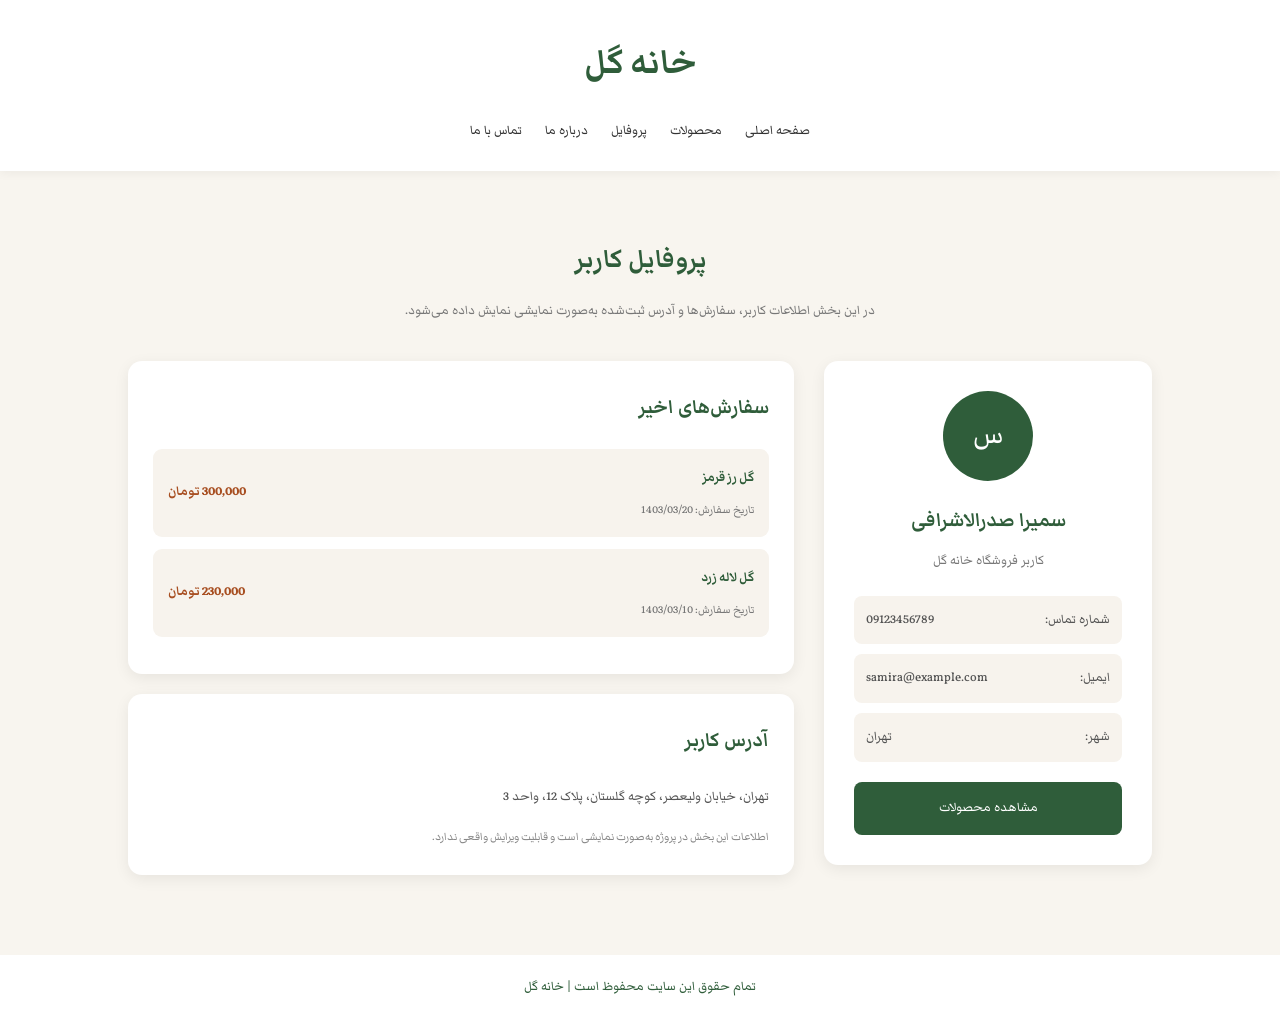
<file: profile.html>
<!DOCTYPE html>
<html lang="fa" dir="rtl">

<head>
    <meta charset="UTF-8">
    <meta name="viewport" content="width=device-width, initial-scale=1.0">
    <title>پروفایل کاربر | خانه گل</title>

    <link rel="preconnect" href="https://fonts.googleapis.com">
    <link rel="preconnect" href="https://fonts.gstatic.com" crossorigin>
    <link href="https://fonts.googleapis.com/css2?family=Markazi+Text:wght@400..700&display=swap" rel="stylesheet">
    <link rel="stylesheet" href="assets/css/style.css">
</head>

<body>

    <!-- start header -->
    <header class="header">
        <h1>خانه گل</h1>

        <nav class="navbar">
            <a href="index.html">صفحه اصلی</a>
            <a href="products.html">محصولات</a>
            <a href="profile.html">پروفایل</a>
            <a href="about.html">درباره ما</a>
            <a href="contact.html">تماس با ما</a>
        </nav>
    </header>
    <!-- end header -->


    <!-- start profile page -->
    <main>

        <section class="profile-section">

            <h2>پروفایل کاربر</h2>

            <p class="profile-description">
                در این بخش اطلاعات کاربر، سفارش‌ها و آدرس ثبت‌شده به‌صورت نمایشی نمایش داده می‌شود.
            </p>


            <!-- start profile content -->
            <div class="profile-content">

                <!-- start user card -->
                <div class="profile-card">

                    <div class="profile-avatar">
                        <span>س</span>
                    </div>

                    <h3>سمیرا صدرالاشرافی</h3>

                    <p>کاربر فروشگاه خانه گل</p>

                    <div class="profile-info-item">
                        <span>شماره تماس:</span>
                        <span>09123456789</span>
                    </div>

                    <div class="profile-info-item">
                        <span>ایمیل:</span>
                        <span>samira@example.com</span>
                    </div>

                    <div class="profile-info-item">
                        <span>شهر:</span>
                        <span>تهران</span>
                    </div>

                    <a href="products.html" class="profile-btn">
                        مشاهده محصولات
                    </a>

                </div>
                <!-- end user card -->


                <!-- start profile details -->
                <div class="profile-details">

                    <!-- start orders box -->
                    <div class="profile-box">

                        <h3>سفارش‌های اخیر</h3>

                        <div class="order-item">
                            <div>
                                <h4>گل رز قرمز</h4>
                                <p>تاریخ سفارش: 1403/03/20</p>
                            </div>

                            <span>300,000 تومان</span>
                        </div>

                        <div class="order-item">
                            <div>
                                <h4>گل لاله زرد</h4>
                                <p>تاریخ سفارش: 1403/03/10</p>
                            </div>

                            <span>230,000 تومان</span>
                        </div>

                    </div>
                    <!-- end orders box -->


                    <!-- start address box -->
                    <div class="profile-box">

                        <h3>آدرس کاربر</h3>

                        <p class="profile-address">
                            تهران، خیابان ولیعصر، کوچه گلستان، پلاک 12، واحد 3
                        </p>

                        <p class="profile-note">
                            اطلاعات این بخش در پروژه به‌صورت نمایشی است و قابلیت ویرایش واقعی ندارد.
                        </p>

                    </div>
                    <!-- end address box -->

                </div>
                <!-- end profile details -->

            </div>
            <!-- end profile content -->

        </section>

    </main>
    <!-- end profile page -->


    <!-- start footer -->
    <footer class="footer">
        <p>تمام حقوق این سایت محفوظ است | خانه گل</p>
    </footer>
    <!-- end footer -->

</body>

</html>
</file>
<file: assets/css/style.css>
* {
    margin: 0;
    padding: 0;
    box-sizing: border-box;
}


body {
    font-family: "Markazi Text", serif;
    background-color: #f8f5ef;
    color: #333;
    line-height: 1.8;
}


.header {
    background-color: #ffffff;
    text-align: center;
    padding: 25px 15px;
    box-shadow: 0 2px 10px rgba(0,0,0,0.05);
}


.header h1 {
    color: #2f5d3a;
    font-size: 43px;
    margin-bottom: 15px;
}


/* منوی سایت */

.navbar a {
    text-decoration: none;
    color: #333;
    margin: 0 10px;
    position: relative;
    padding-bottom: 5px;
    transition: 0.3s;
}

.navbar a:hover {
    color: #2e7d32;
}

.navbar a::after {
    content: "";
    position: absolute;
    right: 0;
    bottom: 0;
    width: 0%;
    height: 2px;
    background: #2e7d32;
    transition: 0.3s;
}

.navbar a:hover::after {
    width: 100%;
}


/* بخش معرفی اول صفحه */

.hero {
    background-color: #e8f3e6;
    padding: 60px 20px;
}

.hero-content {
    width: 80%;
    max-width: 1200px;
    margin: 0 auto;
    display: flex;
    justify-content: space-between;
    align-items: center;
}

.hero-text {
    width: 55%;
    text-align: right;
}

.hero-subtitle {
    color: #b65b2a;
    font-size: 18px;
    margin-bottom: 8px;
    font-weight: bold;
}

.hero-text h2 {
    color: #2f5d3a;
    font-size: 38px;
    margin-bottom: 18px;
}

.hero-text p {
    color: #444;
    font-size: 20px;
    line-height: 2;
    margin-bottom: 25px;
}

.hero-buttons {
    display: flex;
}

.hero-btn {
    display: inline-block;
    background-color: #2f5d3a;
    color: white;
    text-decoration: none;
    padding: 10px 25px;
    border-radius: 8px;
    font-size: 18px;
    margin-left: 10px;
}

.hero-btn:hover {
    background-color: #24492e;
}

.hero-outline-btn {
    display: inline-block;
    color: #2f5d3a;
    text-decoration: none;
    padding: 10px 25px;
    border: 2px solid #2f5d3a;
    border-radius: 8px;
    font-size: 18px;
}

.hero-outline-btn:hover {
    background-color: #ffffff;
}

.hero-image {
    width: 38%;
    text-align: center;
}

.hero-image img {
    width: 80%;
    height: auto;
}


/* بخش خدمات فروشگاه */

.service-section {
    width: 80%;
    max-width: 1200px;
    margin: 60px auto;
    display: flex;
    justify-content: space-between;
}

.service-item {
    width: 24%;
    background-color: #ffffff;
    text-align: center;
    padding: 22px 15px;
    border-radius: 14px;
    box-shadow: 0 6px 18px rgba(0,0,0,0.08);
}

.service-item h3 {
    color: #2f5d3a;
    font-size: 22px;
    margin-bottom: 6px;
}

.service-item p {
    color: #666;
    font-size: 16px;
}


/* بخش دسته بندی محصولات */

.categories-section {
    padding: 60px 20px;
    text-align: center;
}

.categories-section h2 {
    color: #2f5d3a;
    font-size: 32px;
    margin-bottom: 10px;
}

.section-description {
    color: #666;
    margin-bottom: 35px;
    font-size: 18px;
}

.categories-container {
    width: 80%;
    margin: 0 auto;
    display: flex;
    justify-content: space-between;
    flex-wrap: wrap;
}

.category-card {
    width: 23%;
    background-color: #ffffff;
    padding: 25px 18px;
    border-radius: 14px;
    box-shadow: 0 6px 18px rgba(0,0,0,0.08);
    transition: 0.3s;
}

.category-card:hover {
    transform: translateY(-6px);
}

.category-card h3 {
    color: #2f5d3a;
    font-size: 24px;
    margin-bottom: 10px;
}

.category-card p {
    color: #666;
    font-size: 17px;
    line-height: 1.8;
    margin-bottom: 12px;
}

.category-card a {
    color: #b65b2a;
    text-decoration: none;
    font-weight: bold;
}


/* بخش مناسبت ها */

.occasion-section {
    width: 80%;
    max-width: 1200px;
    margin: 60px auto;
    display: flex;
    justify-content: space-between;
    align-items: center;
    background-color: #ffffff;
    padding: 35px;
    border-radius: 16px;
    box-shadow: 0 6px 18px rgba(0,0,0,0.08);
}

.occasion-text {
    width: 35%;
}

.small-title {
    color: #b65b2a;
    font-size: 18px;
    margin-bottom: 8px;
    font-weight: bold;
}

.occasion-text h2 {
    color: #2f5d3a;
    font-size: 30px;
    margin-bottom: 12px;
}

.occasion-text p {
    color: #555;
    line-height: 2;
    font-size: 18px;
}

.occasion-cards {
    width: 60%;
    display: flex;
    justify-content: space-between;
    flex-wrap: wrap;
}

.occasion-card {
    width: 48%;
    background-color: #f7f3ed;
    padding: 20px 15px;
    border-radius: 12px;
    margin-bottom: 15px;
}

.occasion-card h3 {
    color: #2f5d3a;
    font-size: 22px;
    margin-bottom: 8px;
}

.occasion-card p {
    color: #666;
    font-size: 16px;
    line-height: 1.8;
}


/* بخش محصولات */

.products-section {
    padding: 60px 20px;
    text-align: center;
}

.products-section h2 {
    color: #2f5d3a;
    font-size: 30px;
    margin-bottom: 10px;
}


/* ظرف کارت‌های محصول - حالت عادی برای صفحه محصولات */

.products-container {
    display: flex;
    justify-content: center;
    gap: 25px;
    flex-wrap: wrap;
}


/* اسکرول افقی فقط برای محصولات ویژه صفحه اصلی */

.home-products-container {
    justify-content: flex-start;
    flex-wrap: nowrap;
    overflow-x: auto;
    overflow-y: hidden;
    max-width: 1275px;
    margin: 0 auto;
    padding: 10px 5px 25px 5px;
    scroll-snap-type: x mandatory;
    scroll-behavior: smooth;
    scrollbar-width: thin;
    scrollbar-color: #8aa58f #dcd6cc;
}


/* کارت محصول */

.product-card {
    background-color: white;
    width: 300px;
    padding: 15px;
    border-radius: 16px;
    box-shadow: 0 6px 18px rgba(0,0,0,0.08);
    text-align: center;
    transition: all 0.3s ease;
    min-width: 300px;
    flex: 0 0 auto;
    scroll-snap-align: start;
}

.product-card:hover {
    transform: translateY(-8px);
    box-shadow: 0 12px 25px rgba(0,0,0,0.15);
}

.product-card img {
    width: 180px;
    height: 200px;
    object-fit: cover;
    border-radius: 12px;
    background-color: white;
}

.product-card h3 {
    color: #2f5d3a;
    font-size: 25px;
    margin-top: 15px;
    margin-bottom: 5px;
}

.english-name {
    color: #888;
    font-size: 16px;
    margin-bottom: 10px;
}

.product-card p {
    font-size: 18px;
    margin-bottom: 5px;
}

.price {
    display: block;
    color: #b65b2a;
    font-weight: bold;
    font-size: 20px;
    margin: 15px 0;
}

.btn {
    display: inline-block;
    background-color: #4f925f;
    color: white;
    text-decoration: none;
    padding: 8px 12px;
    margin: 5px;
    border-radius: 8px;
    font-size: 16px;
}

.btn:hover {
    background-color: #3d6b49;
}

.btn-cart {
    background-color: #d17f51;
}

.btn-cart:hover {
    background-color: #af6137;
}


/* ابزارهای بالای صفحه محصولات */

.products-tools {
    width: 100%;
    margin: 0 0 25px 0;
    display: flex;
    justify-content: space-between;
    align-items: center;
}

.products-search {
    width: 55%;
    display: flex;
}

.products-search input {
    width: 75%;
    padding: 11px 12px;
    border: 1px solid #cccccc;
    border-radius: 8px;
    font-family: "Markazi Text", serif;
    font-size: 16px;
    outline: none;
}

.products-search input:focus {
    border-color: #2f5d3a;
}

.products-search button {
    background-color: #2f5d3a;
    color: #ffffff;
    border: none;
    padding: 11px 22px;
    border-radius: 8px;
    font-family: "Markazi Text", serif;
    font-size: 16px;
    margin-right: 8px;
    cursor: pointer;
}

.products-search button:hover {
    background-color: #24492e;
}

.products-sort {
    width: 38%;
    display: flex;
    justify-content: flex-end;
    align-items: center;
}

.products-sort span {
    color: #555;
    margin-left: 8px;
}

.products-sort select {
    padding: 10px 12px;
    border: 1px solid #cccccc;
    border-radius: 8px;
    font-family: "Markazi Text", serif;
    font-size: 16px;
    outline: none;
}

.products-sort select:focus {
    border-color: #2f5d3a;
}


/* تعداد محصولات */

.products-count {
    width: 100%;
    margin: 0 0 25px 0;
    background-color: #ffffff;
    padding: 14px 18px;
    border-radius: 12px;
    display: flex;
    justify-content: space-between;
    color: #666;
    box-shadow: 0 4px 12px rgba(0,0,0,0.05);
}


/* چیدمان کلی صفحه محصولات به همراه سایدبار فیلتر */

.products-layout {
    width: 90%;
    max-width: 1300px;
    margin: 0 auto;
    display: flex;
    align-items: flex-start;
    gap: 30px;
}

.products-main {
    flex: 1;
    min-width: 0;
    order: 1;
}


/* سایدبار فیلتر */

.filter-sidebar {
    width: 250px;
    flex-shrink: 0;
    order: 2;
    background-color: #ffffff;
    border-radius: 14px;
    padding: 25px 20px;
    box-shadow: 0 4px 15px rgba(0,0,0,0.06);
    position: static;
    top: 20px;
}

.filter-sidebar h3 {
    color: #2f5d3a;
    font-size: 22px;
    margin-bottom: 18px;
    padding-bottom: 14px;
    border-bottom: 2px solid #e8f3e6;
}

.filter-group {
    padding-bottom: 18px;
    margin-bottom: 18px;
    border-bottom: 1px solid #eeeeee;
}

.filter-group h4 {
    color: #2f5d3a;
    font-size: 16px;
    margin-bottom: 10px;
}

.filter-check {
    display: flex;
    align-items: center;
    gap: 8px;
    padding: 6px 0;
    color: #555;
    font-size: 15px;
    cursor: pointer;
    transition: 0.2s;
}

.filter-check:hover {
    color: #2f5d3a;
}

.filter-check input[type="checkbox"] {
    width: 16px;
    height: 16px;
    accent-color: #2f5d3a;
    cursor: pointer;
}

.color-dot {
    display: inline-block;
    width: 12px;
    height: 12px;
    border-radius: 50%;
    border: 1px solid rgba(0,0,0,0.15);
}

.dot-red {
    background-color: #d9483c;
}

.dot-yellow {
    background-color: #ffe680;
}

.dot-white {
    background-color: #ffffff;
    border-color: #bbbbbb;
}

.dot-pink {
    background-color: #e8779c;
}

.dot-purple {
    background-color: #9b59b6;
}

.dot-blue {
    background-color: #4a90d9;
}

.filter-check .color-dot {
    margin-left: 0;
}

.apply-filters-btn {
    display: block;
    width: 100%;
    background-color: #2f5d3a;
    color: #ffffff;
    border: none;
    padding: 12px;
    border-radius: 8px;
    font-family: "Markazi Text", serif;
    font-size: 17px;
    cursor: pointer;
    margin-top: 6px;
    transition: 0.3s;
}

.apply-filters-btn:hover {
    background-color: #24492e;
}

.clear-filters-btn {
    display: block;
    text-align: center;
    color: #a84f22;
    margin-top: 12px;
    text-decoration: none;
    font-size: 15px;
}

.clear-filters-btn:hover {
    text-decoration: underline;
}


/* برچسب موجودی روی کارت محصول */

.product-card {
    position: relative;
}

.stock-label {
    position: absolute;
    top: 12px;
    right: 12px;
    background-color: #e8f3e6;
    color: #2f5d3a;
    padding: 4px 12px;
    border-radius: 15px;
    font-size: 14px;
    font-weight: bold;
}


/* کارت مشاهده همه محصولات داخل اسکرول */

.view-all-card {
    min-width: 220px;
    flex: 0 0 auto;
    display: flex;
    align-items: center;
    justify-content: center;
    scroll-snap-align: start;
}


/* بخش پیشنهاد ویژه */

.special-offer-section {
    width: 80%;
    max-width: 1200px;
    margin: 60px auto;
    display: flex;
    justify-content: space-between;
    align-items: center;
    background-color: #e7c0ff1d;
    padding: 35px;
    border-radius: 18px;
}

.special-offer-image {
    width: 35%;
    text-align: center;
}

.special-offer-image img {
    width: 75%;
    height: auto;
}

.special-offer-text {
    width: 60%;
}

.special-offer-text h2 {
    color: #2f5d3a;
    font-size: 32px;
    margin-bottom: 12px;
}

.special-offer-text p {
    color: #555;
    line-height: 2;
    font-size: 18px;
    margin-bottom: 18px;
}

.special-offer-info {
    display: flex;
    flex-wrap: wrap;
    margin-bottom: 20px;
}

.special-offer-info span {
    background-color: #ffffff;
    color: #2f5d3a;
    padding: 7px 14px;
    border-radius: 20px;
    margin-left: 8px;
    margin-bottom: 8px;
    font-size: 15px;
}


/* بخش مزایای فروشگاه */

.advantages-section {
    background-color: #e8f3e6;
    padding: 60px 20px;
    text-align: center;
}

.advantages-section h2 {
    color: #2f5d3a;
    font-size: 32px;
    margin-bottom: 10px;
}

.advantages-container {
    width: 80%;
    margin: 0 auto;
    display: flex;
    justify-content: space-between;
}

.advantage-card {
    width: 31%;
    background-color: #ffffff;
    padding: 25px 20px;
    border-radius: 14px;
    box-shadow: 0 6px 18px rgba(0,0,0,0.08);
}

.advantage-card h3 {
    color: #2f5d3a;
    font-size: 24px;
    margin-bottom: 10px;
}

.advantage-card p {
    color: #666;
    font-size: 17px;
    line-height: 1.9;
}


/* بخش نظرات کاربران */

.reviews-section {
    padding: 60px 20px;
    text-align: center;
}

.reviews-section h2 {
    color: #2f5d3a;
    font-size: 32px;
    margin-bottom: 30px;
}

.reviews-container {
    width: 80%;
    margin: 0 auto;
    display: flex;
    justify-content: space-between;
}

.review-card {
    width: 31%;
    background-color: #ffffff;
    padding: 25px 20px;
    border-radius: 14px;
    box-shadow: 0 6px 18px rgba(0,0,0,0.08);
}

.review-card p {
    color: #555;
    line-height: 1.9;
    margin-bottom: 18px;
}

.review-card h3 {
    color: #2f5d3a;
    font-size: 22px;
    margin-bottom: 4px;
}

.review-card span {
    color: #888;
    font-size: 15px;
}


/* بخش درباره فروشگاه در صفحه اصلی */

.home-about-section {
    background-color: #ffffff;
    padding: 60px 20px;
}

.home-about-content {
    width: 80%;
    max-width: 1200px;
    margin: 0 auto;
    display: flex;
    justify-content: space-between;
    align-items: center;
}

.home-about-text {
    width: 62%;
}

.home-about-text h2 {
    color: #2f5d3a;
    font-size: 32px;
    margin-bottom: 15px;
}

.home-about-text p {
    color: #555;
    line-height: 2;
    font-size: 18px;
    margin-bottom: 15px;
    text-align: justify;
}

.home-about-box {
    width: 32%;
    background-color: #f7f3ed;
    padding: 25px;
    border-radius: 14px;
}

.home-about-box h3 {
    color: #2f5d3a;
    font-size: 24px;
    margin-bottom: 15px;
}

.home-about-box p {
    color: #555;
    background-color: #ffffff;
    padding: 10px;
    border-radius: 8px;
    margin-bottom: 10px;
}


/* بخش ارتباط بیشتر */

.home-links-section {
    width: 50%;
    margin: 60px auto;
    background-color: #f0cda230;
    padding: 50px 20px;
    text-align: center;
    border-radius: 18px;
}

.home-links-section h2 {
    color: #2f5d3a;
    font-size: 30px;
    margin-bottom: 12px;
}

.home-links-section p {
    color: #555;
    max-width: 650px;
    margin: 0 auto 20px;
    font-size: 18px;
    line-height: 1.9;
}

.home-links-buttons {
    display: flex;
    justify-content: center;
}


/* فوتر */

.footer {
    background-color: #ffffff;
    color: #2f5d3a;
    text-align: center;
    padding: 18px;
}


/* ظاهر اسکرول افقی در Chrome / Edge */

.products-container::-webkit-scrollbar {
    height: 12px;
}

.products-container::-webkit-scrollbar-track {
    background-color: #dcd6cc;
    border-radius: 10px;
}

.products-container::-webkit-scrollbar-thumb {
    background-color: #8aa58f;
    border-radius: 10px;
}

.products-container::-webkit-scrollbar-thumb:hover {
    background-color: #4d815b;
}


/* ظاهر اسکرول در Firefox */

.products-container {
    scrollbar-width: thin;
    scrollbar-color: #8aa58f #dcd6cc;
}

/* صفحه جزئیات محصول */

.product-details-container {
    margin: 60px auto;
}


/* نمایش فقط محصول انتخاب شده */

.product-section {
    display: none;
    scroll-margin-top: 120px;
}

.product-section:target {
    display: block;
}


/* مسیر صفحه */

.page-path {
    width: 80%;
    margin: 0 auto 20px auto;
    color: #777;
    font-size: 16px;
}

.page-path a {
    color: #2f5d3a;
    text-decoration: none;
}

.page-path span {
    margin-left: 6px;
}


/* کادر اصلی محصول */

.product-details {
    width: 80%;
    margin: 0 auto;
    display: flex;
    gap: 45px;
    align-items: center;
    background-color: #ffffff;
    padding: 35px;
    border-radius: 18px;
    box-shadow: 0 5px 20px rgba(0,0,0,0.08);
}


/* تصویر محصول */

.product-details-image {
    width: 50%;
    border-radius: 15px;
    overflow: hidden;
}

.product-details-image img {
    width: 100%;
    height: auto;
    display: block;
}


/* اطلاعات محصول */

.product-details-info {
    width: 50%;
}

.product-category {
    display: inline-block;
    background-color: #e8f1e9;
    color: #2f5d3a;
    padding: 7px 16px;
    border-radius: 20px;
    font-size: 14px;
    margin-bottom: 12px;
}

.product-details-info h2 {
    color: #2f5d3a;
    font-size: 32px;
    margin-bottom: 5px;
}

.product-name-en {
    color: #888;
    font-size: 16px;
    margin-bottom: 20px;
}


/* وضعیت موجودی محصول */

.product-status {
    display: flex;
    justify-content: space-between;
    background-color: #f7f7f7;
    padding: 13px 16px;
    border-radius: 10px;
    margin-bottom: 20px;
    color: #666;
    font-size: 14px;
}

.available {
    color: #2f7d46;
    font-weight: bold;
}


/* برچسب ویژگی‌های محصول */

.product-tags {
    display: flex;
    flex-wrap: wrap;
    margin-bottom: 18px;
}

.product-tags span {
    background-color: #e8f1e9;
    color: #2f5d3a;
    padding: 6px 13px;
    border-radius: 20px;
    margin-left: 7px;
    margin-bottom: 7px;
    font-size: 14px;
}


/* توضیحات محصول */

.product-description {
    color: #555;
    line-height: 2;
    text-align: justify;
    margin-bottom: 22px;
}


/* مشخصات محصول */

.product-specs {
    display: flex;
    justify-content: space-between;
    flex-wrap: wrap;
    row-gap: 12px;
    margin-bottom: 22px;
}

.product-spec-item {
    width: 48%;
    display: flex;
    justify-content: space-between;
    align-items: center;
    background-color: #f7f3ed;
    padding: 13px 15px;
    border-radius: 9px;
}

.product-spec-item p {
    color: #777;
    margin: 0;
}

.product-spec-item span {
    color: #2f5d3a;
    font-weight: bold;
}


/* قیمت محصول */

.product-price-box {
    display: flex;
    justify-content: space-between;
    align-items: center;
    background-color: #fff4eb;
    padding: 17px 20px;
    border-radius: 10px;
    margin-bottom: 20px;
}

.product-price-box > span:first-child {
    color: #555;
}

.product-details-price {
    color: #a84f22;
    font-size: 24px;
    font-weight: bold;
}


/* انتخاب تعداد */

.quantity-box {
    display: flex;
    align-items: center;
    gap: 15px;
    margin-bottom: 22px;
}

.quantity-box p {
    color: #333;
    font-size: 17px;
    margin: 0;
}

.quantity-box input {
    width: 75px;
    padding: 10px;
    border: 1px solid #cccccc;
    border-radius: 7px;
    font-size: 16px;
    text-align: center;
    outline: none;
}

.quantity-box input:focus {
    border-color: #2f5d3a;
}


/* دکمه‌های محصول */

.product-details-buttons {
    display: flex;
    gap: 12px;
    margin-bottom: 15px;
}

.details-cart-btn {
    flex: 1;
    display: block;
    background-color: #2f5d3a;
    color: #ffffff;
    padding: 13px 20px;
    border-radius: 8px;
    text-decoration: none;
    text-align: center;
    transition: 0.3s;
}

.details-cart-btn:hover {
    background-color: #244a2e;
}

.back-products-btn {
    flex: 1;
    display: block;
    background-color: transparent;
    color: #2f5d3a;
    padding: 12px 20px;
    border: 2px solid #2f5d3a;
    border-radius: 8px;
    text-decoration: none;
    text-align: center;
    transition: 0.3s;
}

.back-products-btn:hover {
    background-color: #e8f1e9;
}


/* یادداشت نمایشی بودن سبد خرید */

.product-note {
    color: #888;
    font-size: 13px;
    line-height: 1.8;
}


/* بخش راهنمای نگهداری */

.care-section {
    width: 80%;
    margin: 60px auto 0 auto;
    text-align: center;
}

.care-section > h2 {
    color: #2f5d3a;
    font-size: 28px;
    margin-bottom: 10px;
}

.care-title-text {
    color: #777;
    margin-bottom: 30px;
}

.care-items {
    display: flex;
    justify-content: space-between;
    flex-wrap: wrap;
    gap: 20px;
}

.care-card {
    width: 23%;
    background-color: #ffffff;
    padding: 25px 18px;
    border-radius: 14px;
    box-shadow: 0 4px 15px rgba(0,0,0,0.07);
    transition: 0.3s;
}

.care-card:hover {
    transform: translateY(-5px);
}

.care-card h3 {
    color: #2f5d3a;
    margin-bottom: 10px;
}

.care-card p {
    color: #666;
    font-size: 14px;
    line-height: 1.9;
}


/* صفحه سبد خرید */

.cart-section {
    width: 80%;
    max-width: 1200px;
    margin: 60px auto;
}

.cart-section > h2 {
    color: #2f5d3a;
    font-size: 32px;
    text-align: center;
    margin-bottom: 8px;
}

.cart-description {
    color: #777;
    text-align: center;
    margin-bottom: 30px;
}


/* مراحل خرید */

.cart-steps {
    background-color: #ffffff;
    padding: 18px 20px;
    border-radius: 14px;
    margin-bottom: 30px;
    display: flex;
    justify-content: space-between;
    box-shadow: 0 4px 15px rgba(0,0,0,0.07);
}

.cart-step {
    width: 31%;
    display: flex;
    align-items: center;
    justify-content: center;
    color: #777;
}

.cart-step span {
    width: 35px;
    height: 35px;
    background-color: #f7f3ed;
    color: #2f5d3a;
    border-radius: 50%;
    display: flex;
    align-items: center;
    justify-content: center;
    margin-left: 8px;
    font-weight: bold;
}

.cart-step p {
    font-size: 17px;
}

.active-step span {
    background-color: #2f5d3a;
    color: #ffffff;
}

.active-step p {
    color: #2f5d3a;
    font-weight: bold;
}


/* محتوای اصلی سبد خرید */

.cart-content {
    display: flex;
    justify-content: space-between;
    align-items: flex-start;
}

.cart-products {
    width: 66%;
}

.order-summary {
    width: 31%;
}


/* محصول داخل سبد خرید */

.cart-item {
    display: flex;
    align-items: center;
    justify-content: space-between;
    background-color: #ffffff;
    padding: 20px;
    border-radius: 14px;
    box-shadow: 0 4px 15px rgba(0,0,0,0.07);
    margin-bottom: 20px;
}

.cart-item-image {
    width: 110px;
    height: 110px;
    overflow: hidden;
    border-radius: 10px;
}

.cart-item-image img {
    width: 100%;
    height: 100%;
    object-fit: contain;
}

.cart-item-info {
    width: 28%;
}

.cart-item-info h3 {
    color: #2f5d3a;
    font-size: 21px;
    margin-bottom: 4px;
}

.cart-item-info p {
    color: #666;
    font-size: 14px;
    margin-bottom: 4px;
}

.cart-product-name {
    color: #999;
}


/* تعداد محصول */

.cart-item-quantity {
    text-align: center;
}

.cart-item-quantity p {
    color: #666;
    margin-bottom: 8px;
}

.cart-item-quantity input {
    width: 65px;
    padding: 8px;
    border: 1px solid #cccccc;
    border-radius: 7px;
    text-align: center;
    font-size: 15px;
    outline: none;
}

.cart-item-quantity input:focus {
    border-color: #2f5d3a;
}


/* قیمت محصول */

.cart-item-price {
    text-align: center;
}

.cart-item-price p {
    color: #666;
    margin-bottom: 8px;
}

.cart-item-price span {
    color: #a84f22;
    font-weight: bold;
}


/* حذف محصول */

.cart-item-remove a {
    color: #b94a48;
    text-decoration: none;
    border: 1px solid #b94a48;
    padding: 7px 12px;
    border-radius: 7px;
}

.cart-item-remove a:hover {
    background-color: #b94a48;
    color: #ffffff;
}


/* دکمه‌های پایین محصولات */

.cart-page-buttons {
    display: flex;
    justify-content: space-between;
}

.continue-shopping-btn {
    color: #2f5d3a;
    text-decoration: none;
    border: 2px solid #2f5d3a;
    padding: 10px 20px;
    border-radius: 8px;
}

.continue-shopping-btn:hover {
    background-color: #e8f1e9;
}

.clear-cart-btn {
    color: #b94a48;
    text-decoration: none;
    border: 2px solid #b94a48;
    padding: 10px 20px;
    border-radius: 8px;
}

.clear-cart-btn:hover {
    background-color: #b94a48;
    color: #ffffff;
}


/* خلاصه سفارش */

.order-summary {
    background-color: #ffffff;
    padding: 25px;
    border-radius: 14px;
    box-shadow: 0 4px 15px rgba(0,0,0,0.07);
}

.order-summary h3 {
    color: #2f5d3a;
    font-size: 24px;
    margin-bottom: 25px;
}

.summary-item {
    display: flex;
    justify-content: space-between;
    color: #666;
    margin-bottom: 18px;
}

.summary-divider {
    border-top: 1px solid #dddddd;
    margin: 22px 0;
}

.summary-total {
    display: flex;
    justify-content: space-between;
    color: #2f5d3a;
    font-size: 20px;
    font-weight: bold;
    margin-bottom: 25px;
}


/* کد تخفیف */

.discount-box {
    background-color: #f7f3ed;
    padding: 15px;
    border-radius: 10px;
    margin-bottom: 20px;
}

.discount-box p {
    color: #555;
    margin-bottom: 8px;
}

.discount-input-box {
    display: flex;
    justify-content: space-between;
}

.discount-input-box input {
    width: 68%;
    padding: 9px 10px;
    border: 1px solid #cccccc;
    border-radius: 7px;
    font-family: "Markazi Text", serif;
    font-size: 15px;
    outline: none;
}

.discount-input-box input:focus {
    border-color: #2f5d3a;
}

.discount-input-box a {
    width: 28%;
    background-color: #2f5d3a;
    color: #ffffff;
    text-decoration: none;
    text-align: center;
    padding: 9px;
    border-radius: 7px;
}

.discount-input-box a:hover {
    background-color: #24492e;
}


/* دکمه ثبت سفارش */

.checkout-btn {
    display: block;
    background-color: #2f5d3a;
    color: #ffffff;
    text-align: center;
    text-decoration: none;
    padding: 13px;
    border-radius: 8px;
    margin-bottom: 18px;
}

.checkout-btn:hover {
    background-color: #244a2e;
}


/* پیام امنیت سفارش */

.cart-secure-message {
    background-color: #e8f1e9;
    padding: 14px;
    border-radius: 10px;
    text-align: center;
}

.cart-secure-message h4 {
    color: #2f5d3a;
    margin-bottom: 6px;
}

.cart-secure-message p {
    color: #666;
    font-size: 13px;
    line-height: 1.8;
}

/* صفحه ثبت سفارش */

.checkout-section {
    width: 80%;
    max-width: 1200px;
    margin: 60px auto;
}

.checkout-section > h2 {
    color: #2f5d3a;
    font-size: 32px;
    text-align: center;
    margin-bottom: 8px;
}

.checkout-description {
    color: #777;
    text-align: center;
    margin-bottom: 30px;
}


/* مراحل ثبت سفارش */

.checkout-steps {
    background-color: #ffffff;
    padding: 18px 20px;
    border-radius: 14px;
    margin-bottom: 30px;
    display: flex;
    justify-content: space-between;
    box-shadow: 0 4px 15px rgba(0,0,0,0.07);
}

.checkout-step {
    width: 31%;
    display: flex;
    align-items: center;
    justify-content: center;
    color: #777;
}

.checkout-step span {
    width: 35px;
    height: 35px;
    background-color: #f7f3ed;
    color: #2f5d3a;
    border-radius: 50%;
    display: flex;
    align-items: center;
    justify-content: center;
    margin-left: 8px;
    font-weight: bold;
}

.checkout-step p {
    font-size: 17px;
}

.active-checkout-step span {
    background-color: #2f5d3a;
    color: #ffffff;
}

.active-checkout-step p {
    color: #2f5d3a;
    font-weight: bold;
}


/* محتوای اصلی صفحه ثبت سفارش */

.checkout-content {
    display: flex;
    justify-content: space-between;
    align-items: flex-start;
}

.checkout-form-box {
    width: 65%;
    background-color: #ffffff;
    padding: 30px;
    border-radius: 14px;
    box-shadow: 0 4px 15px rgba(0,0,0,0.07);
}

.checkout-summary {
    width: 31%;
    background-color: #ffffff;
    padding: 25px;
    border-radius: 14px;
    box-shadow: 0 4px 15px rgba(0,0,0,0.07);
}

.checkout-form-box h3,
.checkout-summary h3 {
    color: #2f5d3a;
    font-size: 24px;
    margin-bottom: 25px;
}


/* ردیف‌های فرم */

.checkout-form-row {
    display: flex;
    justify-content: space-between;
    margin-bottom: 18px;
}

.checkout-form-group {
    width: 48%;
}

.checkout-form-group p {
    color: #555;
    margin-bottom: 7px;
}

.checkout-form-group input,
.checkout-form-group select,
.checkout-form-group textarea {
    width: 100%;
    padding: 11px 12px;
    border: 1px solid #cccccc;
    border-radius: 7px;
    font-family: "Markazi Text", serif;
    font-size: 15px;
    outline: none;
}

.checkout-form-group input:focus,
.checkout-form-group select:focus,
.checkout-form-group textarea:focus {
    border-color: #2f5d3a;
}

.checkout-full-width {
    width: 100%;
    margin-bottom: 18px;
}

.checkout-form-group textarea {
    height: 100px;
    resize: vertical;
}


/* روش پرداخت */

.payment-method-box {
    background-color: #f7f3ed;
    padding: 18px;
    border-radius: 10px;
    margin-bottom: 18px;
}

.payment-method-box h3 {
    color: #2f5d3a;
    font-size: 22px;
    margin-bottom: 15px;
}

.payment-options {
    display: flex;
    justify-content: space-between;
}

.payment-option {
    width: 48%;
    background-color: #ffffff;
    padding: 12px;
    border-radius: 8px;
    display: flex;
    align-items: center;
    cursor: pointer;
}

.payment-option input {
    margin-left: 8px;
}

.payment-option span {
    color: #555;
}


/* بخش قوانین */

.checkout-rules {
    display: flex;
    align-items: center;
    margin-top: 5px;
}

.checkout-rules input {
    margin-left: 8px;
}

.checkout-rules p {
    color: #666;
    font-size: 14px;
}


/* محصول داخل خلاصه سفارش */

.checkout-product {
    display: flex;
    justify-content: space-between;
    align-items: center;
    background-color: #f7f3ed;
    padding: 12px;
    border-radius: 9px;
    margin-bottom: 15px;
}

.checkout-product-image {
    width: 65px;
    height: 65px;
    overflow: hidden;
    border-radius: 7px;
}

.checkout-product-image img {
    width: 100%;
    height: 100%;
    object-fit: contain;
}

.checkout-product-info {
    width: 38%;
}

.checkout-product-info h4 {
    color: #2f5d3a;
    margin-bottom: 4px;
}

.checkout-product-info p {
    color: #777;
    font-size: 14px;
}

.checkout-product-price {
    color: #a84f22;
    font-size: 14px;
    font-weight: bold;
}


/* مبلغ‌های سفارش */

.checkout-summary-item {
    display: flex;
    justify-content: space-between;
    color: #666;
    margin-bottom: 18px;
}

.checkout-summary-line {
    border-top: 1px solid #dddddd;
    margin: 22px 0;
}

.checkout-total {
    display: flex;
    justify-content: space-between;
    color: #2f5d3a;
    font-size: 20px;
    font-weight: bold;
    margin-bottom: 25px;
}


/* دکمه‌های صفحه ثبت سفارش */

.submit-order-btn {
    width: 100%;
    background-color: #2f5d3a;
    color: #ffffff;
    padding: 13px;
    border: none;
    border-radius: 8px;
    font-family: "Markazi Text", serif;
    font-size: 16px;
    cursor: pointer;
    margin-bottom: 12px;
}

.submit-order-btn:hover {
    background-color: #244a2e;
}

.back-cart-btn {
    display: block;
    color: #2f5d3a;
    text-decoration: none;
    text-align: center;
    padding: 11px;
    border: 2px solid #2f5d3a;
    border-radius: 8px;
    margin-bottom: 15px;
}

.back-cart-btn:hover {
    background-color: #e8f1e9;
}

.checkout-note {
    color: #888;
    font-size: 13px;
    line-height: 1.8;
    text-align: center;
}


/* صفحه پروفایل */

.profile-section {
    width: 80%;
    max-width: 1200px;
    margin: 60px auto;
}

.profile-section > h2 {
    color: #2f5d3a;
    font-size: 32px;
    text-align: center;
    margin-bottom: 8px;
}

.profile-description {
    color: #777;
    text-align: center;
    margin-bottom: 35px;
}

.profile-content {
    display: flex;
    justify-content: space-between;
    align-items: flex-start;
}

.profile-card {
    width: 32%;
    background-color: #ffffff;
    padding: 30px;
    border-radius: 14px;
    text-align: center;
    box-shadow: 0 4px 15px rgba(0, 0, 0, 0.07);
}

.profile-avatar {
    width: 90px;
    height: 90px;
    background-color: #2f5d3a;
    color: #ffffff;
    border-radius: 50%;
    margin: 0 auto 18px;
    display: flex;
    align-items: center;
    justify-content: center;
    font-size: 36px;
}

.profile-card h3 {
    color: #2f5d3a;
    font-size: 24px;
    margin-bottom: 5px;
}

.profile-card > p {
    color: #777;
    margin-bottom: 20px;
}

.profile-info-item {
    display: flex;
    justify-content: space-between;
    background-color: #f7f3ed;
    padding: 10px 12px;
    border-radius: 8px;
    margin-bottom: 10px;
    color: #555;
}

.profile-btn {
    display: block;
    background-color: #2f5d3a;
    color: #ffffff;
    text-decoration: none;
    padding: 12px;
    border-radius: 8px;
    margin-top: 20px;
}

.profile-btn:hover {
    background-color: #244a2e;
}

.profile-details {
    width: 65%;
}

.profile-box {
    background-color: #ffffff;
    padding: 25px;
    border-radius: 14px;
    margin-bottom: 20px;
    box-shadow: 0 4px 15px rgba(0, 0, 0, 0.07);
}

.profile-box h3 {
    color: #2f5d3a;
    font-size: 24px;
    margin-bottom: 20px;
}

.order-item {
    display: flex;
    justify-content: space-between;
    align-items: center;
    background-color: #f7f3ed;
    padding: 15px;
    border-radius: 9px;
    margin-bottom: 12px;
}

.order-item h4 {
    color: #2f5d3a;
    margin-bottom: 4px;
}

.order-item p {
    color: #777;
    font-size: 14px;
}

.order-item span {
    color: #a84f22;
    font-weight: bold;
}

.profile-address {
    color: #555;
    line-height: 1.9;
    margin-bottom: 12px;
}

.profile-note {
    color: #888;
    font-size: 14px;
}


/* صفحه درباره ما */

.about-section {
    width: 80%;
    max-width: 1200px;
    margin: 60px auto;
}

.about-section > h2 {
    color: #2f5d3a;
    font-size: 32px;
    text-align: center;
    margin-bottom: 8px;
}

.about-description {
    color: #777;
    text-align: center;
    margin-bottom: 35px;
    font-size: 18px;
}


/* محتوای معرفی درباره ما */

.about-content {
    display: flex;
    justify-content: space-between;
    align-items: center;
    background-color: #ffffff;
    padding: 35px;
    border-radius: 16px;
    box-shadow: 0 4px 15px rgba(0,0,0,0.07);
    margin-bottom: 30px;
}

.about-image {
    width: 40%;
    border-radius: 14px;
    overflow: hidden;
    text-align: center;
}

.about-image img {
    width: 80%;
    height: auto;
}

.about-text {
    width: 48%;
    margin: 0 auto;
}

.about-small-title {
    color: #b65b2a;
    font-weight: bold;
    margin-bottom: 8px;
}

.about-text h3 {
    color: #2f5d3a;
    font-size: 26px;
    margin-bottom: 15px;
}

.about-text p {
    color: #555;
    line-height: 2;
    text-align: justify;
    margin-bottom: 15px;
}

.about-buttons {
    display: flex;
}

.about-btn {
    display: inline-block;
    background-color: #2f5d3a;
    color: #ffffff;
    text-decoration: none;
    padding: 11px 25px;
    border-radius: 8px;
    margin-left: 10px;
}

.about-btn:hover {
    background-color: #244a2e;
}

.about-outline-btn {
    display: inline-block;
    color: #2f5d3a;
    text-decoration: none;
    padding: 10px 25px;
    border: 2px solid #2f5d3a;
    border-radius: 8px;
}

.about-outline-btn:hover {
    background-color: #e8f1e9;
}


/* آمار نمایشی */

.about-stats {
    display: flex;
    justify-content: space-between;
    margin-bottom: 30px;
}

.about-stat-card {
    width: 23%;
    background-color: #ffffff;
    padding: 25px 15px;
    text-align: center;
    border-radius: 14px;
    box-shadow: 0 4px 15px rgba(0,0,0,0.07);
}

.about-stat-card h3 {
    color: #2f5d3a;
    font-size: 32px;
    margin-bottom: 5px;
}

.about-stat-card p {
    color: #666;
    font-size: 17px;
}


/* اهداف فروشگاه */

.about-goals {
    display: flex;
    justify-content: space-between;
    align-items: center;
    background-color: #e8f3e6;
    padding: 35px;
    border-radius: 16px;
    margin-bottom: 30px;
}

.about-goals-text {
    width: 32%;
    margin: 0 auto;
}

.about-goals-text h3 {
    color: #2f5d3a;
    font-size: 26px;
    margin-bottom: 12px;
}

.about-goals-text p {
    color: #555;
    line-height: 2;
    text-align: justify;
}

.about-goals-list {
    width: 58%;
}

.about-goal-item {
    background-color: #ffffff;
    padding: 18px;
    border-radius: 10px;
    margin-bottom: 14px;
}

.about-goal-item h4 {
    color: #2f5d3a;
    font-size: 21px;
    margin-bottom: 6px;
}

.about-goal-item p {
    color: #666;
    line-height: 1.8;
}


/* ویژگی‌های درباره ما */

.about-features {
    display: flex;
    justify-content: space-between;
    margin-bottom: 30px;
}

.about-feature-card {
    width: 31%;
    background-color: #ffffff;
    padding: 25px 18px;
    text-align: center;
    border-radius: 14px;
    box-shadow: 0 4px 15px rgba(0,0,0,0.07);
}

.about-feature-card span {
    width: 45px;
    height: 45px;
    background-color: #2f5d3a;
    color: #ffffff;
    border-radius: 50%;
    display: flex;
    align-items: center;
    justify-content: center;
    margin: 0 auto 12px auto;
    font-size: 22px;
    font-weight: bold;
}

.about-feature-card h3 {
    color: #2f5d3a;
    margin-bottom: 10px;
}

.about-feature-card p {
    color: #666;
    line-height: 1.8;
}


/* کادر پایانی درباره ما */

.about-final-box {
    background-color: #f0cda230;
    padding: 30px;
    border-radius: 16px;
    text-align: center;
}

.about-final-box h3 {
    color: #2f5d3a;
    font-size: 26px;
    margin-bottom: 12px;
}

.about-final-box p {
    color: #555;
    max-width: 800px;
    margin: 0 auto 20px auto;
    line-height: 2;
}

/* صفحه تماس با ما */

.contact-section {
    width: 80%;
    max-width: 1200px;
    margin: 60px auto;
}

.contact-section > h2 {
    color: #2f5d3a;
    font-size: 32px;
    text-align: center;
    margin-bottom: 8px;
}

.contact-description {
    color: #777;
    text-align: center;
    margin-bottom: 35px;
    font-size: 18px;
}


/* محتوای اصلی تماس */

.contact-content {
    display: flex;
    justify-content: space-between;
    align-items: flex-start;
    margin-bottom: 30px;
}

.contact-form {
    width: 65%;
    background-color: #ffffff;
    padding: 30px;
    border-radius: 14px;
    box-shadow: 0 4px 15px rgba(0,0,0,0.07);
}

.contact-info {
    width: 31%;
    background-color: #ffffff;
    padding: 25px;
    border-radius: 14px;
    box-shadow: 0 4px 15px rgba(0,0,0,0.07);
}

.contact-form h3,
.contact-info h3 {
    color: #2f5d3a;
    font-size: 24px;
    margin-bottom: 8px;
}

.contact-form-description,
.contact-info-description {
    color: #777;
    margin-bottom: 22px;
    line-height: 1.8;
}


/* فرم تماس */

.contact-form-row {
    display: flex;
    justify-content: space-between;
    margin-bottom: 18px;
}

.contact-form-group {
    width: 48%;
}

.contact-full-width {
    width: 100%;
    margin-bottom: 18px;
}

.contact-form-group p {
    color: #555;
    margin-bottom: 7px;
    text-align: right;
}

.contact-form-group input,
.contact-form-group textarea {
    width: 100%;
    padding: 11px 12px;
    border: 1px solid #cccccc;
    border-radius: 7px;
    font-family: "Markazi Text", serif;
    font-size: 15px;
    outline: none;
    text-align: right;
}

.contact-form-group input:focus,
.contact-form-group textarea:focus {
    border-color: #2f5d3a;
}

.contact-form-group textarea {
    height: 120px;
    resize: vertical;
}

.contact-submit-btn {
    width: 100%;
    background-color: #2f5d3a;
    color: #ffffff;
    border: none;
    padding: 13px;
    border-radius: 8px;
    font-family: "Markazi Text", serif;
    font-size: 17px;
    cursor: pointer;
    margin-bottom: 14px;
}

.contact-submit-btn:hover {
    background-color: #244a2e;
}

.contact-note {
    color: #888;
    font-size: 13px;
    line-height: 1.8;
    text-align: center;
}


/* اطلاعات تماس */

.contact-info-item {
    display: flex;
    align-items: flex-start;
    background-color: #f7f3ed;
    padding: 14px;
    border-radius: 10px;
    margin-bottom: 14px;
}

.contact-info-item > span {
    background-color: #2f5d3a;
    color: #ffffff;
    padding: 5px 10px;
    border-radius: 15px;
    margin-left: 10px;
    font-size: 14px;
}

.contact-info-item h4 {
    color: #2f5d3a;
    margin-bottom: 4px;
}

.contact-info-item p {
    color: #666;
    font-size: 14px;
    line-height: 1.8;
}


/* شبکه‌های ارتباطی */

.contact-social-box {
    background-color: #e8f3e6;
    padding: 15px;
    border-radius: 10px;
    margin-top: 18px;
}

.contact-social-box h4 {
    color: #2f5d3a;
    margin-bottom: 12px;
}

.contact-social-links {
    display: flex;
    flex-wrap: wrap;
}

.contact-social-links a {
    background-color: #ffffff;
    color: #2f5d3a;
    text-decoration: none;
    padding: 7px 13px;
    border-radius: 20px;
    margin-left: 7px;
    margin-bottom: 7px;
}

.contact-social-links a:hover {
    background-color: #2f5d3a;
    color: #ffffff;
}


/* نقشه واقعی فروشگاه */

.contact-map-section {
    display: flex;
    justify-content: space-between;
    align-items: center;
    background-color: #e8f3e6;
    padding: 30px;
    border-radius: 16px;
}

.contact-map-text {
    width: 45%;
}

.contact-map-text h3 {
    color: #2f5d3a;
    font-size: 25px;
    margin-bottom: 10px;
}

.contact-map-text p {
    color: #555;
    line-height: 2;
    text-align: justify;
}

.map-box {
    width: 50%;
    height: 320px;
    background-color: #ffffff;
    border-radius: 14px;
    overflow: hidden;
    box-shadow: 0 4px 15px rgba(0,0,0,0.08);
}

.map-box iframe {
    width: 100%;
    height: 100%;
    border: 0;
    display: block;
}


/* بخش‌های جدید اضافه‌شده به صفحه اصلی    */

/* مراحل خرید */

.steps-section {
    background-color: #e8f3e6;
    padding: 60px 20px;
    text-align: center;
}

.steps-section h2 {
    color: #2f5d3a;
    font-size: 32px;
    margin-bottom: 10px;
}

.steps-container {
    width: 80%;
    max-width: 1200px;
    margin: 30px auto 0 auto;
    display: flex;
    justify-content: space-between;
}

.step-card {
    width: 31%;
    background-color: #ffffff;
    padding: 30px 20px;
    border-radius: 14px;
    box-shadow: 0 6px 18px rgba(0,0,0,0.08);
    transition: 0.3s;
}

.step-card:hover {
    transform: translateY(-6px);
}

.step-card span {
    width: 45px;
    height: 45px;
    background-color: #2f5d3a;
    color: #ffffff;
    border-radius: 50%;
    display: flex;
    align-items: center;
    justify-content: center;
    margin: 0 auto 14px auto;
    font-size: 20px;
    font-weight: bold;
}

.step-card h3 {
    color: #2f5d3a;
    font-size: 22px;
    margin-bottom: 8px;
}

.step-card p {
    color: #666;
    font-size: 16px;
    line-height: 1.8;
}


/* سوالات متداول */

.faq-section {
    padding: 60px 20px;
    text-align: center;
}

.faq-section h2 {
    color: #2f5d3a;
    font-size: 32px;
    margin-bottom: 10px;
}

.faq-list {
    width: 70%;
    max-width: 900px;
    margin: 30px auto 0 auto;
    text-align: right;
}

.faq-item {
    background-color: #ffffff;
    border-radius: 12px;
    padding: 18px 20px;
    margin-bottom: 14px;
    box-shadow: 0 4px 15px rgba(0,0,0,0.07);
}

.faq-item summary {
    cursor: pointer;
    color: #2f5d3a;
    font-size: 18px;
    font-weight: bold;
    list-style: none;
    position: relative;
    padding-left: 30px;
}

.faq-item summary::marker {
    display: none;
}

.faq-item summary::-webkit-details-marker {
    display: none;
}

.faq-item summary::after {
    content: "+";
    position: absolute;
    left: 0;
    top: 0;
    color: #2f5d3a;
    font-size: 22px;
    line-height: 1;
}

.faq-item[open] summary::after {
    content: "−";
}

.faq-item[open] summary {
    margin-bottom: 12px;
}

.faq-item p {
    color: #666;
    line-height: 1.9;
}


/* خبرنامه */

.newsletter-section {
    background-color: #43a45ab3;
    padding: 60px 20px;
}

.newsletter-content {
    width: 60%;
    max-width: 700px;
    margin: 0 auto;
    text-align: center;
}

.newsletter-content h2 {
    color: #ffffff;
    font-size: 30px;
    margin-bottom: 10px;
}

.newsletter-content p {
    color: #d9e8db;
    margin-bottom: 25px;
    font-size: 17px;
}

.newsletter-form {
    display: flex;
    justify-content: center;
}

.newsletter-form input {
    width: 55%;
    padding: 13px 16px;
    border: none;
    border-radius: 0 8px 8px 0;
    font-family: "Markazi Text", serif;
    font-size: 16px;
    outline: none;
}

.newsletter-form button {
    background-color: #b65b2a;
    color: #ffffff;
    border: none;
    padding: 13px 26px;
    border-radius: 8px 0 0 8px;
    font-family: "Markazi Text", serif;
    font-size: 16px;
    cursor: pointer;
    transition: 0.3s;
}

.newsletter-form button:hover {
    background-color: #a04f24;
}

/* صفحه تکمیل سفارش */

.order-complete-section {
    width: 80%;
    max-width: 1200px;
    margin: 60px auto;
    text-align: center;
}


/* مراحل تکمیل سفارش */

.order-complete-steps {
    background-color: #ffffff;
    padding: 18px 20px;
    border-radius: 14px;
    margin-bottom: 30px;
    display: flex;
    justify-content: space-between;
    box-shadow: 0 4px 15px rgba(0,0,0,0.07);
}

.order-complete-step {
    width: 31%;
    display: flex;
    align-items: center;
    justify-content: center;
    color: #777777;
}

.order-complete-step span {
    width: 35px;
    height: 35px;
    background-color: #f7f3ed;
    color: #2f5d3a;
    border-radius: 50%;
    display: flex;
    align-items: center;
    justify-content: center;
    margin-left: 8px;
    font-weight: bold;
}

.order-complete-step p {
    font-size: 17px;
}

.active-order-complete-step span {
    background-color: #2f5d3a;
    color: #ffffff;
}

.active-order-complete-step p {
    color: #2f5d3a;
    font-weight: bold;
}


/* جعبه موفقیت سفارش */

.success-box {
    background-color: #ffffff;
    padding: 45px 30px;
    border-radius: 18px;
    box-shadow: 0 6px 18px rgba(0,0,0,0.08);
    margin-bottom: 30px;
}

.success-icon {
    width: 70px;
    height: 70px;
    background-color: #2f5d3a;
    color: #ffffff;
    border-radius: 50%;
    display: flex;
    align-items: center;
    justify-content: center;
    font-size: 34px;
    margin: 0 auto 20px auto;
}

.success-box h2 {
    color: #2f5d3a;
    font-size: 28px;
    margin-bottom: 12px;
}

.success-box > p {
    color: #666666;
    font-size: 17px;
    max-width: 600px;
    margin: 0 auto 30px auto;
    line-height: 1.9;
}

.order-meta {
    display: flex;
    justify-content: center;
    gap: 18px;
    flex-wrap: wrap;
}

.order-meta-item {
    background-color: #f7f3ed;
    border-radius: 10px;
    padding: 14px 22px;
    min-width: 170px;
}

.order-meta-item span {
    display: block;
}

.order-meta-item span:first-child {
    color: #888888;
    font-size: 14px;
    margin-bottom: 6px;
}

.order-meta-item span:last-child {
    color: #2f5d3a;
    font-weight: bold;
    font-size: 17px;
}


/* خلاصه سفارش و اطلاعات ارسال */

.order-complete-content {
    display: flex;
    justify-content: space-between;
    align-items: flex-start;
    gap: 25px;
    text-align: right;
}

.order-complete-summary,
.order-complete-delivery {
    width: 48%;
    background-color: #ffffff;
    padding: 25px;
    border-radius: 14px;
    box-shadow: 0 4px 15px rgba(0,0,0,0.07);
}

.order-complete-summary h3,
.order-complete-delivery h3 {
    color: #2f5d3a;
    font-size: 22px;
    margin-bottom: 20px;
}


/* دکمه‌ها و یادداشت پایانی */

.order-complete-buttons {
    margin-top: 35px;
}

.order-complete-note {
    color: #888888;
    font-size: 14px;
    margin-top: 18px;
}

/* ============================= */
/* دسترس‌پذیری فرم‌ها */
/* ============================= */

.visually-hidden {
    position: absolute;
    width: 1px;
    height: 1px;
    padding: 0;
    margin: -1px;
    overflow: hidden;
    clip: rect(0, 0, 0, 0);
    white-space: nowrap;
    border: 0;
}

.checkout-form-group label,
.contact-form-group label {
    display: block;
    color: #555;
    margin-bottom: 7px;
    text-align: right;
}

.quantity-box label,
.cart-item-quantity label,
.discount-box label {
    display: block;
    color: #555;
    margin-bottom: 8px;
}

.checkout-rules label {
    color: #666;
    font-size: 14px;
    cursor: pointer;
}

.products-sort label {
    color: #555;
    margin-left: 8px;
}

/* ============================= */
/* طراحی واکنش‌گرا */
/* ============================= */

@media (max-width: 900px) {
    body {
        overflow-x: hidden;
    }

    .navbar {
        display: flex;
        justify-content: center;
        flex-wrap: wrap;
    }

    .navbar a {
        margin: 5px 8px;
    }

    .hero-content,
    .service-section,
    .occasion-section,
    .special-offer-section,
    .advantages-container,
    .reviews-container,
    .home-about-content,
    .about-content,
    .about-goals,
    .contact-content,
    .contact-map-section,
    .cart-content,
    .checkout-content,
    .profile-content,
    .order-complete-content {
        flex-direction: column;
    }

    .hero-text,
    .hero-image,
    .occasion-text,
    .occasion-cards,
    .special-offer-image,
    .special-offer-text,
    .home-about-text,
    .home-about-box,
    .about-image,
    .about-text,
    .about-goals-text,
    .about-goals-list,
    .contact-form,
    .contact-info,
    .contact-map-text,
    .map-box,
    .cart-products,
    .order-summary,
    .checkout-form-box,
    .checkout-summary,
    .profile-card,
    .profile-details,
    .order-complete-summary,
    .order-complete-delivery {
        width: 100%;
    }

    .hero-image,
    .special-offer-image,
    .about-image {
        margin-top: 25px;
    }

    .service-section,
    .categories-container,
    .advantages-container,
    .reviews-container,
    .about-stats,
    .about-features,
    .steps-container {
        flex-wrap: wrap;
    }

    .service-item,
    .category-card,
    .advantage-card,
    .review-card,
    .about-stat-card,
    .about-feature-card,
    .step-card {
        width: 48%;
        margin-bottom: 20px;
    }

    .products-layout {
        width: 90%;
        flex-direction: column;
    }

    .filter-sidebar,
    .products-main {
        width: 100%;
        order: initial;
    }

    .products-tools {
        align-items: stretch;
        flex-direction: column;
    }

    .products-search,
    .products-sort {
        width: 100%;
    }

    .products-sort {
        justify-content: flex-start;
        margin-top: 15px;
    }

    .products-count {
        align-items: flex-start;
        flex-direction: column;
    }

    .products-count span + span {
        margin-top: 7px;
    }

    .product-details,
    .page-path,
    .care-section {
        width: 90%;
    }

    .product-details {
        align-items: stretch;
        flex-direction: column;
    }

    .product-details-image,
    .product-details-info {
        width: 100%;
    }

    .care-card {
        width: 48%;
    }

    .cart-section,
    .checkout-section,
    .about-section,
    .contact-section,
    .profile-section,
    .order-complete-section {
        width: 90%;
    }

    .order-summary,
    .checkout-summary,
    .contact-info,
    .profile-details,
    .order-complete-delivery {
        margin-top: 30px;
    }

    .contact-map-section {
        align-items: stretch;
    }

    .map-box {
        margin-top: 20px;
    }

    .about-goals-list {
        margin-top: 25px;
    }
}

@media (max-width: 600px) {
    .header {
        padding: 20px 10px;
    }

    .header h1 {
        font-size: 35px;
    }

    .hero,
    .categories-section,
    .products-section,
    .advantages-section,
    .reviews-section,
    .home-about-section,
    .steps-section,
    .newsletter-section {
        padding-right: 12px;
        padding-left: 12px;
    }

    .hero-content,
    .service-section,
    .categories-container,
    .occasion-section,
    .special-offer-section,
    .advantages-container,
    .reviews-container,
    .home-about-content,
    .home-links-section,
    .products-layout,
    .product-details,
    .page-path,
    .care-section,
    .cart-section,
    .checkout-section,
    .about-section,
    .contact-section,
    .profile-section,
    .order-complete-section {
        width: 94%;
    }

    .hero-text h2,
    .categories-section h2,
    .products-section h2,
    .advantages-section h2,
    .reviews-section h2,
    .home-about-text h2,
    .steps-section h2,
    .newsletter-content h2 {
        font-size: 27px;
    }

    .hero-text p,
    .section-description,
    .occasion-text p,
    .special-offer-text p,
    .home-about-text p {
        font-size: 17px;
    }

    .hero-buttons,
    .home-links-buttons,
    .about-buttons,
    .product-details-buttons,
    .cart-page-buttons,
    .payment-options {
        align-items: stretch;
        flex-direction: column;
    }

    .hero-btn,
    .hero-outline-btn,
    .about-btn,
    .about-outline-btn,
    .details-cart-btn,
    .back-products-btn,
    .continue-shopping-btn,
    .clear-cart-btn {
        width: 100%;
        margin: 0 0 10px 0;
        text-align: center;
    }

    .service-item,
    .category-card,
    .occasion-card,
    .advantage-card,
    .review-card,
    .about-stat-card,
    .about-feature-card,
    .step-card,
    .care-card {
        width: 100%;
    }

    .occasion-section,
    .special-offer-section,
    .about-content,
    .about-goals,
    .contact-map-section,
    .product-details,
    .checkout-form-box,
    .checkout-summary,
    .order-summary,
    .contact-form,
    .contact-info,
    .success-box {
        padding: 20px;
    }

    .products-search {
        flex-direction: column;
    }

    .products-search input,
    .products-search button,
    .products-sort select {
        width: 100%;
    }

    .products-search button {
        margin: 8px 0 0 0;
    }

    .products-sort {
        align-items: stretch;
        flex-direction: column;
    }

    .products-sort label {
        margin: 0 0 7px 0;
    }

    .products-main .products-container {
        gap: 18px;
    }

    .products-main .product-card {
        width: 100%;
        min-width: 0;
        flex: 0 1 100%;
    }

    .home-products-container .product-card {
        width: 280px;
        min-width: 280px;
        flex: 0 0 280px;
    }

    .product-details-container {
        margin: 35px auto;
    }

    .product-details {
        gap: 25px;
    }

    .product-status,
    .product-price-box {
        align-items: flex-start;
        flex-direction: column;
    }

    .product-status span + span,
    .product-price-box span + span {
        margin-top: 5px;
    }

    .product-spec-item {
        width: 100%;
    }

    .cart-steps,
    .checkout-steps,
    .order-complete-steps {
        padding: 12px 8px;
    }

    .cart-step,
    .checkout-step,
    .order-complete-step {
        flex-direction: column;
        text-align: center;
    }

    .cart-step span,
    .checkout-step span,
    .order-complete-step span {
        margin: 0 0 5px 0;
    }

    .cart-step p,
    .checkout-step p,
    .order-complete-step p {
        font-size: 13px;
    }

    .cart-item {
        align-items: stretch;
        flex-direction: column;
    }

    .cart-item-image {
        width: 100%;
        height: 230px;
        margin-bottom: 15px;
    }

    .cart-item-info {
        width: 100%;
        margin-bottom: 15px;
        text-align: center;
    }

    .cart-item-quantity,
    .cart-item-price,
    .cart-item-remove {
        margin-bottom: 15px;
        text-align: center;
    }

    .discount-input-box {
        flex-direction: column;
    }

    .discount-input-box input,
    .discount-input-box a {
        width: 100%;
    }

    .discount-input-box a {
        margin-top: 8px;
    }

    .checkout-form-row,
    .contact-form-row {
        flex-direction: column;
        margin-bottom: 0;
    }

    .checkout-form-group,
    .contact-form-group {
        width: 100%;
        margin-bottom: 18px;
    }

    .payment-option {
        width: 100%;
        margin-bottom: 10px;
    }

    .checkout-product {
        flex-wrap: wrap;
    }

    .checkout-product-info {
        width: calc(100% - 80px);
    }

    .checkout-product-price {
        width: 100%;
        margin-top: 10px;
        text-align: left;
    }

    .about-image img {
        width: 100%;
    }

    .about-stats,
    .about-features {
        flex-direction: column;
    }

    .contact-info-item {
        flex-direction: column;
    }

    .contact-info-item > span {
        margin: 0 0 8px 0;
    }

    .contact-info-item p,
    .profile-info-item,
    .order-item,
    .order-meta-item {
        overflow-wrap: anywhere;
    }

    .map-box {
        height: 260px;
    }

    .newsletter-form {
        align-items: stretch;
        flex-direction: column;
    }

    .newsletter-form input,
    .newsletter-form button {
        width: 100%;
        border-radius: 8px;
    }

    .newsletter-form button {
        margin-top: 8px;
    }

    .order-complete-buttons a {
        display: block;
        width: 100%;
        margin: 0 0 10px 0;
    }
}
</file>
